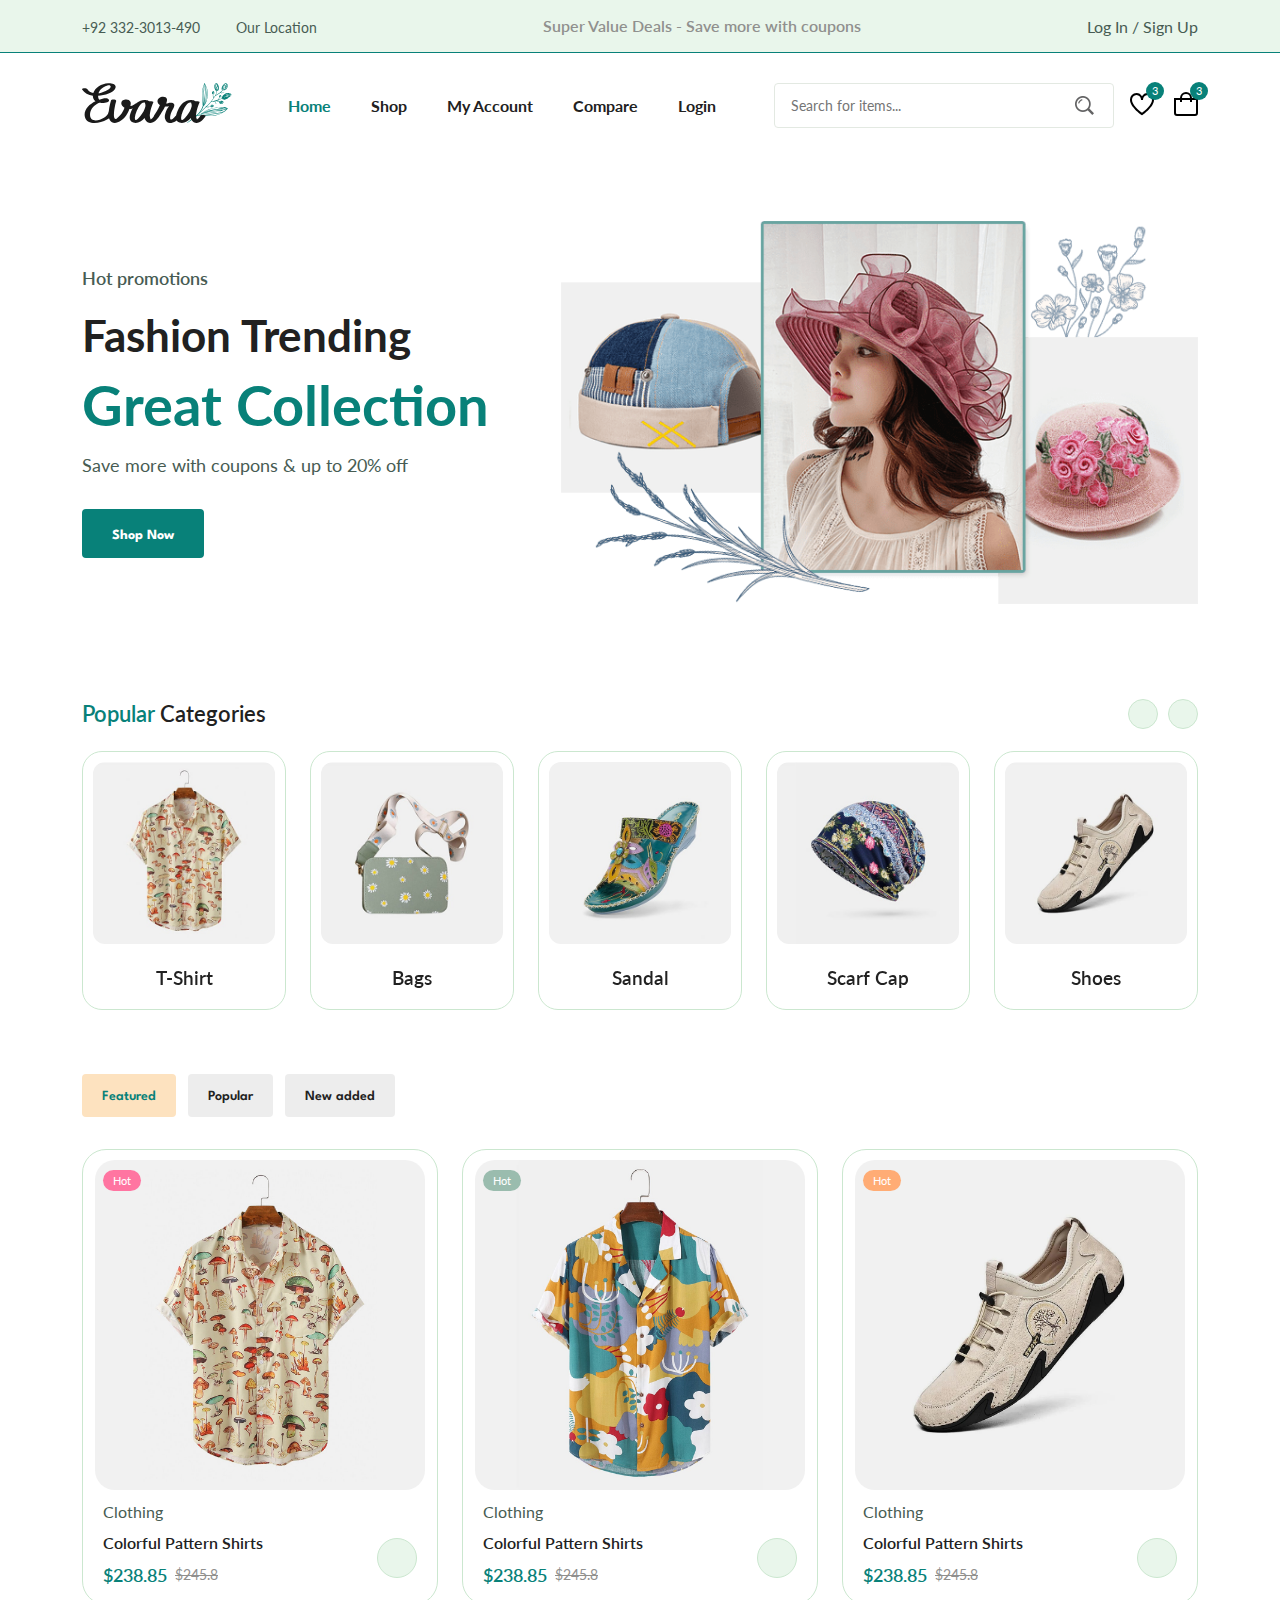
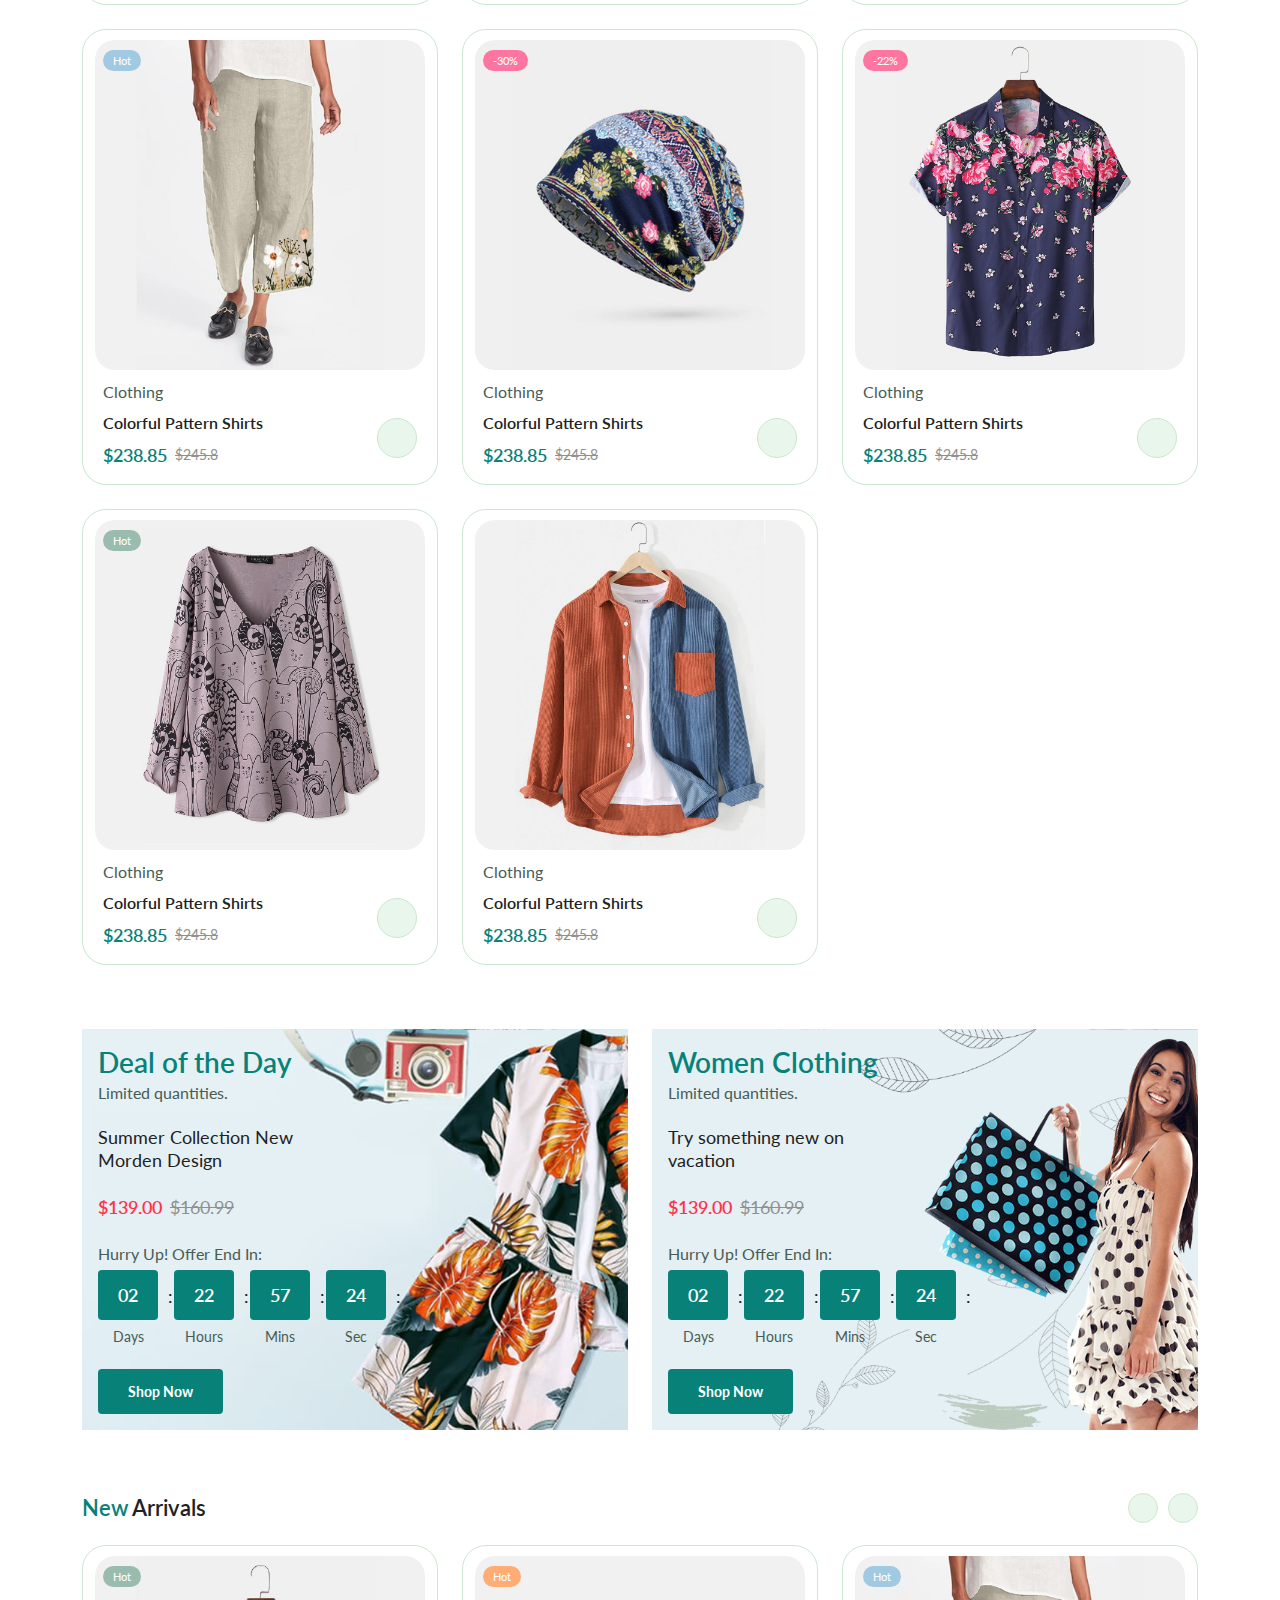
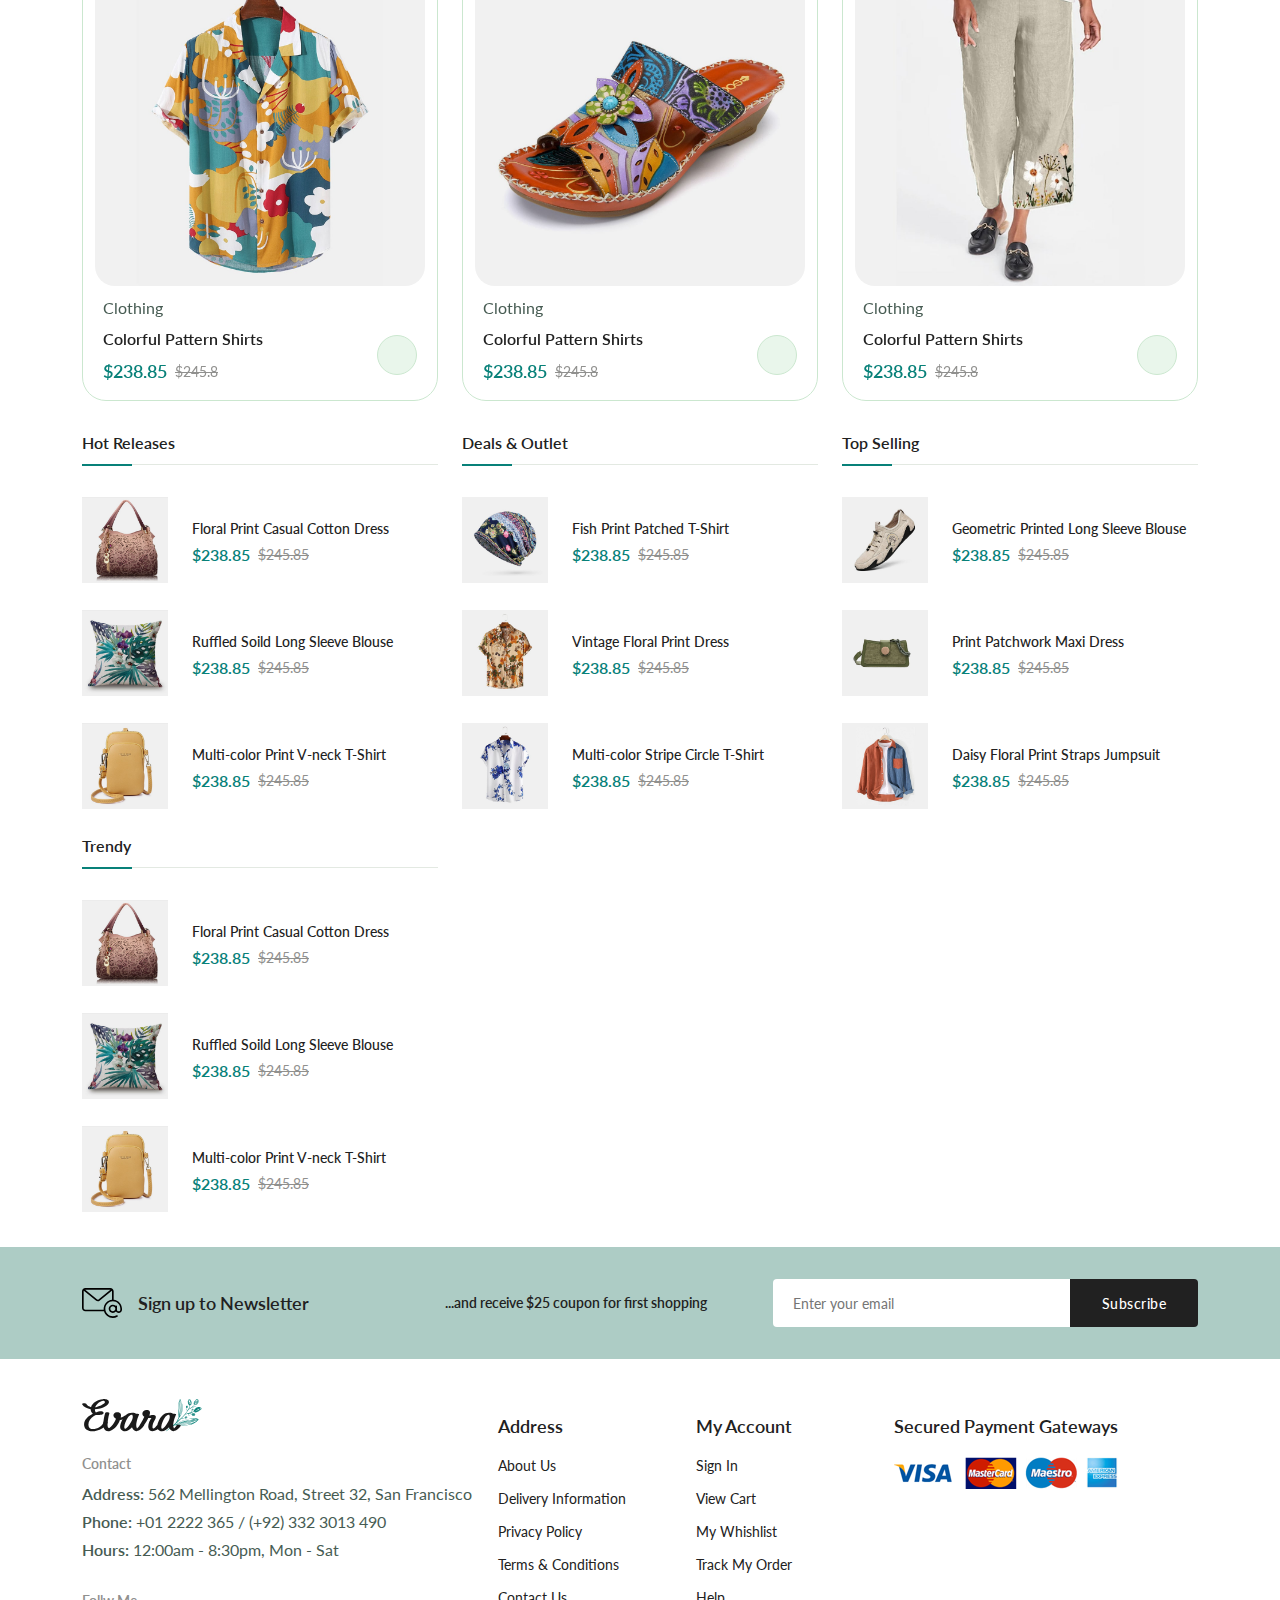
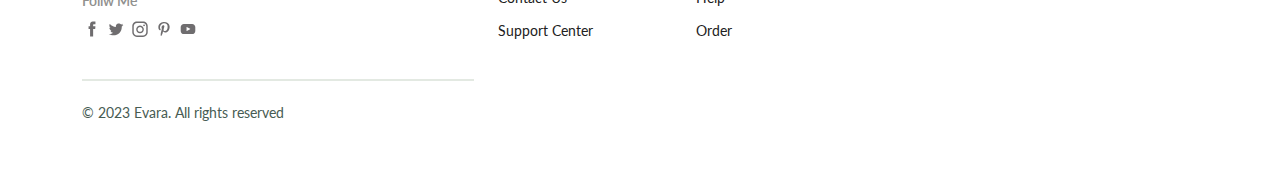
<file: index.html>
<!DOCTYPE html>
<html lang="en">
<head>
    <meta charset="UTF-8">
    <meta name="viewport" content="width=device-width, initial-scale=1.0" />

<!--=============== FLATICON ===============-->
<link 
rel='stylesheet' 
href='https://cdn-uicons.flaticon.com/uicons-regular-straight/css/uicons-regular-straight.css' 
/>

<!--=============== SWIPER CSS ===============-->
<link
  rel="stylesheet"
  href="https://cdn.jsdelivr.net/npm/swiper@10/swiper-bundle.min.css"
/>

<!--=============== CSS ===============-->
<link rel="stylesheet" href="assets/css/styles.css" />

    <title>E-commerce website</title>
</head>
<body>
    <!--=============== HEADER ===============-->
<header class="header">
    <div class="header__top">
        <div class="header__container container">
            <div class="header__contact">
                <span>+92 332-3013-490</span>

                <span>Our Location</span>

            </div>

            <p class="header__alert-news">
                Super Value Deals - Save more with coupons
            </p>

            <a href="login-register.html" class="header__top-action">
                Log In / Sign Up
            </a>
        </div>
    </div>

    <nav class="nav container">
        <a href="index.html" class="nav__logo">
            <img src="assets/img/logo.svg" alt="" class="nav__logo-img">
        </a>

        <div class="nav__menu" id="nav-menu">
            <div class="nav__menu-top">
                <a href="index.html" class="nav__menu-logo">
                    <img src="assets/img/logo.svg" alt="">
                </a>

                <div class="nav__close" id="nav-close">
                    <i class="fi fi-rs-cross-small"></i>
                </div>
            </div>

            <ul class="nav__list">
                <li class="nav__item">
                    <a href="index.html" class="nav__link active-link">Home</a>
                </li>

                <li class="nav__item">
                    <a href="shop.html" class="nav__link">Shop</a>
                </li>

                <li class="nav__item">
                    <a href="accounts.html" class="nav__link">My Account</a>
                </li>

                <li class="nav__item">
                    <a href="compare.html" class="nav__link">Compare</a>
                </li>

                <li class="nav__item">
                    <a href="login-register.html" class="nav__link">Login</a>
                </li>
            </ul>

            <div class="header__search">
                <input 
                type="text" 
                placeholder="Search for items..." 
                class="form__input"
                />

                <button class="search__btn">
                    <img src="assets/img/search.png" alt="" />
                </button>
            </div>
        </div>

        <div class="header__user-actions">
            <a href="wishlist.html" class="header__action-btn">
                <img src="assets/img/icon-heart.svg" alt="">
                <span class="count">3</span>
            </a>

            <a href="cart.html" class="header__action-btn">
                <img src="assets/img/icon-cart.svg" alt="">
                <span class="count">3</span>
            </a>

            <div class="header__action-btn nav__toggle" id="nav-toggle">
                <img src="assets/img/menu-burger.svg" alt="">
            </div>
        </div>
    </nav>
</header>

<!--=============== MAIN ===============-->
<main class="main">
 
 <!--=============== HOME ===============-->
<section class="home section--lg">
    <div class="home__container container grid">
        <div class="home__content">
            <span class="home__subtitle">Hot promotions</span>
            <h1 class="home__title">
                Fashion Trending <span>Great Collection</span>
            </h1>
            <p class="home__description">
                Save more with coupons & up to 20% off
            </p>
            <a href="shop.html" class="btn">Shop Now</a>
        </div>
        
        <img src="assets/img/home-img.png" alt="" class="home__img" />
    </div>
</section>

<!--=============== CATEGORIES ===============-->
<section class="categories container section">
    <h3 class="section__title"><span>Popular</span> Categories</h3>

    <div class="categories__container swiper">
        <div class="swiper-wrapper">
            <a href="shop.html" class="category__item swiper-slide">
                <img src="assets/img/category-1.jpg" alt="" class="category__img">

                <h3 class="categories__title">T-Shirt</h3>
            </a>

            <a href="shop.html" class="category__item swiper-slide">
                <img src="assets/img/category-2.jpg" alt="" class="category__img">

                <h3 class="categories__title">Bags</h3>
            </a>

            <a href="shop.html" class="category__item swiper-slide">
                <img src="assets/img/category-3.jpg" alt="" class="category__img">

                <h3 class="categories__title">Sandal</h3>
            </a>

            <a href="shop.html" class="category__item swiper-slide">
                <img src="assets/img/category-4.jpg" alt="" class="category__img">

                <h3 class="categories__title">Scarf Cap</h3>
            </a>

            <a href="shop.html" class="category__item swiper-slide">
                <img src="assets/img/category-5.jpg" alt="" class="category__img">

                <h3 class="categories__title">Shoes</h3>
            </a>

            <a href="shop.html" class="category__item swiper-slide">
                <img src="assets/img/category-6.jpg" alt="" class="category__img">

                <h3 class="categories__title">Pillowcase</h3>
            </a>

            <a href="shop.html" class="category__item swiper-slide">
                <img src="assets/img/category-7.jpg" alt="" class="category__img">

                <h3 class="categories__title">Jumpsuit</h3>
            </a>

            <a href="shop.html" class="category__item swiper-slide">
                <img src="assets/img/category-8.jpg" alt="" class="category__img">

                <h3 class="categories__title">Hats</h3>
            </a>
        </div>

         <div class="swiper-button-next">
            <i class="fi fi-rs-angle-right"></i>
         </div>
    <div class="swiper-button-prev">
        <i class="fi fi-rs-angle-left"></i>
    </div>
    </div>
</section> 

<!--=============== PRODUCTS ===============-->
<section class="products section container">
    <div class="tab__btns">
        <span class="tab__btn active-tab" data-target="#featured">Featured</span
        >
        <span class="tab__btn" data-target="#popular">Popular</span>
        <span class="tab__btn" data-target="#new-added">New added</span>
    </div>

    <div class="tab__items">
        <div class="tab__item active-tab" content id="featured">
            <div class="products__container grid">
                <div class="product__item">
                    <div class="product__banner">
                        <a href="details.html" class="product__images">
                            <img src="assets/img/product-1-1.jpg" 
                            alt="" 
                            class="product__img default"
                            />

                            <img src="assets/img/product-1-2.jpg" 
                            alt="" 
                            class="product__img hover"
                            />
                        </a>

                        <div class="product__actions">
                            <a href="#" class="action__btn" aria-label="Quick View">
                                <i class="fi fi-rs-eye"></i>
                            </a>

                            <a href="#" 
                            class="action__btn" 
                            aria-label="Add To Whishlist"
                            >
                                <i class="fi fi-rs-heart"></i>
                            </a>

                            <a href="#" class="action__btn" aria-label="Compare">
                                <i class="fi fi-rs-shuffle"></i>
                            </a>
                        </div>

                        <div class="product__badge light-pink">Hot</div>
                    </div>

                    <div class="product__content">
                        <span class="product__catgory">Clothing</span>
                        <a href="details.html">
                            <h3 class="product__title">Colorful Pattern Shirts</h3>
                        </a>
                        <div class="product__rating">
                            <i class="fi fi-rs-star"></i>
                            <i class="fi fi-rs-star"></i>
                            <i class="fi fi-rs-star"></i>
                            <i class="fi fi-rs-star"></i>
                            <i class="fi fi-rs-star"></i>
                        </div>
                        <div class="product__price flex">
                            <span class="new__price">$238.85</span>
                            <span class="old__price">$245.8</span>
                        </div>


                        <a href="#" 
                        class="action__btn cart__btn" 
                        aria-label="Add To Cart"
                        >
                            <i class="fi fi-rs-shopping-bag-add"></i>
                        </a>
                    </div>
                </div>

                <div class="product__item">
                    <div class="product__banner">
                        <a href="details.html" class="product__images">
                            <img src="assets/img/product-2-1.jpg" 
                            alt="" 
                            class="product__img default"
                            />

                            <img src="assets/img/product-2-2.jpg" 
                            alt="" 
                            class="product__img hover"
                            />
                        </a>

                        <div class="product__actions">
                            <a href="#" class="action__btn" aria-label="Quick View">
                                <i class="fi fi-rs-eye"></i>
                            </a>

                            <a href="#" 
                            class="action__btn" 
                            aria-label="Add To Whishlist"
                            >
                                <i class="fi fi-rs-heart"></i>
                            </a>

                            <a href="#" class="action__btn" aria-label="Compare">
                                <i class="fi fi-rs-shuffle"></i>
                            </a>
                        </div>

                        <div class="product__badge light-green">Hot</div>
                    </div>

                    <div class="product__content">
                        <span class="product__catgory">Clothing</span>
                        <a href="details.html">
                            <h3 class="product__title">Colorful Pattern Shirts</h3>
                        </a>
                        <div class="product__rating">
                            <i class="fi fi-rs-star"></i>
                            <i class="fi fi-rs-star"></i>
                            <i class="fi fi-rs-star"></i>
                            <i class="fi fi-rs-star"></i>
                            <i class="fi fi-rs-star"></i>
                        </div>
                        <div class="product__price flex">
                            <span class="new__price">$238.85</span>
                            <span class="old__price">$245.8</span>
                        </div>


                        <a href="#" 
                        class="action__btn cart__btn" 
                        aria-label="Add To Cart"
                        >
                            <i class="fi fi-rs-shopping-bag-add"></i>
                        </a>
                    </div>
                </div>

                <div class="product__item">
                    <div class="product__banner">
                        <a href="details.html" class="product__images">
                            <img src="assets/img/product-3-1.jpg" 
                            alt="" 
                            class="product__img default"
                            />

                            <img src="assets/img/product-3-2.jpg" 
                            alt="" 
                            class="product__img hover"
                            />
                        </a>

                        <div class="product__actions">
                            <a href="#" class="action__btn" aria-label="Quick View">
                                <i class="fi fi-rs-eye"></i>
                            </a>

                            <a href="#" 
                            class="action__btn" 
                            aria-label="Add To Whishlist"
                            >
                                <i class="fi fi-rs-heart"></i>
                            </a>

                            <a href="#" class="action__btn" aria-label="Compare">
                                <i class="fi fi-rs-shuffle"></i>
                            </a>
                        </div>

                        <div class="product__badge light-orange">Hot</div>
                    </div>

                    <div class="product__content">
                        <span class="product__catgory">Clothing</span>
                        <a href="details.html">
                            <h3 class="product__title">Colorful Pattern Shirts</h3>
                        </a>
                        <div class="product__rating">
                            <i class="fi fi-rs-star"></i>
                            <i class="fi fi-rs-star"></i>
                            <i class="fi fi-rs-star"></i>
                            <i class="fi fi-rs-star"></i>
                            <i class="fi fi-rs-star"></i>
                        </div>
                        <div class="product__price flex">
                            <span class="new__price">$238.85</span>
                            <span class="old__price">$245.8</span>
                        </div>


                        <a href="#" 
                        class="action__btn cart__btn" 
                        aria-label="Add To Cart"
                        >
                            <i class="fi fi-rs-shopping-bag-add"></i>
                        </a>
                    </div>
                </div>

                <div class="product__item">
                    <div class="product__banner">
                        <a href="details.html" class="product__images">
                            <img src="assets/img/product-4-1.jpg" 
                            alt="" 
                            class="product__img default">

                            <img src="assets/img/product-4-2.jpg" 
                            alt="" 
                            class="product__img hover">
                        </a>

                        <div class="product__actions">
                            <a href="#" class="action__btn" aria-label="Quick View">
                                <i class="fi fi-rs-eye"></i>
                            </a>

                            <a href="#" 
                            class="action__btn" 
                            aria-label="Add To Whishlist"
                            >
                                <i class="fi fi-rs-heart"></i>
                            </a>

                            <a href="#" class="action__btn" aria-label="Compare">
                                <i class="fi fi-rs-shuffle"></i>
                            </a>
                        </div>

                        <div class="product__badge light-blue">Hot</div>
                    </div>

                    <div class="product__content">
                        <span class="product__catgory">Clothing</span>
                        <a href="details.html">
                            <h3 class="product__title">Colorful Pattern Shirts</h3>
                        </a>
                        <div class="product__rating">
                            <i class="fi fi-rs-star"></i>
                            <i class="fi fi-rs-star"></i>
                            <i class="fi fi-rs-star"></i>
                            <i class="fi fi-rs-star"></i>
                            <i class="fi fi-rs-star"></i>
                        </div>
                        <div class="product__price flex">
                            <span class="new__price">$238.85</span>
                            <span class="old__price">$245.8</span>
                        </div>


                        <a href="#" 
                        class="action__btn cart__btn" 
                        aria-label="Add To Cart"
                        >
                            <i class="fi fi-rs-shopping-bag-add"></i>
                        </a>
                    </div>
                </div>

                <div class="product__item">
                    <div class="product__banner">
                        <a href="details.html" class="product__images">
                            <img src="assets/img/product-5-1.jpg" 
                            alt="" 
                            class="product__img default"
                            />

                            <img src="assets/img/product-5-2.jpg" 
                            alt="" 
                            class="product__img hover"
                            />
                        </a>

                        <div class="product__actions">
                            <a href="#" class="action__btn" aria-label="Quick View">
                                <i class="fi fi-rs-eye"></i>
                            </a>

                            <a href="#" 
                            class="action__btn" 
                            aria-label="Add To Whishlist"
                            >
                                <i class="fi fi-rs-heart"></i>
                            </a>

                            <a href="#" class="action__btn" aria-label="Compare">
                                <i class="fi fi-rs-shuffle"></i>
                            </a>
                        </div>

                        <div class="product__badge light-pink">-30%</div>
                    </div>

                    <div class="product__content">
                        <span class="product__catgory">Clothing</span>
                        <a href="details.html">
                            <h3 class="product__title">Colorful Pattern Shirts</h3>
                        </a>
                        <div class="product__rating">
                            <i class="fi fi-rs-star"></i>
                            <i class="fi fi-rs-star"></i>
                            <i class="fi fi-rs-star"></i>
                            <i class="fi fi-rs-star"></i>
                            <i class="fi fi-rs-star"></i>
                        </div>
                        <div class="product__price flex">
                            <span class="new__price">$238.85</span>
                            <span class="old__price">$245.8</span>
                        </div>


                        <a href="#" 
                        class="action__btn cart__btn" 
                        aria-label="Add To Cart"
                        >
                            <i class="fi fi-rs-shopping-bag-add"></i>
                        </a>
                    </div>
                </div>

                <div class="product__item">
                    <div class="product__banner">
                        <a href="details.html" class="product__images">
                            <img src="assets/img/product-6-1.jpg" 
                            alt="" 
                            class="product__img default"
                            />

                            <img src="assets/img/product-6-2.jpg" 
                            alt="" 
                            class="product__img hover"
                            />
                        </a>

                        <div class="product__actions">
                            <a href="#" class="action__btn" aria-label="Quick View">
                                <i class="fi fi-rs-eye"></i>
                            </a>

                            <a href="#" 
                            class="action__btn" 
                            aria-label="Add To Whishlist"
                            >
                                <i class="fi fi-rs-heart"></i>
                            </a>

                            <a href="#" class="action__btn" aria-label="Compare">
                                <i class="fi fi-rs-shuffle"></i>
                            </a>
                        </div>

                        <div class="product__badge light-pink">-22%</div>
                    </div>

                    <div class="product__content">
                        <span class="product__catgory">Clothing</span>
                        <a href="details.html">
                            <h3 class="product__title">Colorful Pattern Shirts</h3>
                        </a>
                        <div class="product__rating">
                            <i class="fi fi-rs-star"></i>
                            <i class="fi fi-rs-star"></i>
                            <i class="fi fi-rs-star"></i>
                            <i class="fi fi-rs-star"></i>
                            <i class="fi fi-rs-star"></i>
                        </div>
                        <div class="product__price flex">
                            <span class="new__price">$238.85</span>
                            <span class="old__price">$245.8</span>
                        </div>


                        <a href="#" 
                        class="action__btn cart__btn" 
                        aria-label="Add To Cart"
                        >
                            <i class="fi fi-rs-shopping-bag-add"></i>
                        </a>
                    </div>
                </div>

                <div class="product__item">
                    <div class="product__banner">
                        <a href="details.html" class="product__images">
                            <img src="assets/img/product-7-1.jpg" 
                            alt="" 
                            class="product__img default"
                            />

                            <img src="assets/img/product-7-2.jpg" 
                            alt="" 
                            class="product__img hover"
                            />
                        </a>

                        <div class="product__actions">
                            <a href="#" class="action__btn" aria-label="Quick View">
                                <i class="fi fi-rs-eye"></i>
                            </a>

                            <a href="#" 
                            class="action__btn" 
                            aria-label="Add To Whishlist"
                            >
                                <i class="fi fi-rs-heart"></i>
                            </a>

                            <a href="#" class="action__btn" aria-label="Compare">
                                <i class="fi fi-rs-shuffle"></i>
                            </a>
                        </div>

                        <div class="product__badge light-green">Hot</div>
                    </div>

                    <div class="product__content">
                        <span class="product__catgory">Clothing</span>
                        <a href="details.html">
                            <h3 class="product__title">Colorful Pattern Shirts</h3>
                        </a>
                        <div class="product__rating">
                            <i class="fi fi-rs-star"></i>
                            <i class="fi fi-rs-star"></i>
                            <i class="fi fi-rs-star"></i>
                            <i class="fi fi-rs-star"></i>
                            <i class="fi fi-rs-star"></i>
                        </div>
                        <div class="product__price flex">
                            <span class="new__price">$238.85</span>
                            <span class="old__price">$245.8</span>
                        </div>


                        <a href="#" 
                        class="action__btn cart__btn" 
                        aria-label="Add To Cart"
                        >
                            <i class="fi fi-rs-shopping-bag-add"></i>
                        </a>
                    </div>
                </div>

                <div class="product__item">
                    <div class="product__banner">
                        <a href="details.html" class="product__images">
                            <img src="assets/img/product-8-1.jpg" 
                            alt="" 
                            class="product__img default"
                            />

                            <img src="assets/img/product-8-2.jpg" 
                            alt="" 
                            class="product__img hover"
                            />
                        </a>

                        <div class="product__actions">
                            <a href="#" class="action__btn" aria-label="Quick View">
                                <i class="fi fi-rs-eye"></i>
                            </a>

                            <a href="#" 
                            class="action__btn" 
                            aria-label="Add To Whishlist"
                            >
                                <i class="fi fi-rs-heart"></i>
                            </a>

                            <a href="#" class="action__btn" aria-label="Compare">
                                <i class="fi fi-rs-shuffle"></i>
                            </a>
                        </div>

                    </div>

                    <div class="product__content">
                        <span class="product__catgory">Clothing</span>
                        <a href="details.html">
                            <h3 class="product__title">Colorful Pattern Shirts</h3>
                        </a>
                        <div class="product__rating">
                            <i class="fi fi-rs-star"></i>
                            <i class="fi fi-rs-star"></i>
                            <i class="fi fi-rs-star"></i>
                            <i class="fi fi-rs-star"></i>
                            <i class="fi fi-rs-star"></i>
                        </div>
                        <div class="product__price flex">
                            <span class="new__price">$238.85</span>
                            <span class="old__price">$245.8</span>
                        </div>


                        <a href="#" 
                        class="action__btn cart__btn" 
                        aria-label="Add To Cart"
                        >
                            <i class="fi fi-rs-shopping-bag-add"></i>
                        </a>
                    </div>
                </div>
            </div>
        </div>

        <div class="tab__item" content id="popular">
            <div class="products__container grid">
                <div class="product__item">
                    <div class="product__banner">
                        <a href="details.html" class="product__images">
                            <img src="assets/img/product-9-1.jpg" 
                            alt="" 
                            class="product__img default"
                            />

                            <img src="assets/img/product-9-2.jpg" 
                            alt="" 
                            class="product__img hover"
                            />
                        </a>

                        <div class="product__actions">
                            <a href="#" class="action__btn" aria-label="Quick View">
                                <i class="fi fi-rs-eye"></i>
                            </a>

                            <a href="#" 
                            class="action__btn" 
                            aria-label="Add To Whishlist"
                            >
                                <i class="fi fi-rs-heart"></i>
                            </a>

                            <a href="#" class="action__btn" aria-label="Compare">
                                <i class="fi fi-rs-shuffle"></i>
                            </a>
                        </div>

                        <div class="product__badge light-pink">Hot</div>
                    </div>

                    <div class="product__content">
                        <span class="product__catgory">Clothing</span>
                        <a href="details.html">
                            <h3 class="product__title">Colorful Pattern Shirts</h3>
                        </a>
                        <div class="product__rating">
                            <i class="fi fi-rs-star"></i>
                            <i class="fi fi-rs-star"></i>
                            <i class="fi fi-rs-star"></i>
                            <i class="fi fi-rs-star"></i>
                            <i class="fi fi-rs-star"></i>
                        </div>
                        <div class="product__price flex">
                            <span class="new__price">$238.85</span>
                            <span class="old__price">$245.8</span>
                        </div>


                        <a href="#" 
                        class="action__btn cart__btn" 
                        aria-label="Add To Cart"
                        >
                            <i class="fi fi-rs-shopping-bag-add"></i>
                        </a>
                    </div>
                </div>

                <div class="product__item">
                    <div class="product__banner">
                        <a href="details.html" class="product__images">
                            <img src="assets/img/product-2-1.jpg" 
                            alt="" 
                            class="product__img default"
                            />

                            <img src="assets/img/product-2-2.jpg" 
                            alt="" 
                            class="product__img hover"
                            />
                        </a>

                        <div class="product__actions">
                            <a href="#" class="action__btn" aria-label="Quick View">
                                <i class="fi fi-rs-eye"></i>
                            </a>

                            <a href="#" 
                            class="action__btn" 
                            aria-label="Add To Whishlist"
                            >
                                <i class="fi fi-rs-heart"></i>
                            </a>

                            <a href="#" class="action__btn" aria-label="Compare">
                                <i class="fi fi-rs-shuffle"></i>
                            </a>
                        </div>

                        <div class="product__badge light-green">Hot</div>
                    </div>

                    <div class="product__content">
                        <span class="product__catgory">Clothing</span>
                        <a href="details.html">
                            <h3 class="product__title">Colorful Pattern Shirts</h3>
                        </a>
                        <div class="product__rating">
                            <i class="fi fi-rs-star"></i>
                            <i class="fi fi-rs-star"></i>
                            <i class="fi fi-rs-star"></i>
                            <i class="fi fi-rs-star"></i>
                            <i class="fi fi-rs-star"></i>
                        </div>
                        <div class="product__price flex">
                            <span class="new__price">$238.85</span>
                            <span class="old__price">$245.8</span>
                        </div>


                        <a href="#" 
                        class="action__btn cart__btn" 
                        aria-label="Add To Cart"
                        >
                            <i class="fi fi-rs-shopping-bag-add"></i>
                        </a>
                    </div>
                </div>

                <div class="product__item">
                    <div class="product__banner">
                        <a href="details.html" class="product__images">
                            <img src="assets/img/product-10-1.jpg" 
                            alt="" 
                            class="product__img default"
                            />

                            <img src="assets/img/product-10-2.jpg" 
                            alt="" 
                            class="product__img hover"
                            />
                        </a>

                        <div class="product__actions">
                            <a href="#" class="action__btn" aria-label="Quick View">
                                <i class="fi fi-rs-eye"></i>
                            </a>

                            <a href="#" 
                            class="action__btn" 
                            aria-label="Add To Whishlist"
                            >
                                <i class="fi fi-rs-heart"></i>
                            </a>

                            <a href="#" class="action__btn" aria-label="Compare">
                                <i class="fi fi-rs-shuffle"></i>
                            </a>
                        </div>

                        <div class="product__badge light-orange">Hot</div>
                    </div>

                    <div class="product__content">
                        <span class="product__catgory">Clothing</span>
                        <a href="details.html">
                            <h3 class="product__title">Colorful Pattern Shirts</h3>
                        </a>
                        <div class="product__rating">
                            <i class="fi fi-rs-star"></i>
                            <i class="fi fi-rs-star"></i>
                            <i class="fi fi-rs-star"></i>
                            <i class="fi fi-rs-star"></i>
                            <i class="fi fi-rs-star"></i>
                        </div>
                        <div class="product__price flex">
                            <span class="new__price">$238.85</span>
                            <span class="old__price">$245.8</span>
                        </div>


                        <a href="#" 
                        class="action__btn cart__btn" 
                        aria-label="Add To Cart"
                        >
                            <i class="fi fi-rs-shopping-bag-add"></i>
                        </a>
                    </div>
                </div>

                <div class="product__item">
                    <div class="product__banner">
                        <a href="details.html" class="product__images">
                            <img src="assets/img/product-4-1.jpg" 
                            alt="" 
                            class="product__img default">

                            <img src="assets/img/product-4-2.jpg" 
                            alt="" 
                            class="product__img hover">
                        </a>

                        <div class="product__actions">
                            <a href="#" class="action__btn" aria-label="Quick View">
                                <i class="fi fi-rs-eye"></i>
                            </a>

                            <a href="#" 
                            class="action__btn" 
                            aria-label="Add To Whishlist"
                            >
                                <i class="fi fi-rs-heart"></i>
                            </a>

                            <a href="#" class="action__btn" aria-label="Compare">
                                <i class="fi fi-rs-shuffle"></i>
                            </a>
                        </div>

                        <div class="product__badge light-blue">Hot</div>
                    </div>

                    <div class="product__content">
                        <span class="product__catgory">Clothing</span>
                        <a href="details.html">
                            <h3 class="product__title">Colorful Pattern Shirts</h3>
                        </a>
                        <div class="product__rating">
                            <i class="fi fi-rs-star"></i>
                            <i class="fi fi-rs-star"></i>
                            <i class="fi fi-rs-star"></i>
                            <i class="fi fi-rs-star"></i>
                            <i class="fi fi-rs-star"></i>
                        </div>
                        <div class="product__price flex">
                            <span class="new__price">$238.85</span>
                            <span class="old__price">$245.8</span>
                        </div>


                        <a href="#" 
                        class="action__btn cart__btn" 
                        aria-label="Add To Cart"
                        >
                            <i class="fi fi-rs-shopping-bag-add"></i>
                        </a>
                    </div>
                </div>

                <div class="product__item">
                    <div class="product__banner">
                        <a href="details.html" class="product__images">
                            <img src="assets/img/product-5-1.jpg" 
                            alt="" 
                            class="product__img default"
                            />

                            <img src="assets/img/product-5-2.jpg" 
                            alt="" 
                            class="product__img hover"
                            />
                        </a>

                        <div class="product__actions">
                            <a href="#" class="action__btn" aria-label="Quick View">
                                <i class="fi fi-rs-eye"></i>
                            </a>

                            <a href="#" 
                            class="action__btn" 
                            aria-label="Add To Whishlist"
                            >
                                <i class="fi fi-rs-heart"></i>
                            </a>

                            <a href="#" class="action__btn" aria-label="Compare">
                                <i class="fi fi-rs-shuffle"></i>
                            </a>
                        </div>

                        <div class="product__badge light-pink">-30%</div>
                    </div>

                    <div class="product__content">
                        <span class="product__catgory">Clothing</span>
                        <a href="details.html">
                            <h3 class="product__title">Colorful Pattern Shirts</h3>
                        </a>
                        <div class="product__rating">
                            <i class="fi fi-rs-star"></i>
                            <i class="fi fi-rs-star"></i>
                            <i class="fi fi-rs-star"></i>
                            <i class="fi fi-rs-star"></i>
                            <i class="fi fi-rs-star"></i>
                        </div>
                        <div class="product__price flex">
                            <span class="new__price">$238.85</span>
                            <span class="old__price">$245.8</span>
                        </div>


                        <a href="#" 
                        class="action__btn cart__btn" 
                        aria-label="Add To Cart"
                        >
                            <i class="fi fi-rs-shopping-bag-add"></i>
                        </a>
                    </div>
                </div>

                <div class="product__item">
                    <div class="product__banner">
                        <a href="details.html" class="product__images">
                            <img src="assets/img/product-11-1.jpg" 
                            alt="" 
                            class="product__img default"
                            />

                            <img src="assets/img/product-11-2.jpg" 
                            alt="" 
                            class="product__img hover"
                            />
                        </a>

                        <div class="product__actions">
                            <a href="#" class="action__btn" aria-label="Quick View">
                                <i class="fi fi-rs-eye"></i>
                            </a>

                            <a href="#" 
                            class="action__btn" 
                            aria-label="Add To Whishlist"
                            >
                                <i class="fi fi-rs-heart"></i>
                            </a>

                            <a href="#" class="action__btn" aria-label="Compare">
                                <i class="fi fi-rs-shuffle"></i>
                            </a>
                        </div>

                        <div class="product__badge light-pink">-22%</div>
                    </div>

                    <div class="product__content">
                        <span class="product__catgory">Clothing</span>
                        <a href="details.html">
                            <h3 class="product__title">Colorful Pattern Shirts</h3>
                        </a>
                        <div class="product__rating">
                            <i class="fi fi-rs-star"></i>
                            <i class="fi fi-rs-star"></i>
                            <i class="fi fi-rs-star"></i>
                            <i class="fi fi-rs-star"></i>
                            <i class="fi fi-rs-star"></i>
                        </div>
                        <div class="product__price flex">
                            <span class="new__price">$238.85</span>
                            <span class="old__price">$245.8</span>
                        </div>


                        <a href="#" 
                        class="action__btn cart__btn" 
                        aria-label="Add To Cart"
                        >
                            <i class="fi fi-rs-shopping-bag-add"></i>
                        </a>
                    </div>
                </div>

                <div class="product__item">
                    <div class="product__banner">
                        <a href="details.html" class="product__images">
                            <img src="assets/img/product-7-1.jpg" 
                            alt="" 
                            class="product__img default"
                            />

                            <img src="assets/img/product-7-2.jpg" 
                            alt="" 
                            class="product__img hover"
                            />
                        </a>

                        <div class="product__actions">
                            <a href="#" class="action__btn" aria-label="Quick View">
                                <i class="fi fi-rs-eye"></i>
                            </a>

                            <a href="#" 
                            class="action__btn" 
                            aria-label="Add To Whishlist"
                            >
                                <i class="fi fi-rs-heart"></i>
                            </a>

                            <a href="#" class="action__btn" aria-label="Compare">
                                <i class="fi fi-rs-shuffle"></i>
                            </a>
                        </div>

                        <div class="product__badge light-green">Hot</div>
                    </div>

                    <div class="product__content">
                        <span class="product__catgory">Clothing</span>
                        <a href="details.html">
                            <h3 class="product__title">Colorful Pattern Shirts</h3>
                        </a>
                        <div class="product__rating">
                            <i class="fi fi-rs-star"></i>
                            <i class="fi fi-rs-star"></i>
                            <i class="fi fi-rs-star"></i>
                            <i class="fi fi-rs-star"></i>
                            <i class="fi fi-rs-star"></i>
                        </div>
                        <div class="product__price flex">
                            <span class="new__price">$238.85</span>
                            <span class="old__price">$245.8</span>
                        </div>


                        <a href="#" 
                        class="action__btn cart__btn" 
                        aria-label="Add To Cart"
                        >
                            <i class="fi fi-rs-shopping-bag-add"></i>
                        </a>
                    </div>
                </div>

                <div class="product__item">
                    <div class="product__banner">
                        <a href="details.html" class="product__images">
                            <img src="assets/img/product-8-1.jpg" 
                            alt="" 
                            class="product__img default"
                            />

                            <img src="assets/img/product-8-2.jpg" 
                            alt="" 
                            class="product__img hover"
                            />
                        </a>

                        <div class="product__actions">
                            <a href="#" class="action__btn" aria-label="Quick View">
                                <i class="fi fi-rs-eye"></i>
                            </a>

                            <a href="#" 
                            class="action__btn" 
                            aria-label="Add To Whishlist"
                            >
                                <i class="fi fi-rs-heart"></i>
                            </a>

                            <a href="#" class="action__btn" aria-label="Compare">
                                <i class="fi fi-rs-shuffle"></i>
                            </a>
                        </div>

                    </div>

                    <div class="product__content">
                        <span class="product__catgory">Clothing</span>
                        <a href="details.html">
                            <h3 class="product__title">Colorful Pattern Shirts</h3>
                        </a>
                        <div class="product__rating">
                            <i class="fi fi-rs-star"></i>
                            <i class="fi fi-rs-star"></i>
                            <i class="fi fi-rs-star"></i>
                            <i class="fi fi-rs-star"></i>
                            <i class="fi fi-rs-star"></i>
                        </div>
                        <div class="product__price flex">
                            <span class="new__price">$238.85</span>
                            <span class="old__price">$245.8</span>
                        </div>


                        <a href="#" 
                        class="action__btn cart__btn" 
                        aria-label="Add To Cart"
                        >
                            <i class="fi fi-rs-shopping-bag-add"></i>
                        </a>
                    </div>
                </div>
            </div>
        </div>

        <div class="tab__item" content id="new-added">
            <div class="products__container grid">
                <div class="product__item">
                    <div class="product__banner">
                        <a href="details.html" class="product__images">
                            <img src="assets/img/product-1-1.jpg" 
                            alt="" 
                            class="product__img default"
                            />

                            <img src="assets/img/product-1-2.jpg" 
                            alt="" 
                            class="product__img hover"
                            />
                        </a>

                        <div class="product__actions">
                            <a href="#" class="action__btn" aria-label="Quick View">
                                <i class="fi fi-rs-eye"></i>
                            </a>

                            <a href="#" 
                            class="action__btn" 
                            aria-label="Add To Whishlist"
                            >
                                <i class="fi fi-rs-heart"></i>
                            </a>

                            <a href="#" class="action__btn" aria-label="Compare">
                                <i class="fi fi-rs-shuffle"></i>
                            </a>
                        </div>

                        <div class="product__badge light-pink">Hot</div>
                    </div>

                    <div class="product__content">
                        <span class="product__catgory">Clothing</span>
                        <a href="details.html">
                            <h3 class="product__title">Colorful Pattern Shirts</h3>
                        </a>
                        <div class="product__rating">
                            <i class="fi fi-rs-star"></i>
                            <i class="fi fi-rs-star"></i>
                            <i class="fi fi-rs-star"></i>
                            <i class="fi fi-rs-star"></i>
                            <i class="fi fi-rs-star"></i>
                        </div>
                        <div class="product__price flex">
                            <span class="new__price">$238.85</span>
                            <span class="old__price">$245.8</span>
                        </div>


                        <a href="#" 
                        class="action__btn cart__btn" 
                        aria-label="Add To Cart"
                        >
                            <i class="fi fi-rs-shopping-bag-add"></i>
                        </a>
                    </div>
                </div>

                <div class="product__item">
                    <div class="product__banner">
                        <a href="details.html" class="product__images">
                            <img src="assets/img/product-12-1.jpg" 
                            alt="" 
                            class="product__img default"
                            />

                            <img src="assets/img/product-12-2.jpg" 
                            alt="" 
                            class="product__img hover"
                            />
                        </a>

                        <div class="product__actions">
                            <a href="#" class="action__btn" aria-label="Quick View">
                                <i class="fi fi-rs-eye"></i>
                            </a>

                            <a href="#" 
                            class="action__btn" 
                            aria-label="Add To Whishlist"
                            >
                                <i class="fi fi-rs-heart"></i>
                            </a>

                            <a href="#" class="action__btn" aria-label="Compare">
                                <i class="fi fi-rs-shuffle"></i>
                            </a>
                        </div>

                        <div class="product__badge light-green">Hot</div>
                    </div>

                    <div class="product__content">
                        <span class="product__catgory">Clothing</span>
                        <a href="details.html">
                            <h3 class="product__title">Colorful Pattern Shirts</h3>
                        </a>
                        <div class="product__rating">
                            <i class="fi fi-rs-star"></i>
                            <i class="fi fi-rs-star"></i>
                            <i class="fi fi-rs-star"></i>
                            <i class="fi fi-rs-star"></i>
                            <i class="fi fi-rs-star"></i>
                        </div>
                        <div class="product__price flex">
                            <span class="new__price">$238.85</span>
                            <span class="old__price">$245.8</span>
                        </div>


                        <a href="#" 
                        class="action__btn cart__btn" 
                        aria-label="Add To Cart"
                        >
                            <i class="fi fi-rs-shopping-bag-add"></i>
                        </a>
                    </div>
                </div>

                <div class="product__item">
                    <div class="product__banner">
                        <a href="details.html" class="product__images">
                            <img src="assets/img/product-3-1.jpg" 
                            alt="" 
                            class="product__img default"
                            />

                            <img src="assets/img/product-3-2.jpg" 
                            alt="" 
                            class="product__img hover"
                            />
                        </a>

                        <div class="product__actions">
                            <a href="#" class="action__btn" aria-label="Quick View">
                                <i class="fi fi-rs-eye"></i>
                            </a>

                            <a href="#" 
                            class="action__btn" 
                            aria-label="Add To Whishlist"
                            >
                                <i class="fi fi-rs-heart"></i>
                            </a>

                            <a href="#" class="action__btn" aria-label="Compare">
                                <i class="fi fi-rs-shuffle"></i>
                            </a>
                        </div>

                        <div class="product__badge light-orange">Hot</div>
                    </div>

                    <div class="product__content">
                        <span class="product__catgory">Clothing</span>
                        <a href="details.html">
                            <h3 class="product__title">Colorful Pattern Shirts</h3>
                        </a>
                        <div class="product__rating">
                            <i class="fi fi-rs-star"></i>
                            <i class="fi fi-rs-star"></i>
                            <i class="fi fi-rs-star"></i>
                            <i class="fi fi-rs-star"></i>
                            <i class="fi fi-rs-star"></i>
                        </div>
                        <div class="product__price flex">
                            <span class="new__price">$238.85</span>
                            <span class="old__price">$245.8</span>
                        </div>


                        <a href="#" 
                        class="action__btn cart__btn" 
                        aria-label="Add To Cart"
                        >
                            <i class="fi fi-rs-shopping-bag-add"></i>
                        </a>
                    </div>
                </div>

                <div class="product__item">
                    <div class="product__banner">
                        <a href="details.html" class="product__images">
                            <img src="assets/img/product-13-1.jpg" 
                            alt="" 
                            class="product__img default">

                            <img src="assets/img/product-13-2.jpg" 
                            alt="" 
                            class="product__img hover">
                        </a>

                        <div class="product__actions">
                            <a href="#" class="action__btn" aria-label="Quick View">
                                <i class="fi fi-rs-eye"></i>
                            </a>

                            <a href="#" 
                            class="action__btn" 
                            aria-label="Add To Whishlist"
                            >
                                <i class="fi fi-rs-heart"></i>
                            </a>

                            <a href="#" class="action__btn" aria-label="Compare">
                                <i class="fi fi-rs-shuffle"></i>
                            </a>
                        </div>

                        <div class="product__badge light-blue">Hot</div>
                    </div>

                    <div class="product__content">
                        <span class="product__catgory">Clothing</span>
                        <a href="details.html">
                            <h3 class="product__title">Colorful Pattern Shirts</h3>
                        </a>
                        <div class="product__rating">
                            <i class="fi fi-rs-star"></i>
                            <i class="fi fi-rs-star"></i>
                            <i class="fi fi-rs-star"></i>
                            <i class="fi fi-rs-star"></i>
                            <i class="fi fi-rs-star"></i>
                        </div>
                        <div class="product__price flex">
                            <span class="new__price">$238.85</span>
                            <span class="old__price">$245.8</span>
                        </div>


                        <a href="#" 
                        class="action__btn cart__btn" 
                        aria-label="Add To Cart"
                        >
                            <i class="fi fi-rs-shopping-bag-add"></i>
                        </a>
                    </div>
                </div>

                <div class="product__item">
                    <div class="product__banner">
                        <a href="details.html" class="product__images">
                            <img src="assets/img/product-10-1.jpg" 
                            alt="" 
                            class="product__img default"
                            />

                            <img src="assets/img/product-10-2.jpg" 
                            alt="" 
                            class="product__img hover"
                            />
                        </a>

                        <div class="product__actions">
                            <a href="#" class="action__btn" aria-label="Quick View">
                                <i class="fi fi-rs-eye"></i>
                            </a>

                            <a href="#" 
                            class="action__btn" 
                            aria-label="Add To Whishlist"
                            >
                                <i class="fi fi-rs-heart"></i>
                            </a>

                            <a href="#" class="action__btn" aria-label="Compare">
                                <i class="fi fi-rs-shuffle"></i>
                            </a>
                        </div>

                        <div class="product__badge light-pink">-30%</div>
                    </div>

                    <div class="product__content">
                        <span class="product__catgory">Clothing</span>
                        <a href="details.html">
                            <h3 class="product__title">Colorful Pattern Shirts</h3>
                        </a>
                        <div class="product__rating">
                            <i class="fi fi-rs-star"></i>
                            <i class="fi fi-rs-star"></i>
                            <i class="fi fi-rs-star"></i>
                            <i class="fi fi-rs-star"></i>
                            <i class="fi fi-rs-star"></i>
                        </div>
                        <div class="product__price flex">
                            <span class="new__price">$238.85</span>
                            <span class="old__price">$245.8</span>
                        </div>


                        <a href="#" 
                        class="action__btn cart__btn" 
                        aria-label="Add To Cart"
                        >
                            <i class="fi fi-rs-shopping-bag-add"></i>
                        </a>
                    </div>
                </div>

                <div class="product__item">
                    <div class="product__banner">
                        <a href="details.html" class="product__images">
                            <img src="assets/img/product-6-1.jpg" 
                            alt="" 
                            class="product__img default"
                            />

                            <img src="assets/img/product-6-2.jpg" 
                            alt="" 
                            class="product__img hover"
                            />
                        </a>

                        <div class="product__actions">
                            <a href="#" class="action__btn" aria-label="Quick View">
                                <i class="fi fi-rs-eye"></i>
                            </a>

                            <a href="#" 
                            class="action__btn" 
                            aria-label="Add To Whishlist"
                            >
                                <i class="fi fi-rs-heart"></i>
                            </a>

                            <a href="#" class="action__btn" aria-label="Compare">
                                <i class="fi fi-rs-shuffle"></i>
                            </a>
                        </div>

                        <div class="product__badge light-pink">-22%</div>
                    </div>

                    <div class="product__content">
                        <span class="product__catgory">Clothing</span>
                        <a href="details.html">
                            <h3 class="product__title">Colorful Pattern Shirts</h3>
                        </a>
                        <div class="product__rating">
                            <i class="fi fi-rs-star"></i>
                            <i class="fi fi-rs-star"></i>
                            <i class="fi fi-rs-star"></i>
                            <i class="fi fi-rs-star"></i>
                            <i class="fi fi-rs-star"></i>
                        </div>
                        <div class="product__price flex">
                            <span class="new__price">$238.85</span>
                            <span class="old__price">$245.8</span>
                        </div>


                        <a href="#" 
                        class="action__btn cart__btn" 
                        aria-label="Add To Cart"
                        >
                            <i class="fi fi-rs-shopping-bag-add"></i>
                        </a>
                    </div>
                </div>

                <div class="product__item">
                    <div class="product__banner">
                        <a href="details.html" class="product__images">
                            <img src="assets/img/product-9-1.jpg" 
                            alt="" 
                            class="product__img default"
                            />

                            <img src="assets/img/product-9-2.jpg" 
                            alt="" 
                            class="product__img hover"
                            />
                        </a>

                        <div class="product__actions">
                            <a href="#" class="action__btn" aria-label="Quick View">
                                <i class="fi fi-rs-eye"></i>
                            </a>

                            <a href="#" 
                            class="action__btn" 
                            aria-label="Add To Whishlist"
                            >
                                <i class="fi fi-rs-heart"></i>
                            </a>

                            <a href="#" class="action__btn" aria-label="Compare">
                                <i class="fi fi-rs-shuffle"></i>
                            </a>
                        </div>

                        <div class="product__badge light-green">Hot</div>
                    </div>

                    <div class="product__content">
                        <span class="product__catgory">Clothing</span>
                        <a href="details.html">
                            <h3 class="product__title">Colorful Pattern Shirts</h3>
                        </a>
                        <div class="product__rating">
                            <i class="fi fi-rs-star"></i>
                            <i class="fi fi-rs-star"></i>
                            <i class="fi fi-rs-star"></i>
                            <i class="fi fi-rs-star"></i>
                            <i class="fi fi-rs-star"></i>
                        </div>
                        <div class="product__price flex">
                            <span class="new__price">$238.85</span>
                            <span class="old__price">$245.8</span>
                        </div>


                        <a href="#" 
                        class="action__btn cart__btn" 
                        aria-label="Add To Cart"
                        >
                            <i class="fi fi-rs-shopping-bag-add"></i>
                        </a>
                    </div>
                </div>

                <div class="product__item">
                    <div class="product__banner">
                        <a href="details.html" class="product__images">
                            <img src="assets/img/product-8-1.jpg" 
                            alt="" 
                            class="product__img default"
                            />

                            <img src="assets/img/product-8-2.jpg" 
                            alt="" 
                            class="product__img hover"
                            />
                        </a>

                        <div class="product__actions">
                            <a href="#" class="action__btn" aria-label="Quick View">
                                <i class="fi fi-rs-eye"></i>
                            </a>

                            <a href="#" 
                            class="action__btn" 
                            aria-label="Add To Whishlist"
                            >
                                <i class="fi fi-rs-heart"></i>
                            </a>

                            <a href="#" class="action__btn" aria-label="Compare">
                                <i class="fi fi-rs-shuffle"></i>
                            </a>
                        </div>

                    </div>

                    <div class="product__content">
                        <span class="product__catgory">Clothing</span>
                        <a href="details.html">
                            <h3 class="product__title">Colorful Pattern Shirts</h3>
                        </a>
                        <div class="product__rating">
                            <i class="fi fi-rs-star"></i>
                            <i class="fi fi-rs-star"></i>
                            <i class="fi fi-rs-star"></i>
                            <i class="fi fi-rs-star"></i>
                            <i class="fi fi-rs-star"></i>
                        </div>
                        <div class="product__price flex">
                            <span class="new__price">$238.85</span>
                            <span class="old__price">$245.8</span>
                        </div>


                        <a href="#" 
                        class="action__btn cart__btn" 
                        aria-label="Add To Cart"
                        >
                            <i class="fi fi-rs-shopping-bag-add"></i>
                        </a>
                    </div>
                </div>
            </div>
        </div>
    </div>
</section> 

<!--=============== DEALS ===============-->
<section class="deals section">
    <div class="deals__container container grid">
        <div class="deals__item">
            <div class="deals__group">
                <h3 class="deals__brand">Deal of the Day</h3>
                <span class="deals__category">Limited quantities.</span>
            </div>

            <h4 class="deals__title">Summer Collection New Morden Design</h4>

            <div class="deals__price flex">
                <span class="new__price">$139.00</span>
                <span class="old__price">$160.99</span>
            </div>

            <div class="deals__group">
                <p class="deals__countdown-text">Hurry Up! Offer End In:</p>

                <div class="countdown">
                    <div class="countdown__amount">
                        <p class="countdown__period">02</p>
                        <span class="unit">Days</span>
                    </div>
                    <div class="countdown__amount">
                        <p class="countdown__period">22</p>
                        <span class="unit">Hours</span>
                    </div>
                    <div class="countdown__amount">
                        <p class="countdown__period">57</p>
                        <span class="unit">Mins</span>
                    </div>
                    <div class="countdown__amount">
                        <p class="countdown__period">24</p>
                        <span class="unit">Sec</span>
                    </div>
                </div>
            </div>

            <div class="deals__btn">
                <a href="details.html" class="btn btn--md">Shop Now</a>
            </div>
        </div>

        <div class="deals__item">
            <div class="deals__group">
                <h3 class="deals__brand">Women Clothing</h3>
                <span class="deals__category">Limited quantities.</span>
            </div>

            <h4 class="deals__title">Try something new on vacation</h4>

            <div class="deals__price flex">
                <span class="new__price">$139.00</span>
                <span class="old__price">$160.99</span>
            </div>

            <div class="deals__group">
                <p class="deals__countdown-text">Hurry Up! Offer End In:</p>

                <div class="countdown">
                    <div class="countdown__amount">
                        <p class="countdown__period">02</p>
                        <span class="unit">Days</span>
                    </div>
                    <div class="countdown__amount">
                        <p class="countdown__period">22</p>
                        <span class="unit">Hours</span>
                    </div>
                    <div class="countdown__amount">
                        <p class="countdown__period">57</p>
                        <span class="unit">Mins</span>
                    </div>
                    <div class="countdown__amount">
                        <p class="countdown__period">24</p>
                        <span class="unit">Sec</span>
                    </div>
                </div>
            </div>

            <div class="deals__btn">
                <a href="details.html" class="btn btn--md">Shop Now</a>
            </div>
        </div>
    </div>
</section> 

<!--=============== NEW ARRIVALS ===============-->
<section class="new__arrivals container section">
    <h3 class="section__title"><span>New</span> Arrivals</h3>

    <div class="new__container swiper">
        <div class="swiper-wrapper">
            <div class="product__item swiper-slide">
                <div class="product__banner">
                    <a href="details.html" class="product__images">
                        <img src="assets/img/product-2-1.jpg" 
                        alt="" 
                        class="product__img default"
                        />

                        <img src="assets/img/product-2-2.jpg" 
                        alt="" 
                        class="product__img hover"
                        />
                    </a>

                    <div class="product__actions">
                        <a href="#" class="action__btn" aria-label="Quick View">
                            <i class="fi fi-rs-eye"></i>
                        </a>

                        <a href="#" 
                        class="action__btn" 
                        aria-label="Add To Whishlist"
                        >
                            <i class="fi fi-rs-heart"></i>
                        </a>

                        <a href="#" class="action__btn" aria-label="Compare">
                            <i class="fi fi-rs-shuffle"></i>
                        </a>
                    </div>

                    <div class="product__badge light-green">Hot</div>
                </div>

                <div class="product__content">
                    <span class="product__catgory">Clothing</span>
                    <a href="details.html">
                        <h3 class="product__title">Colorful Pattern Shirts</h3>
                    </a>
                    <div class="product__rating">
                        <i class="fi fi-rs-star"></i>
                        <i class="fi fi-rs-star"></i>
                        <i class="fi fi-rs-star"></i>
                        <i class="fi fi-rs-star"></i>
                        <i class="fi fi-rs-star"></i>
                    </div>
                    <div class="product__price flex">
                        <span class="new__price">$238.85</span>
                        <span class="old__price">$245.8</span>
                    </div>


                    <a href="#" 
                    class="action__btn cart__btn" 
                    aria-label="Add To Cart"
                    >
                        <i class="fi fi-rs-shopping-bag-add"></i>
                    </a>
                </div>
            </div>

            <div class="product__item swiper-slide">
                <div class="product__banner">
                    <a href="details.html" class="product__images">
                        <img src="assets/img/product-10-1.jpg" 
                        alt="" 
                        class="product__img default"
                        />

                        <img src="assets/img/product-10-2.jpg" 
                        alt="" 
                        class="product__img hover"
                        />
                    </a>

                    <div class="product__actions">
                        <a href="#" class="action__btn" aria-label="Quick View">
                            <i class="fi fi-rs-eye"></i>
                        </a>

                        <a href="#" 
                        class="action__btn" 
                        aria-label="Add To Whishlist"
                        >
                            <i class="fi fi-rs-heart"></i>
                        </a>

                        <a href="#" class="action__btn" aria-label="Compare">
                            <i class="fi fi-rs-shuffle"></i>
                        </a>
                    </div>

                    <div class="product__badge light-orange">Hot</div>
                </div>

                <div class="product__content">
                    <span class="product__catgory">Clothing</span>
                    <a href="details.html">
                        <h3 class="product__title">Colorful Pattern Shirts</h3>
                    </a>
                    <div class="product__rating">
                        <i class="fi fi-rs-star"></i>
                        <i class="fi fi-rs-star"></i>
                        <i class="fi fi-rs-star"></i>
                        <i class="fi fi-rs-star"></i>
                        <i class="fi fi-rs-star"></i>
                    </div>
                    <div class="product__price flex">
                        <span class="new__price">$238.85</span>
                        <span class="old__price">$245.8</span>
                    </div>


                    <a href="#" 
                    class="action__btn cart__btn" 
                    aria-label="Add To Cart"
                    >
                        <i class="fi fi-rs-shopping-bag-add"></i>
                    </a>
                </div>
            </div>

            <div class="product__item swiper-slide">
                <div class="product__banner">
                    <a href="details.html" class="product__images">
                        <img src="assets/img/product-4-1.jpg" 
                        alt="" 
                        class="product__img default">

                        <img src="assets/img/product-4-2.jpg" 
                        alt="" 
                        class="product__img hover">
                    </a>

                    <div class="product__actions">
                        <a href="#" class="action__btn" aria-label="Quick View">
                            <i class="fi fi-rs-eye"></i>
                        </a>

                        <a href="#" 
                        class="action__btn" 
                        aria-label="Add To Whishlist"
                        >
                            <i class="fi fi-rs-heart"></i>
                        </a>

                        <a href="#" class="action__btn" aria-label="Compare">
                            <i class="fi fi-rs-shuffle"></i>
                        </a>
                    </div>

                    <div class="product__badge light-blue">Hot</div>
                </div>

                <div class="product__content">
                    <span class="product__catgory">Clothing</span>
                    <a href="details.html">
                        <h3 class="product__title">Colorful Pattern Shirts</h3>
                    </a>
                    <div class="product__rating">
                        <i class="fi fi-rs-star"></i>
                        <i class="fi fi-rs-star"></i>
                        <i class="fi fi-rs-star"></i>
                        <i class="fi fi-rs-star"></i>
                        <i class="fi fi-rs-star"></i>
                    </div>
                    <div class="product__price flex">
                        <span class="new__price">$238.85</span>
                        <span class="old__price">$245.8</span>
                    </div>


                    <a href="#" 
                    class="action__btn cart__btn" 
                    aria-label="Add To Cart"
                    >
                        <i class="fi fi-rs-shopping-bag-add"></i>
                    </a>
                </div>
            </div>

            <div class="product__item swiper-slide">
                <div class="product__banner">
                    <a href="details.html" class="product__images">
                        <img src="assets/img/product-5-1.jpg" 
                        alt="" 
                        class="product__img default"
                        />

                        <img src="assets/img/product-5-2.jpg" 
                        alt="" 
                        class="product__img hover"
                        />
                    </a>

                    <div class="product__actions">
                        <a href="#" class="action__btn" aria-label="Quick View">
                            <i class="fi fi-rs-eye"></i>
                        </a>

                        <a href="#" 
                        class="action__btn" 
                        aria-label="Add To Whishlist"
                        >
                            <i class="fi fi-rs-heart"></i>
                        </a>

                        <a href="#" class="action__btn" aria-label="Compare">
                            <i class="fi fi-rs-shuffle"></i>
                        </a>
                    </div>

                    <div class="product__badge light-pink">-30%</div>
                </div>

                <div class="product__content">
                    <span class="product__catgory">Clothing</span>
                    <a href="details.html">
                        <h3 class="product__title">Colorful Pattern Shirts</h3>
                    </a>
                    <div class="product__rating">
                        <i class="fi fi-rs-star"></i>
                        <i class="fi fi-rs-star"></i>
                        <i class="fi fi-rs-star"></i>
                        <i class="fi fi-rs-star"></i>
                        <i class="fi fi-rs-star"></i>
                    </div>
                    <div class="product__price flex">
                        <span class="new__price">$238.85</span>
                        <span class="old__price">$245.8</span>
                    </div>


                    <a href="#" 
                    class="action__btn cart__btn" 
                    aria-label="Add To Cart"
                    >
                        <i class="fi fi-rs-shopping-bag-add"></i>
                    </a>
                </div>
            </div>

            <div class="product__item swiper-slide">
                <div class="product__banner">
                    <a href="details.html" class="product__images">
                        <img src="assets/img/product-11-1.jpg" 
                        alt="" 
                        class="product__img default"
                        />

                        <img src="assets/img/product-11-2.jpg" 
                        alt="" 
                        class="product__img hover"
                        />
                    </a>

                    <div class="product__actions">
                        <a href="#" class="action__btn" aria-label="Quick View">
                            <i class="fi fi-rs-eye"></i>
                        </a>

                        <a href="#" 
                        class="action__btn" 
                        aria-label="Add To Whishlist"
                        >
                            <i class="fi fi-rs-heart"></i>
                        </a>

                        <a href="#" class="action__btn" aria-label="Compare">
                            <i class="fi fi-rs-shuffle"></i>
                        </a>
                    </div>

                    <div class="product__badge light-pink">-22%</div>
                </div>

                <div class="product__content">
                    <span class="product__catgory">Clothing</span>
                    <a href="details.html">
                        <h3 class="product__title">Colorful Pattern Shirts</h3>
                    </a>
                    <div class="product__rating">
                        <i class="fi fi-rs-star"></i>
                        <i class="fi fi-rs-star"></i>
                        <i class="fi fi-rs-star"></i>
                        <i class="fi fi-rs-star"></i>
                        <i class="fi fi-rs-star"></i>
                    </div>
                    <div class="product__price flex">
                        <span class="new__price">$238.85</span>
                        <span class="old__price">$245.8</span>
                    </div>


                    <a href="#" 
                    class="action__btn cart__btn" 
                    aria-label="Add To Cart"
                    >
                        <i class="fi fi-rs-shopping-bag-add"></i>
                    </a>
                </div>
            </div>

            <div class="product__item swiper-slide">
                <div class="product__banner">
                    <a href="details.html" class="product__images">
                        <img src="assets/img/product-7-1.jpg" 
                        alt="" 
                        class="product__img default"
                        />

                        <img src="assets/img/product-7-2.jpg" 
                        alt="" 
                        class="product__img hover"
                        />
                    </a>

                    <div class="product__actions">
                        <a href="#" class="action__btn" aria-label="Quick View">
                            <i class="fi fi-rs-eye"></i>
                        </a>

                        <a href="#" 
                        class="action__btn" 
                        aria-label="Add To Whishlist"
                        >
                            <i class="fi fi-rs-heart"></i>
                        </a>

                        <a href="#" class="action__btn" aria-label="Compare">
                            <i class="fi fi-rs-shuffle"></i>
                        </a>
                    </div>

                    <div class="product__badge light-green">Hot</div>
                </div>

                <div class="product__content">
                    <span class="product__catgory">Clothing</span>
                    <a href="details.html">
                        <h3 class="product__title">Colorful Pattern Shirts</h3>
                    </a>
                    <div class="product__rating">
                        <i class="fi fi-rs-star"></i>
                        <i class="fi fi-rs-star"></i>
                        <i class="fi fi-rs-star"></i>
                        <i class="fi fi-rs-star"></i>
                        <i class="fi fi-rs-star"></i>
                    </div>
                    <div class="product__price flex">
                        <span class="new__price">$238.85</span>
                        <span class="old__price">$245.8</span>
                    </div>


                    <a href="#" 
                    class="action__btn cart__btn" 
                    aria-label="Add To Cart"
                    >
                        <i class="fi fi-rs-shopping-bag-add"></i>
                    </a>
                </div>
            </div>

            <div class="product__item swiper-slide">
                <div class="product__banner">
                    <a href="details.html" class="product__images">
                        <img src="assets/img/product-8-1.jpg" 
                        alt="" 
                        class="product__img default"
                        />

                        <img src="assets/img/product-8-2.jpg" 
                        alt="" 
                        class="product__img hover"
                        />
                    </a>

                    <div class="product__actions">
                        <a href="#" class="action__btn" aria-label="Quick View">
                            <i class="fi fi-rs-eye"></i>
                        </a>

                        <a href="#" 
                        class="action__btn" 
                        aria-label="Add To Whishlist"
                        >
                            <i class="fi fi-rs-heart"></i>
                        </a>

                        <a href="#" class="action__btn" aria-label="Compare">
                            <i class="fi fi-rs-shuffle"></i>
                        </a>
                    </div>

                </div>

                <div class="product__content">
                    <span class="product__catgory">Clothing</span>
                    <a href="details.html">
                        <h3 class="product__title">Colorful Pattern Shirts</h3>
                    </a>
                    <div class="product__rating">
                        <i class="fi fi-rs-star"></i>
                        <i class="fi fi-rs-star"></i>
                        <i class="fi fi-rs-star"></i>
                        <i class="fi fi-rs-star"></i>
                        <i class="fi fi-rs-star"></i>
                    </div>
                    <div class="product__price flex">
                        <span class="new__price">$238.85</span>
                        <span class="old__price">$245.8</span>
                    </div>


                    <a href="#" 
                    class="action__btn cart__btn" 
                    aria-label="Add To Cart"
                    >
                        <i class="fi fi-rs-shopping-bag-add"></i>
                    </a>
                </div>
            </div>
        </div>
           
           <div class="swiper-button-next">
            <i class="fi fi-rs-angle-right"></i>
         </div>
    <div class="swiper-button-prev">
        <i class="fi fi-rs-angle-left"></i>
    </div>
    </div>
</section> 

<!--=============== SHOWCASE ===============-->
<section class="showcase sectiom">
    <div class="showcase__container container grid">
        <div class="showcase__wrapper">
            <h3 class="section__title">Hot Releases</h3>

            <div class="showcase__item">
                <a href="details.html" class="showcase__img-box">
                    <img src="assets/img/showcase-img-1.jpg" 
                    alt="" 
                    class="showcase__img">
                </a>

                <div class="showcase__content">
                    <a href="details.html">
                        <h4 class="showcase__title">
                            Floral Print Casual Cotton Dress
                        </h4>
                    </a>

                    <div class="showcase__price flex">
                        <span class="new__price">$238.85</span>
                        <span class="old__price">$245.85</span>
                    </div>
                </div>
            </div>

            <div class="showcase__item">
                <a href="details.html" class="showcase__img-box">
                    <img src="assets/img/showcase-img-2.jpg" 
                    alt="" 
                    class="showcase__img">
                </a>

                <div class="showcase__content">
                    <a href="details.html">
                        <h4 class="showcase__title">
                            Ruffled Soild Long Sleeve Blouse
                        </h4>
                    </a>

                    <div class="showcase__price flex">
                        <span class="new__price">$238.85</span>
                        <span class="old__price">$245.85</span>
                    </div>
                </div>
            </div>

            <div class="showcase__item">
                <a href="details.html" class="showcase__img-box">
                    <img src="assets/img/showcase-img-3.jpg" 
                    alt="" 
                    class="showcase__img">
                </a>

                <div class="showcase__content">
                    <a href="details.html">
                        <h4 class="showcase__title">
                            Multi-color Print V-neck T-Shirt
                        </h4>
                    </a>

                    <div class="showcase__price flex">
                        <span class="new__price">$238.85</span>
                        <span class="old__price">$245.85</span>
                    </div>
                </div>
            </div>
        </div>

        <div class="showcase__wrapper">
            <h3 class="section__title">Deals & Outlet</h3>

            <div class="showcase__item">
                <a href="details.html" class="showcase__img-box">
                    <img src="assets/img/showcase-img-4.jpg" 
                    alt="" 
                    class="showcase__img">
                </a>

                <div class="showcase__content">
                    <a href="details.html">
                        <h4 class="showcase__title">
                            Fish Print Patched T-Shirt
                        </h4>
                    </a>

                    <div class="showcase__price flex">
                        <span class="new__price">$238.85</span>
                        <span class="old__price">$245.85</span>
                    </div>
                </div>
            </div>

            <div class="showcase__item">
                <a href="details.html" class="showcase__img-box">
                    <img src="assets/img/showcase-img-5.jpg" 
                    alt="" 
                    class="showcase__img">
                </a>

                <div class="showcase__content">
                    <a href="details.html">
                        <h4 class="showcase__title">
                            Vintage Floral Print Dress
                        </h4>
                    </a>

                    <div class="showcase__price flex">
                        <span class="new__price">$238.85</span>
                        <span class="old__price">$245.85</span>
                    </div>
                </div>
            </div>

            <div class="showcase__item">
                <a href="details.html" class="showcase__img-box">
                    <img src="assets/img/showcase-img-6.jpg" 
                    alt="" 
                    class="showcase__img">
                </a>

                <div class="showcase__content">
                    <a href="details.html">
                        <h4 class="showcase__title">
                            Multi-color Stripe Circle T-Shirt
                        </h4>
                    </a>

                    <div class="showcase__price flex">
                        <span class="new__price">$238.85</span>
                        <span class="old__price">$245.85</span>
                    </div>
                </div>
            </div>
        </div>

        <div class="showcase__wrapper">
            <h3 class="section__title">Top Selling</h3>

            <div class="showcase__item">
                <a href="details.html" class="showcase__img-box">
                    <img src="assets/img/showcase-img-7.jpg" 
                    alt="" 
                    class="showcase__img">
                </a>

                <div class="showcase__content">
                    <a href="details.html">
                        <h4 class="showcase__title">
                            Geometric Printed Long Sleeve Blouse
                        </h4>
                    </a>

                    <div class="showcase__price flex">
                        <span class="new__price">$238.85</span>
                        <span class="old__price">$245.85</span>
                    </div>
                </div>
            </div>

            <div class="showcase__item">
                <a href="details.html" class="showcase__img-box">
                    <img src="assets/img/showcase-img-8.jpg" 
                    alt="" 
                    class="showcase__img">
                </a>

                <div class="showcase__content">
                    <a href="details.html">
                        <h4 class="showcase__title">
                            Print Patchwork Maxi Dress
                        </h4>
                    </a>

                    <div class="showcase__price flex">
                        <span class="new__price">$238.85</span>
                        <span class="old__price">$245.85</span>
                    </div>
                </div>
            </div>

            <div class="showcase__item">
                <a href="details.html" class="showcase__img-box">
                    <img src="assets/img/showcase-img-9.jpg" 
                    alt="" 
                    class="showcase__img">
                </a>

                <div class="showcase__content">
                    <a href="details.html">
                        <h4 class="showcase__title">
                            Daisy Floral Print Straps Jumpsuit
                        </h4>
                    </a>

                    <div class="showcase__price flex">
                        <span class="new__price">$238.85</span>
                        <span class="old__price">$245.85</span>
                    </div>
                </div>
            </div>
        </div>

        <div class="showcase__wrapper">
            <h3 class="section__title">Trendy</h3>

            <div class="showcase__item">
                <a href="details.html" class="showcase__img-box">
                    <img src="assets/img/showcase-img-1.jpg" 
                    alt="" 
                    class="showcase__img">
                </a>

                <div class="showcase__content">
                    <a href="details.html">
                        <h4 class="showcase__title">
                            Floral Print Casual Cotton Dress
                        </h4>
                    </a>

                    <div class="showcase__price flex">
                        <span class="new__price">$238.85</span>
                        <span class="old__price">$245.85</span>
                    </div>
                </div>
            </div>

            <div class="showcase__item">
                <a href="details.html" class="showcase__img-box">
                    <img src="assets/img/showcase-img-2.jpg" 
                    alt="" 
                    class="showcase__img">
                </a>

                <div class="showcase__content">
                    <a href="details.html">
                        <h4 class="showcase__title">
                            Ruffled Soild Long Sleeve Blouse
                        </h4>
                    </a>

                    <div class="showcase__price flex">
                        <span class="new__price">$238.85</span>
                        <span class="old__price">$245.85</span>
                    </div>
                </div>
            </div>

            <div class="showcase__item">
                <a href="details.html" class="showcase__img-box">
                    <img src="assets/img/showcase-img-3.jpg" 
                    alt="" 
                    class="showcase__img">
                </a>

                <div class="showcase__content">
                    <a href="details.html">
                        <h4 class="showcase__title">
                            Multi-color Print V-neck T-Shirt
                        </h4>
                    </a>

                    <div class="showcase__price flex">
                        <span class="new__price">$238.85</span>
                        <span class="old__price">$245.85</span>
                    </div>
                </div>
            </div>
        </div>
    </div>
</section> 

<!--=============== NEWSLETTER ===============-->
<section class="newsletter section home__newsletter">
    <div class="newsletter__container container grid">
        <h3 class="newsletter__title flex">
            <img src="assets/img/icon-email.svg" 
            alt="" 
            class="newsletter__icon"
            />
            Sign up to Newsletter
        </h3>

        <p class="newsletter__description">
            ...and receive $25 coupon for first shopping
        </p>

        <form action="" class="newsletter__form">
            <input type="text" placeholder="Enter your email" 
            class="newsletter__input"
            />
            <button type="submit" class="newsletter__btn">Subscribe</button>
        </form>
    </div>
</section> 
</main>

<!--=============== FOOTER ===============-->
<footer class="footer container">
    <div class="footer__container grid">
        <div class="footer__content">
            <a href="index.html" class="footer__logo">
                <img src="assets/img/logo.svg" alt="" class="footer__logo-img">
            </a>

            <h4 class="footer__subtitle">Contact</h4>

            <p class="footer__description">
               <span>Address:</span> 562 Mellington Road, Street 32, San Francisco
            </p>
            
            <p class="footer__description">
                <span>Phone:</span> +01 2222 365 / (+92) 332 3013 490
             </p>

             <p class="footer__description">
                <span>Hours:</span> 12:00am - 8:30pm, Mon - Sat 
             </p>

             <div class="footer__social">
                <h4 class="footer__subtitle">Follw Me</h4>

                <div class="footer__social-links flex">
                    <a href="">
                        <img src="assets/img/icon-facebook.svg" 
                        alt="" 
                        class="footer__social-icon"
                        />
                    </a>

                    <a href="">
                        <img src="assets/img/icon-twitter.svg" 
                        alt="" 
                        class="footer__social-icon"
                        />
                    </a>

                    <a href="">
                        <img src="assets/img/icon-instagram.svg" 
                        alt="" 
                        class="footer__social-icon"
                        />
                    </a>

                    <a href="">
                        <img src="assets/img/icon-pinterest.svg" 
                        alt="" 
                        class="footer__social-icon"
                        />
                    </a>

                    <a href="">
                        <img src="assets/img/icon-youtube.svg" 
                        alt="" 
                        class="footer__social-icon"
                        />
                    </a>
                </div>
             </div>
        </div>

        <div class="footer__content">
            <h3 class="footer__title">Address</h3>

            <ul class="footer__links">
                <li><a href="" class="footer__link">About Us</a></li>
                <li><a href="" class="footer__link">Delivery Information</a></li>
                <li><a href="" class="footer__link">Privacy Policy</a></li>
                <li><a href="" class="footer__link">Terms & Conditions</a></li>
                <li><a href="" class="footer__link">Contact Us</a></li>
                <li><a href="" class="footer__link">Support Center</a></li>
            </ul>
        </div>

        <div class="footer__content">
            <h3 class="footer__title">My Account</h3>

            <ul class="footer__links">
                <li><a href="" class="footer__link">Sign In</a></li>
                <li><a href="" class="footer__link">View Cart</a></li>
                <li><a href="" class="footer__link">My Whishlist</a></li>
                <li><a href="" class="footer__link">Track My Order</a></li>
                <li><a href="" class="footer__link">Help</a></li>
                <li><a href="" class="footer__link">Order</a></li>
            </ul>
        </div>

        <div class="footer__content">
            <h3 class="footer__title">Secured Payment Gateways</h3>

            <img src="assets/img/payment-method.png" 
            alt="" 
            class="payment__img"
            />
    </div>
    
    <div class="footer__bottom">
        <p class="copyright">&copy; 2023 Evara. All rights reserved</p>
    </div>
</footer>

<!--=============== SWIPER JS ===============-->
<script src="https://cdn.jsdelivr.net/npm/swiper@10/swiper-bundle.min.js"></script>

<!--=============== MAIN JS ===============-->
<script src="assets/js/main.js"></script> 

</body>
</html>
</file>
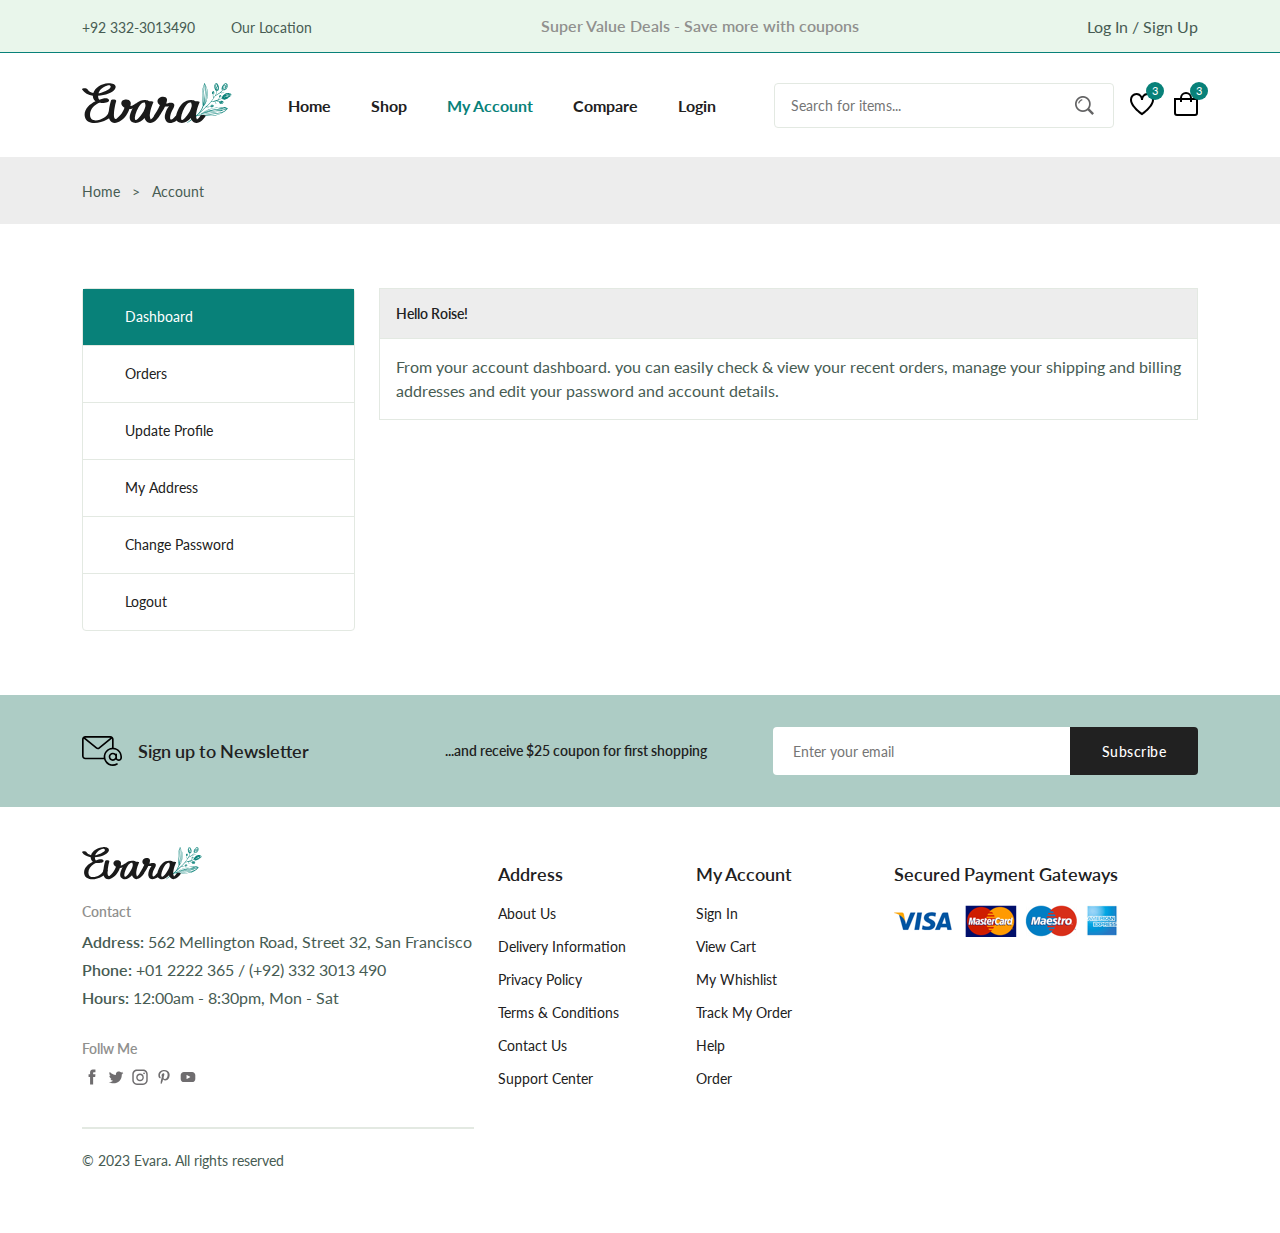
<file: accounts.html>
<!DOCTYPE html>
<html lang="en">
<head>
    <meta charset="UTF-8">
    <meta name="viewport" content="width=device-width, initial-scale=1.0" />

<!--=============== FLATICON ===============-->
<link 
rel='stylesheet' 
href='https://cdn-uicons.flaticon.com/uicons-regular-straight/css/uicons-regular-straight.css' 
/>

<!--=============== SWIPER CSS ===============-->
<link
  rel="stylesheet"
  href="https://cdn.jsdelivr.net/npm/swiper@10/swiper-bundle.min.css"
/>

<!--=============== CSS ===============-->
<link rel="stylesheet" href="assets/css/styles.css" />

    <title>E-commerce website</title>
</head>
<body>
    <!--=============== HEADER ===============-->
    <header class="header">
        <div class="header__top">
            <div class="header__container container">
                <div class="header__contact">
                    <span>+92 332-3013490</span>
    
                    <span>Our Location</span>
    
                </div>
    
                <p class="header__alert-news">
                    Super Value Deals - Save more with coupons
                </p>
    
                <a href="login-register.html" class="header__top-action">
                    Log In / Sign Up
                </a>
            </div>
        </div>
    
        <nav class="nav container">
            <a href="index.html" class="nav__logo">
                <img src="assets/img/logo.svg" alt="" class="nav__logo-img">
            </a>
    
            <div class="nav__menu" id="nav-menu">
                <ul class="nav__list">
                    <li class="nav__item">
                        <a href="index.html" class="nav__link">Home</a>
                    </li>
    
                    <li class="nav__item">
                        <a href="shop.html" class="nav__link">Shop</a>
                    </li>
    
                    <li class="nav__item">
                        <a href="accounts.html" class="nav__link active-link">My Account</a>
                    </li>
    
                    <li class="nav__item">
                        <a href="compare.html" class="nav__link">Compare</a>
                    </li>
    
                    <li class="nav__item">
                        <a href="login-register.html" class="nav__link">Login</a>
                    </li>
                </ul>
    
                <div class="header__search">
                    <input 
                    type="text" 
                    placeholder="Search for items..." 
                    class="form__input"
                    />
    
                    <button class="search__btn">
                        <img src="assets/img/search.png" alt="" />
                    </button>
                </div>
            </div>
    
            <div class="header__user-actions">
                <a href="wishlist.html" class="header__action-btn">
                    <img src="assets/img/icon-heart.svg" alt="">
                    <span class="count">3</span>
                </a>
    
                <a href="cart.html" class="header__action-btn">
                    <img src="assets/img/icon-cart.svg" alt="">
                    <span class="count">3</span>
                </a>
            </div>
        </nav>
    </header>

    <!--=============== MAIN ===============-->
    <main class="main">

    <!--=============== BREADCRUMB ===============-->
    <section class="breadcrumb">
        <ul class="breadcrumb__list flex container">
            <li><a href="index.html" class="breadcrumb__link">Home</a></li>
            <li><span class="breadcrumb__link">></span></li>
            <li><span class="breadcrumb__link">Account</span></li>
        </ul>
    </section>

    <!--=============== ACCOUNTS ===============-->
    <section class="accounts section--lg">
        <div class="accounts__container container grid">
            <div class="account__tabs">
                <p class="account__tab active-tab" data-target="#dashboard">
                    <i class="fi fi-rs-settings-sliders"></i> Dashboard
                </p>

                <p class="account__tab" data-target="#orders">
                    <i class="fi fi-rs-shopping-bag"></i> Orders
                </p>

                <p class="account__tab" data-target="#update-profile">
                    <i class="fi fi-rs-user"></i> Update Profile
                </p>

                <p class="account__tab" data-target="#address">
                    <i class="fi fi-rs-marker"></i> My Address
                </p>

                <p class="account__tab" data-target="#change-password">
                    <i class="fi fi-rs-user"></i> Change Password
                </p>

                <p class="account__tab">
                    <i class="fi fi-rs-exit"></i> Logout
                </p>
            </div>

            <div class="tabs__content">
                <div class="tab__content active-tab" content id="dashboard">
                    <h3 class="tab__header">Hello Roise!</h3>

                    <div class="tab__body">
                        <p class="tab__description">
                            From your account dashboard. you can easily check & view your recent orders, 
                            manage your shipping and billing addresses and edit your password and account 
                            details.
                        </p>
                    </div>
                </div>

                <div class="tab__content" content id="orders">
                    <h3 class="tab__header">Your Orders</h3>

                    <div class="tab__body">
                        <table class="placed__order-table">
                            <tr>
                                <th>Orders</th>
                                <th>Date</th>
                                <th>Status</th>
                                <th>Total</th>
                                <th>Actions</th>
                            </tr>

                            <tr>
                                <td>#1357</td>
                                <td>March 25, 2020</td>
                                <td>Processing</td>
                                <td>$125.00</td>
                                <td><a href="#" class="view__order">View</a></td>
                            </tr>

                            <tr>
                                <td>#2468</td>
                                <td>June 29, 2020</td>
                                <td>Completed</td>
                                <td>$364.00</td>
                                <td><a href="#" class="view__order">View</a></td>
                            </tr>

                            <tr>
                                <td>#2366</td>
                                <td>August 02, 2020</td>
                                <td>Completed</td>
                                <td>$280.00</td>
                                <td><a href="#" class="view__order">View</a></td>
                            </tr>
                        </table>
                    </div>
                </div>

                <div class="tab__content" content id="update-profile">
                    <h3 class="tab__header">Update Profile</h3>

                    <div class="tab__body">
                        <form action="" class="form grid">
                            <input type="text" placeholder="Username" 
                            class="form__input"
                            />

                            <div class="form__btn">
                                <button class="btn btn--md">Save</button>
                            </div>
                        </form>
                    </div>
                </div>

                <div class="tab__content" content id="address">
                    <h3 class="tab__header">Shipping Address</h3>

                    <div class="tab__body">
                        <address class="address">
                            3522 Interstate <br /> 
                            75 Business Spur, <br /> 
                            Sault Ste. <br />
                            Marie, MI 49783
                        </address>
                        <p class="city">New York</p>
                        <a href="" class="edit">Edit</a>
                    </div>
                </div>

                <div class="tab__content" content id="change-password">
                    <h3 class="tab__header">Change Password</h3>

                    <div class="tab__body">
                        <form action="" class="form grid">
                            <input type="password" 
                            placeholder="Current Password" 
                            class="form__input"
                            />

                            <input type="password" 
                            placeholder="New Password" 
                            class="form__input"
                            />

                            <input type="password" 
                            placeholder="Confirm Password" 
                            class="form__input"
                            />

                            <div class="form__btn">
                                <button class="btn btn--md">Save</button>
                            </div>
                        </form>
                    </div>
                </div>
            </div>
        </div>
    </section>

     <!--=============== NEWLETTER ===============-->
     <section class="newsletter section">
        <div class="newsletter__container container grid">
            <h3 class="newsletter__title flex">
                <img src="assets/img/icon-email.svg" 
                alt="" 
                class="newsletter__icon"
                />
                Sign up to Newsletter
            </h3>
    
            <p class="newsletter__description">
                ...and receive $25 coupon for first shopping
            </p>
    
            <form action="" class="newsletter__form">
                <input type="text" placeholder="Enter your email" 
                class="newsletter__input"
                />
                <button type="submit" class="newsletter__btn">Subscribe</button>
            </form>
        </div>
    </section> 
    </main>

     <!--=============== FOOTER ===============-->
     <footer class="footer container">
        <div class="footer__container grid">
            <div class="footer__content">
                <a href="index.html" class="footer__logo">
                    <img src="assets/img/logo.svg" alt="" class="footer__logo-img">
                </a>
    
                <h4 class="footer__subtitle">Contact</h4>
    
                <p class="footer__description">
                   <span>Address:</span> 562 Mellington Road, Street 32, San Francisco
                </p>
                
                <p class="footer__description">
                    <span>Phone:</span> +01 2222 365 / (+92) 332 3013 490
                 </p>
    
                 <p class="footer__description">
                    <span>Hours:</span> 12:00am - 8:30pm, Mon - Sat 
                 </p>
    
                 <div class="footer__social">
                    <h4 class="footer__subtitle">Follw Me</h4>
    
                    <div class="footer__social-links flex">
                        <a href="">
                            <img src="assets/img/icon-facebook.svg" 
                            alt="" 
                            class="footer__social-icon"
                            />
                        </a>
    
                        <a href="">
                            <img src="assets/img/icon-twitter.svg" 
                            alt="" 
                            class="footer__social-icon"
                            />
                        </a>
    
                        <a href="">
                            <img src="assets/img/icon-instagram.svg" 
                            alt="" 
                            class="footer__social-icon"
                            />
                        </a>
    
                        <a href="">
                            <img src="assets/img/icon-pinterest.svg" 
                            alt="" 
                            class="footer__social-icon"
                            />
                        </a>
    
                        <a href="">
                            <img src="assets/img/icon-youtube.svg" 
                            alt="" 
                            class="footer__social-icon"
                            />
                        </a>
                    </div>
                 </div>
            </div>
    
            <div class="footer__content">
                <h3 class="footer__title">Address</h3>
    
                <ul class="footer__links">
                    <li><a href="" class="footer__link">About Us</a></li>
                    <li><a href="" class="footer__link">Delivery Information</a></li>
                    <li><a href="" class="footer__link">Privacy Policy</a></li>
                    <li><a href="" class="footer__link">Terms & Conditions</a></li>
                    <li><a href="" class="footer__link">Contact Us</a></li>
                    <li><a href="" class="footer__link">Support Center</a></li>
                </ul>
            </div>
    
            <div class="footer__content">
                <h3 class="footer__title">My Account</h3>
    
                <ul class="footer__links">
                    <li><a href="" class="footer__link">Sign In</a></li>
                    <li><a href="" class="footer__link">View Cart</a></li>
                    <li><a href="" class="footer__link">My Whishlist</a></li>
                    <li><a href="" class="footer__link">Track My Order</a></li>
                    <li><a href="" class="footer__link">Help</a></li>
                    <li><a href="" class="footer__link">Order</a></li>
                </ul>
            </div>
    
            <div class="footer__content">
                <h3 class="footer__title">Secured Payment Gateways</h3>
    
                <img src="assets/img/payment-method.png" 
                alt="" 
                class="payment__img"
                />
        </div>
        
        <div class="footer__bottom">
            <p class="copyright">&copy; 2023 Evara. All rights reserved</p>
        </div>
    </footer>

    <!--=============== SWIPER JS ===============-->
<script src="https://cdn.jsdelivr.net/npm/swiper@10/swiper-bundle.min.js"></script>

<!--=============== MAIN JS ===============-->
<script src="assets/js/main.js"></script> 

</body>
</html>
</file>
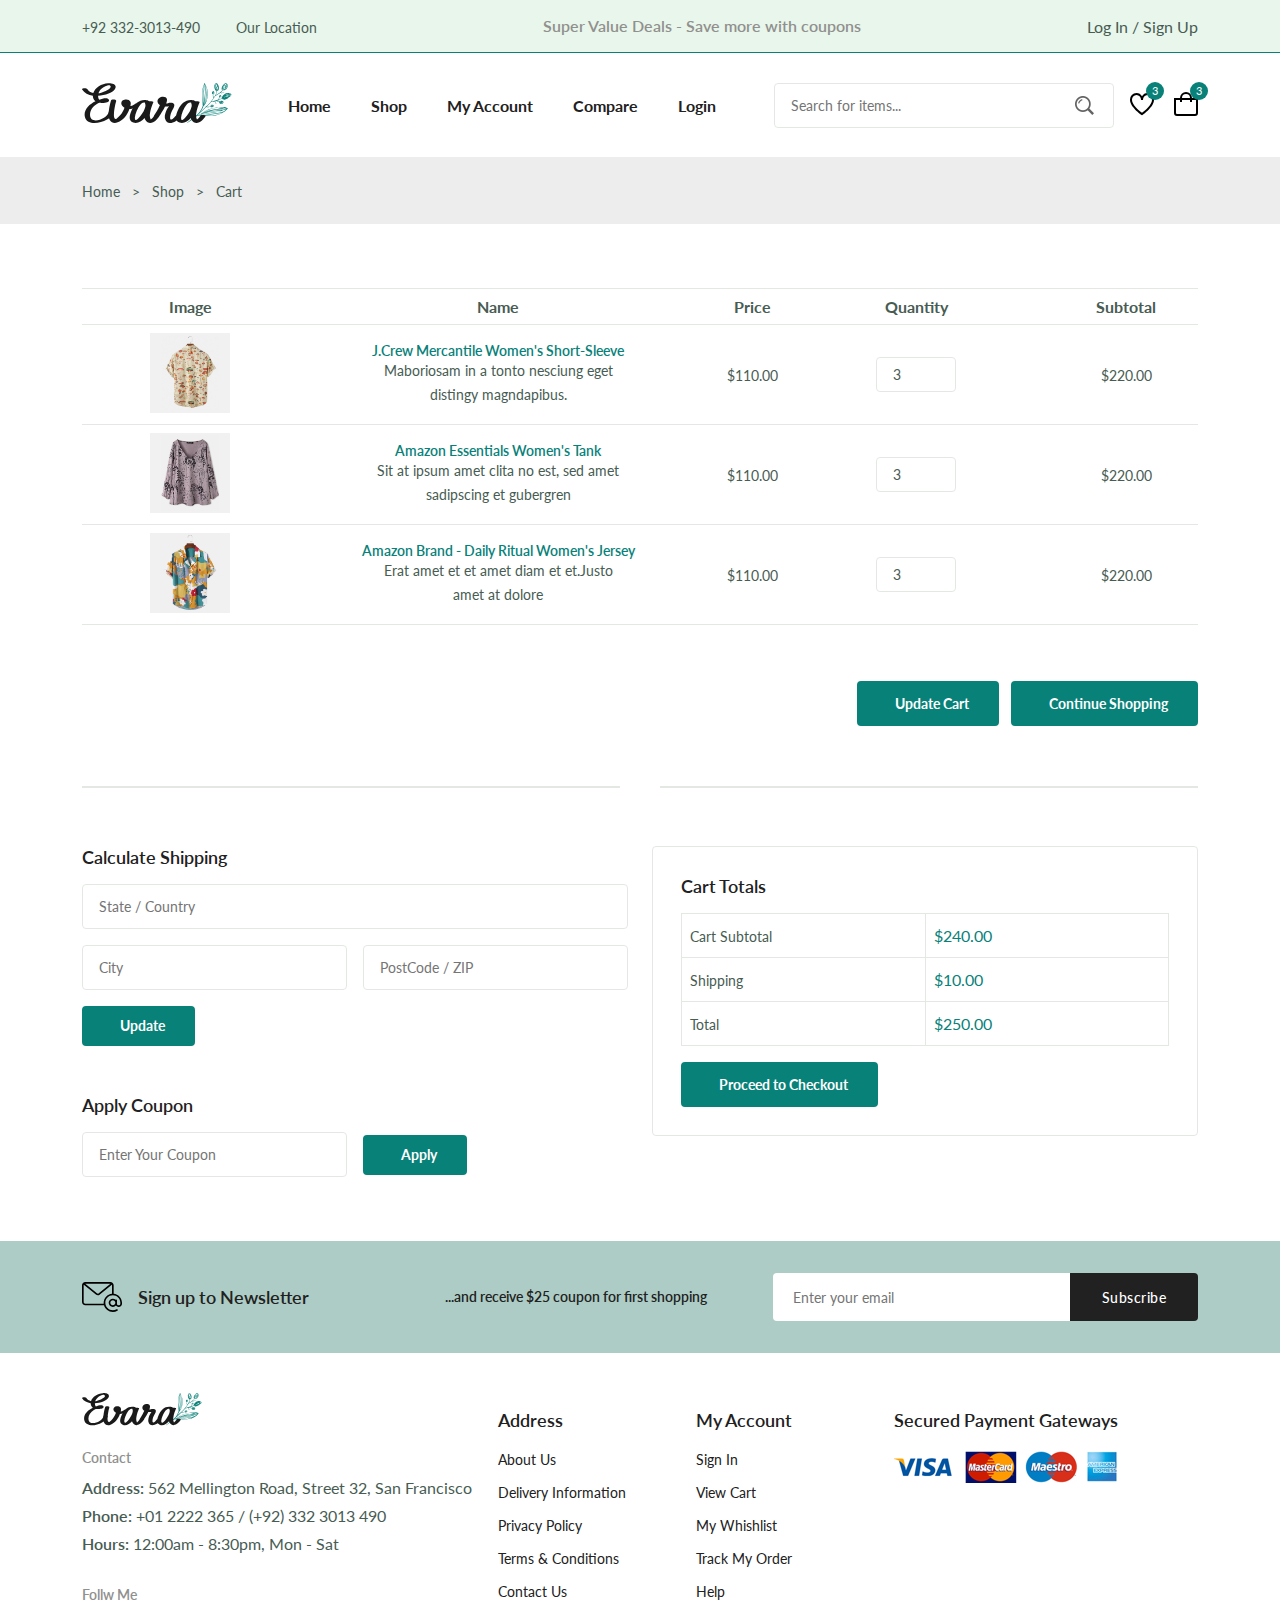
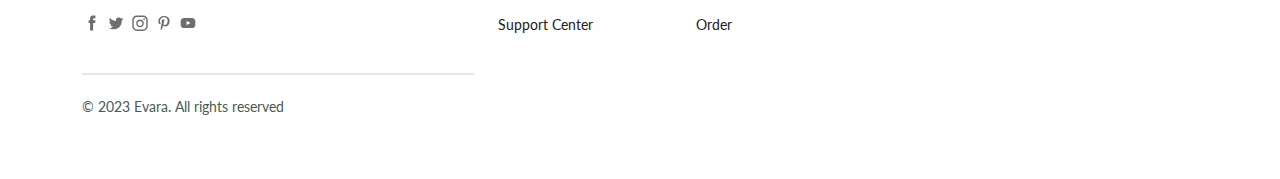
<file: cart.html>
<!DOCTYPE html>
<html lang="en">
<head>
    <meta charset="UTF-8">
    <meta name="viewport" content="width=device-width, initial-scale=1.0" />

<!--=============== FLATICON ===============-->
<link 
rel='stylesheet' 
href='https://cdn-uicons.flaticon.com/uicons-regular-straight/css/uicons-regular-straight.css' 
/>

<!--=============== SWIPER CSS ===============-->
<link
  rel="stylesheet"
  href="https://cdn.jsdelivr.net/npm/swiper@10/swiper-bundle.min.css"
/>

<!--=============== CSS ===============-->
<link rel="stylesheet" href="assets/css/styles.css" />

    <title>E-commerce website</title>
</head>
<body>
    <!--=============== HEADER ===============-->
    <header class="header">
        <div class="header__top">
            <div class="header__container container">
                <div class="header__contact">
                    <span>+92 332-3013-490</span>
    
                    <span>Our Location</span>
    
                </div>
    
                <p class="header__alert-news">
                    Super Value Deals - Save more with coupons
                </p>
    
                <a href="login-register.html" class="header__top-action">
                    Log In / Sign Up
                </a>
            </div>
        </div>
    
        <nav class="nav container">
            <a href="index.html" class="nav__logo">
                <img src="assets/img/logo.svg" alt="" class="nav__logo-img">
            </a>
    
            <div class="nav__menu" id="nav-menu">
                <ul class="nav__list">
                    <li class="nav__item">
                        <a href="index.html" class="nav__link">Home</a>
                    </li>
    
                    <li class="nav__item">
                        <a href="shop.html" class="nav__link">Shop</a>
                    </li>
    
                    <li class="nav__item">
                        <a href="accounts.html" class="nav__link">My Account</a>
                    </li>
    
                    <li class="nav__item">
                        <a href="compare.html" class="nav__link">Compare</a>
                    </li>
    
                    <li class="nav__item">
                        <a href="login-register.html" class="nav__link">Login</a>
                    </li>
                </ul>
    
                <div class="header__search">
                    <input 
                    type="text" 
                    placeholder="Search for items..." 
                    class="form__input"
                    />
    
                    <button class="search__btn">
                        <img src="assets/img/search.png" alt="" />
                    </button>
                </div>
            </div>
    
            <div class="header__user-actions">
                <a href="wishlist.html" class="header__action-btn">
                    <img src="assets/img/icon-heart.svg" alt="">
                    <span class="count">3</span>
                </a>
    
                <a href="cart.html" class="header__action-btn">
                    <img src="assets/img/icon-cart.svg" alt="">
                    <span class="count">3</span>
                </a>
            </div>
        </nav>
    </header>

    <!--=============== MAIN ===============-->
    <main class="main">

    <!--=============== BREADCRUMB ===============-->
    <section class="breadcrumb">
        <ul class="breadcrumb__list flex container">
            <li><a href="index.html" class="breadcrumb__link">Home</a></li>
            <li><span class="breadcrumb__link">></span></li>
            <li><span class="breadcrumb__link">Shop</span></li>
            <li><span class="breadcrumb__link">></span></li>
            <li><span class="breadcrumb__link">Cart</span></li>
        </ul>
    </section>
    
    <!--=============== CART ===============-->
    <section class="cart section--lg container">
        <div class="table__container">
            <table class="table">
                <tr>
                    <th>Image</th>
                    <th>Name</th>
                    <th>Price</th>
                    <th>Quantity</th>
                    <th>Subtotal</th>
                    <th>Remove</th>
                </tr>

                <tr>
                    <td>
                        <img 
                        src="assets/img/product-1-2.jpg" 
                        alt="" 
                        class="table__img"
                        />
                    </td>

                <td>
                    <h3 class="table__title">
                        J.Crew Mercantile Women's Short-Sleeve
                    </h3>
                    <p class="table__description">
                        Maboriosam in a tonto nesciung eget distingy magndapibus.
                    </p>
                </td>

                <td><span class="table__price">$110.00</span></td>

                <td><input type="number" value="3" class="quantity"></td>

                <td><span class="table__subtotal">$220.00</span></td>

                <td><i class="fi fi-rs-trash table__trash"></i></td>
             </tr>

             <tr>
                <td>
                    <img 
                    src="assets/img/product-7-1.jpg" 
                    alt="" 
                    class="table__img"
                    />
                </td>

            <td>
                <h3 class="table__title">
                    Amazon Essentials Women's Tank
                </h3>
                <p class="table__description">
                    Sit at ipsum amet clita no est, sed amet sadipscing et gubergren
                </p>
            </td>

            <td><span class="table__price">$110.00</span></td>

            <td><input type="number" value="3" class="quantity"></td>

            <td><span class="table__subtotal">$220.00</span></td>

            <td><i class="fi fi-rs-trash table__trash"></i></td>
         </tr>

         <tr>
            <td>
                <img 
                src="assets/img/product-2-1.jpg" 
                alt="" 
                class="table__img"
                />
            </td>

        <td>
            <h3 class="table__title">
                Amazon Brand - Daily Ritual Women's Jersey
            </h3>
            <p class="table__description">
                Erat amet et et amet diam et et.Justo amet at dolore
            </p>
        </td>

        <td><span class="table__price">$110.00</span></td>

        <td><input type="number" value="3" class="quantity"></td>

        <td><span class="table__subtotal">$220.00</span></td>

        <td><i class="fi fi-rs-trash table__trash"></i></td>
     </tr>
            </table>
        </div>

        <div class="cart__actions">
            <a href="" class="btn flex btn--md">
                <i class="fi-rs-shuffle"></i> Update Cart
            </a>

            <a href="" class="btn flex btn--md">
                <i class="fi-rs-shopping-bag"></i> Continue Shopping
            </a>
        </div>

        <div class="divider">
            <i class="fi fi-rs-fingerprint"></i>
        </div>

        <div class="cart__group grid">
            <div>
                <div class="cart__shipping">
                    <h3 class="section__title">Calculate Shipping</h3>

                    <form action="" class="form grid">
                        <input type="text" placeholder="State / Country" 
                        class="form__input"
                        />

                        <div class="form__group grid">
                            <input type="text" placeholder="City" 
                        class="form__input"
                        />

                        <input type="text" placeholder="PostCode / ZIP" 
                        class="form__input"
                        />
                        </div>

                        <div class="form__btn">
                            <button class="btn flex btn--sm">
                                <i class="fi-rs-shuffle"></i> Update
                            </button>
                        </div>
                    </form>
                </div>

                <div class="cart__coupon">
                    <h3 class="section__title">Apply Coupon</h3>

                    <form action="" class="coupon__form form grid">
                        <div class="form__group grid">
                            <input type="text" class="form__input" 
                            placeholder="Enter Your Coupon"
                            />

                            <div class="form__btn">
                                <button class="btn flex btn--sm">
                                    <i class="fi-rs-label"></i> Apply
                                </button>
                        </div>
                    </div>
                    </form>
                </div>
            </div>

            <div class="cart__total">
                <h3 class="section__title">Cart Totals</h3>

                <table class="cart__total-table">
                    <tr>
                        <td><span class="cart__total-title">Cart Subtotal</span></td>
                        <td><span class="cart__total-price">$240.00</span></td>
                    </tr>

                    <tr>
                        <td><span class="cart__total-title">Shipping</span></td>
                        <td><span class="cart__total-price">$10.00</span></td>
                    </tr>

                    <tr>
                        <td><span class="cart__total-title">Total</span></td>
                        <td><span class="cart__total-price">$250.00</span></td>
                    </tr>
                </table>

                <a href="checkout.html" class="btn flex btn--md">
                    <i class="fi fi-rs-box-alt"></i> Proceed to Checkout
                </a>
            </div>
        </div>
    </section>
    
     <!--=============== NEWLETTER ===============-->
     <section class="newsletter section">
        <div class="newsletter__container container grid">
            <h3 class="newsletter__title flex">
                <img src="assets/img/icon-email.svg" 
                alt="" 
                class="newsletter__icon"
                />
                Sign up to Newsletter
            </h3>
    
            <p class="newsletter__description">
                ...and receive $25 coupon for first shopping
            </p>
    
            <form action="" class="newsletter__form">
                <input type="text" placeholder="Enter your email" 
                class="newsletter__input"
                />
                <button type="submit" class="newsletter__btn">Subscribe</button>
            </form>
        </div>
    </section> 
    </main>

     <!--=============== FOOTER ===============-->
     <footer class="footer container">
        <div class="footer__container grid">
            <div class="footer__content">
                <a href="index.html" class="footer__logo">
                    <img src="assets/img/logo.svg" alt="" class="footer__logo-img">
                </a>
    
                <h4 class="footer__subtitle">Contact</h4>
    
                <p class="footer__description">
                   <span>Address:</span> 562 Mellington Road, Street 32, San Francisco
                </p>
                
                <p class="footer__description">
                    <span>Phone:</span> +01 2222 365 / (+92) 332 3013 490
                 </p>
    
                 <p class="footer__description">
                    <span>Hours:</span> 12:00am - 8:30pm, Mon - Sat 
                 </p>
    
                 <div class="footer__social">
                    <h4 class="footer__subtitle">Follw Me</h4>
    
                    <div class="footer__social-links flex">
                        <a href="">
                            <img src="assets/img/icon-facebook.svg" 
                            alt="" 
                            class="footer__social-icon"
                            />
                        </a>
    
                        <a href="">
                            <img src="assets/img/icon-twitter.svg" 
                            alt="" 
                            class="footer__social-icon"
                            />
                        </a>
    
                        <a href="">
                            <img src="assets/img/icon-instagram.svg" 
                            alt="" 
                            class="footer__social-icon"
                            />
                        </a>
    
                        <a href="">
                            <img src="assets/img/icon-pinterest.svg" 
                            alt="" 
                            class="footer__social-icon"
                            />
                        </a>
    
                        <a href="">
                            <img src="assets/img/icon-youtube.svg" 
                            alt="" 
                            class="footer__social-icon"
                            />
                        </a>
                    </div>
                 </div>
            </div>
    
            <div class="footer__content">
                <h3 class="footer__title">Address</h3>
    
                <ul class="footer__links">
                    <li><a href="" class="footer__link">About Us</a></li>
                    <li><a href="" class="footer__link">Delivery Information</a></li>
                    <li><a href="" class="footer__link">Privacy Policy</a></li>
                    <li><a href="" class="footer__link">Terms & Conditions</a></li>
                    <li><a href="" class="footer__link">Contact Us</a></li>
                    <li><a href="" class="footer__link">Support Center</a></li>
                </ul>
            </div>
    
            <div class="footer__content">
                <h3 class="footer__title">My Account</h3>
    
                <ul class="footer__links">
                    <li><a href="" class="footer__link">Sign In</a></li>
                    <li><a href="" class="footer__link">View Cart</a></li>
                    <li><a href="" class="footer__link">My Whishlist</a></li>
                    <li><a href="" class="footer__link">Track My Order</a></li>
                    <li><a href="" class="footer__link">Help</a></li>
                    <li><a href="" class="footer__link">Order</a></li>
                </ul>
            </div>
    
            <div class="footer__content">
                <h3 class="footer__title">Secured Payment Gateways</h3>
    
                <img src="assets/img/payment-method.png" 
                alt="" 
                class="payment__img"
                />
        </div>
        
        <div class="footer__bottom">
            <p class="copyright">&copy; 2023 Evara. All rights reserved</p>
        </div>
    </footer>

    <!--=============== SWIPER JS ===============-->
<script src="https://cdn.jsdelivr.net/npm/swiper@10/swiper-bundle.min.js"></script>

<!--=============== MAIN JS ===============-->
<script src="assets/js/main.js"></script>
</file>
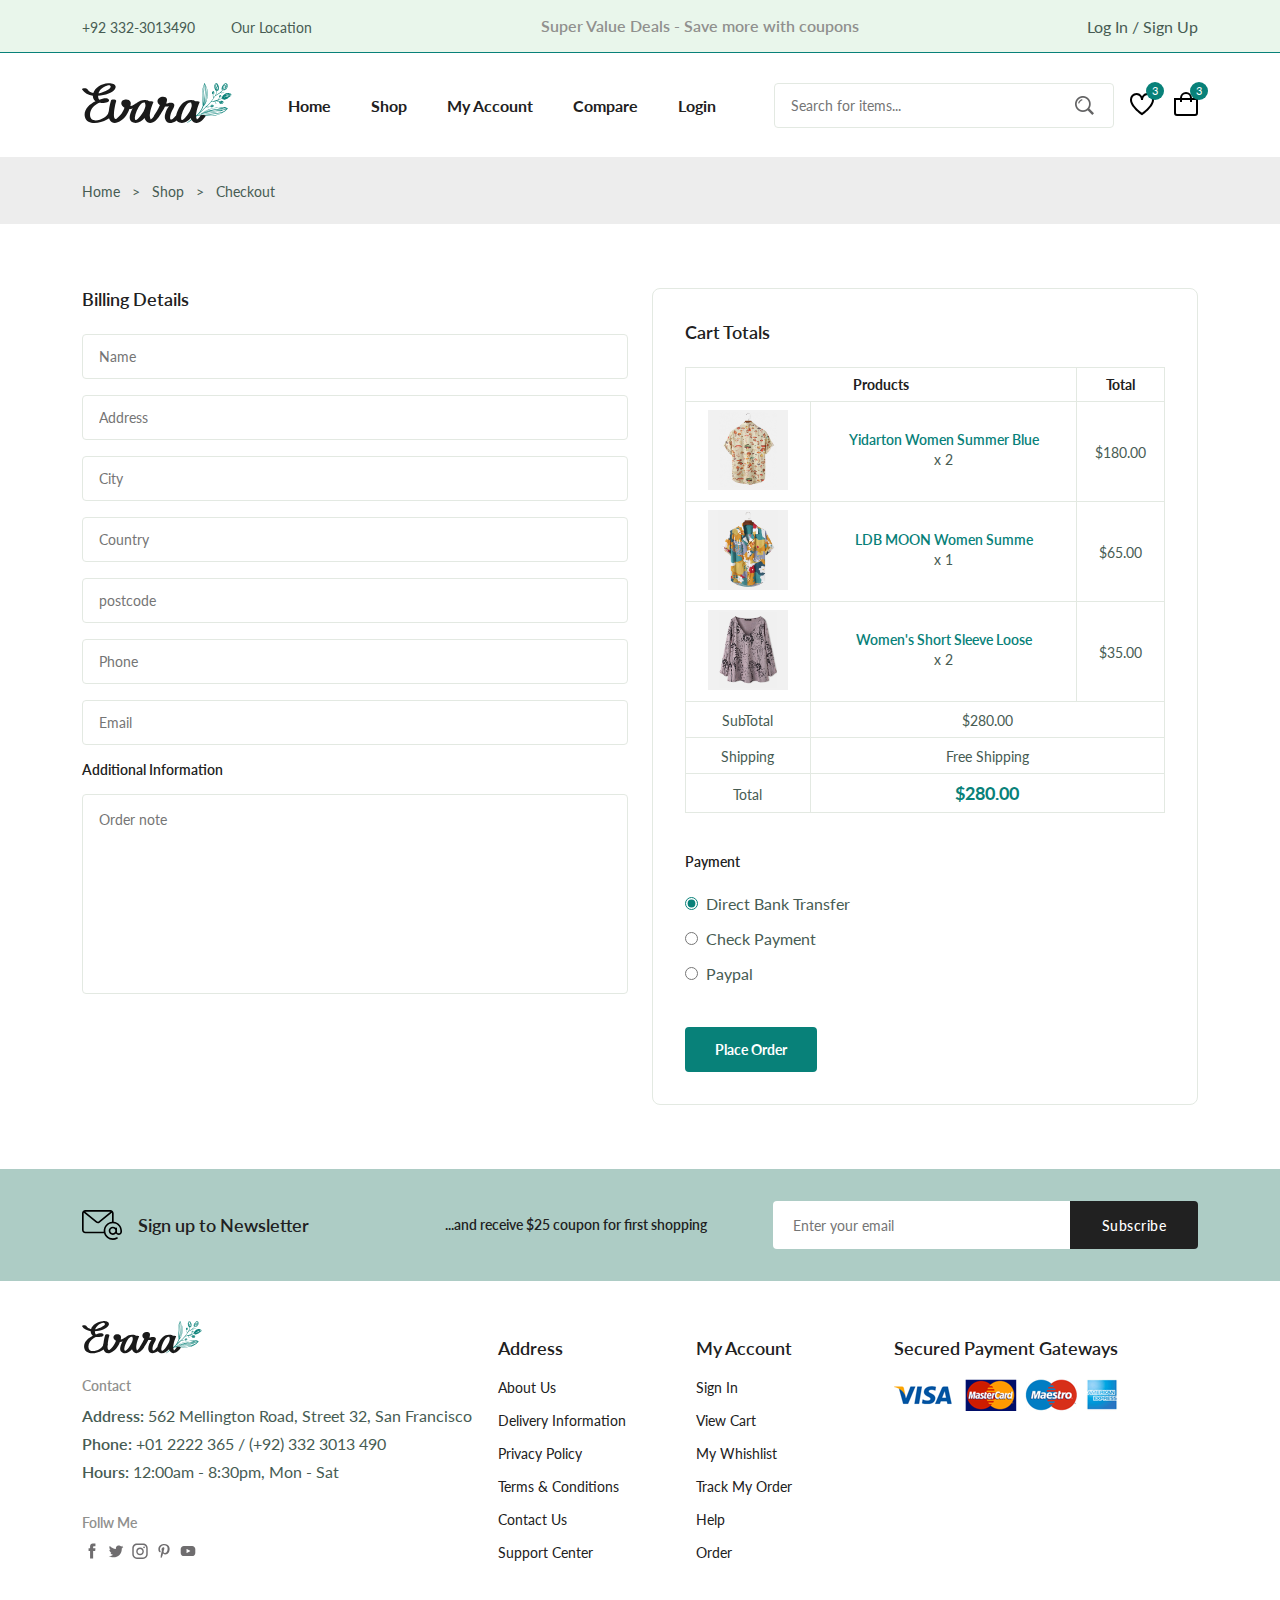
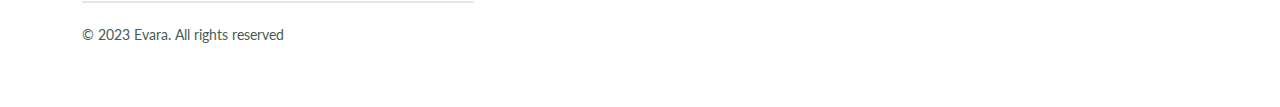
<file: checkout.html>
<!DOCTYPE html>
<html lang="en">
<head>
    <meta charset="UTF-8">
    <meta name="viewport" content="width=device-width, initial-scale=1.0" />

<!--=============== FLATICON ===============-->
<link 
rel='stylesheet' 
href='https://cdn-uicons.flaticon.com/uicons-regular-straight/css/uicons-regular-straight.css' 
/>

<!--=============== SWIPER CSS ===============-->
<link
  rel="stylesheet"
  href="https://cdn.jsdelivr.net/npm/swiper@10/swiper-bundle.min.css"
/>

<!--=============== CSS ===============-->
<link rel="stylesheet" href="assets/css/styles.css" />

    <title>E-commerce website</title>
</head>
<body>
    <!--=============== HEADER ===============-->
    <header class="header">
        <div class="header__top">
            <div class="header__container container">
                <div class="header__contact">
                    <span>+92 332-3013490</span>
    
                    <span>Our Location</span>
    
                </div>
    
                <p class="header__alert-news">
                    Super Value Deals - Save more with coupons
                </p>
    
                <a href="login-register.html" class="header__top-action">
                    Log In / Sign Up
                </a>
            </div>
        </div>
    
        <nav class="nav container">
            <a href="index.html" class="nav__logo">
                <img src="assets/img/logo.svg" alt="" class="nav__logo-img">
            </a>
    
            <div class="nav__menu" id="nav-menu">
                <ul class="nav__list">
                    <li class="nav__item">
                        <a href="index.html" class="nav__link">Home</a>
                    </li>
    
                    <li class="nav__item">
                        <a href="shop.html" class="nav__link">Shop</a>
                    </li>
    
                    <li class="nav__item">
                        <a href="accounts.html" class="nav__link">My Account</a>
                    </li>
    
                    <li class="nav__item">
                        <a href="compare.html" class="nav__link">Compare</a>
                    </li>
    
                    <li class="nav__item">
                        <a href="login-register.html" class="nav__link">Login</a>
                    </li>
                </ul>
    
                <div class="header__search">
                    <input 
                    type="text" 
                    placeholder="Search for items..." 
                    class="form__input"
                    />
    
                    <button class="search__btn">
                        <img src="assets/img/search.png" alt="" />
                    </button>
                </div>
            </div>
    
            <div class="header__user-actions">
                <a href="wishlist.html" class="header__action-btn">
                    <img src="assets/img/icon-heart.svg" alt="">
                    <span class="count">3</span>
                </a>
    
                <a href="cart.html" class="header__action-btn">
                    <img src="assets/img/icon-cart.svg" alt="">
                    <span class="count">3</span>
                </a>
            </div>
        </nav>
    </header>

     <!--=============== MAIN ===============-->
     <main class="main">

     <!--=============== BREADCRUMB ===============-->
     <section class="breadcrumb">
        <ul class="breadcrumb__list flex container">
            <li><a href="index.html" class="breadcrumb__link">Home</a></li>
            <li><span class="breadcrumb__link">></span></li>
            <li><span class="breadcrumb__link">Shop</span></li>
            <li><span class="breadcrumb__link">></span></li>
            <li><span class="breadcrumb__link">Checkout</span></li>
        </ul>
     </section>

     <!--=============== CHECKOUT ===============-->
     <section class="checkout section--lg">
        <div class="checkout__container container grid">
            <div class="checkout__group">
                <h3 class="section__title">Billing Details</h3>

                <form action="" class="form grid">
                    <input type="text" placeholder="Name" class="form__input">

                    <input type="text" placeholder="Address" class="form__input">

                    <input type="text" placeholder="City" class="form__input">

                    <input type="text" placeholder="Country" class="form__input">

                    <input type="text" placeholder="postcode" class="form__input">

                    <input type="text" placeholder="Phone" class="form__input">

                    <input type="email" placeholder="Email" class="form__input">

                   <h3 class="checkout__title">Additional Information</h3>

                   <textarea name="" placeholder="Order note" id="" cols="30" 
                   rows="10" class="form__input textarea"></textarea>
                </form>
            </div>

            <div class="checkout__group">
                <h3 class="section__title">Cart Totals</h3>

                <table class="order__table">
                    <tr>
                        <th colspan="2">Products</th>
                        <th>Total</th>
                    </tr>

                    <tr>
                        <td><img src="assets/img/product-1-2.jpg" 
                            alt="" 
                            class="order__img"
                            />
                        </td>

                        <td>
                            <h3 class="table__title">Yidarton Women Summer Blue</h3>
                            <p class="table__quantity">x 2</p>
                        </td>

                        <td><span class="table__price">$180.00</span></td>
                    </tr>

                    <tr>
                        <td><img src="assets/img/product-2-1.jpg" 
                            alt="" 
                            class="order__img"
                            />
                        </td>

                        <td>
                            <h3 class="table__title">LDB MOON Women Summe</h3>
                            <p class="table__quantity">x 1</p>
                        </td>

                        <td><span class="table__price">$65.00</span></td>
                    </tr>

                    <tr>
                        <td><img src="assets/img/product-7-1.jpg" 
                            alt="" 
                            class="order__img"
                            />
                        </td>

                        <td>
                            <h3 class="table__title">Women's Short Sleeve Loose</h3>
                            <p class="table__quantity">x 2</p>
                        </td>

                        <td><span class="table__price">$35.00</span></td>
                    </tr>

                    <tr>
                        <td><span class="order__subtitle">SubTotal</span></td>
                        <td colspan="2"><span class="table__price">$280.00</span></td>
                    </tr>

                    <tr>
                        <td><span class="order__subtitle">Shipping</span></td>
                        <td  colspan="2"><span class="table__price">Free Shipping</span></td>
                    </tr>

                    <tr>
                        <td><span class="order__subtitle">Total</span></td>
                        <td  colspan="2"><span class="order__grand-total">$280.00</span></td>
                    </tr>
                </table>

                <div class="payment__methods">
                    <h3 class="checkout__title payment__title">Payment</h3>

                    <div class="payment__option flex">
                        <input type="radio" name="radio"
                        checked
                        class="payment__input" 
                        />
                        <label for="" class="payment__lable"
                        >Direct Bank Transfer</label
                        >
                    </div>

                    <div class="payment__option flex">
                        <input type="radio" name="radio" class="payment__input" />
                        <label for="" class="payment__lable">Check Payment</label>
                    </div>

                    <div class="payment__option flex">
                        <input type="radio" name="radio" class="payment__input" />
                        <label for="" class="payment__lable">Paypal</label>
                    </div>
                </div>

                <button class="btn btn--md">Place Order</button>
            </div>
        </div>
     </section>

    <!--=============== NEWLETTER ===============-->
    <section class="newsletter section">
        <div class="newsletter__container container grid">
            <h3 class="newsletter__title flex">
                <img src="assets/img/icon-email.svg" 
                alt="" 
                class="newsletter__icon"
                />
                Sign up to Newsletter
            </h3>
    
            <p class="newsletter__description">
                ...and receive $25 coupon for first shopping
            </p>
    
            <form action="" class="newsletter__form">
                <input type="text" placeholder="Enter your email" 
                class="newsletter__input"
                />
                <button type="submit" class="newsletter__btn">Subscribe</button>
            </form>
        </div>
    </section> 
    </main>

     <!--=============== FOOTER ===============-->
     <footer class="footer container">
        <div class="footer__container grid">
            <div class="footer__content">
                <a href="index.html" class="footer__logo">
                    <img src="assets/img/logo.svg" alt="" class="footer__logo-img">
                </a>
    
                <h4 class="footer__subtitle">Contact</h4>
    
                <p class="footer__description">
                   <span>Address:</span> 562 Mellington Road, Street 32, San Francisco
                </p>
                
                <p class="footer__description">
                    <span>Phone:</span> +01 2222 365 / (+92) 332 3013 490
                 </p>
    
                 <p class="footer__description">
                    <span>Hours:</span> 12:00am - 8:30pm, Mon - Sat 
                 </p>
    
                 <div class="footer__social">
                    <h4 class="footer__subtitle">Follw Me</h4>
    
                    <div class="footer__social-links flex">
                        <a href="">
                            <img src="assets/img/icon-facebook.svg" 
                            alt="" 
                            class="footer__social-icon"
                            />
                        </a>
    
                        <a href="">
                            <img src="assets/img/icon-twitter.svg" 
                            alt="" 
                            class="footer__social-icon"
                            />
                        </a>
    
                        <a href="">
                            <img src="assets/img/icon-instagram.svg" 
                            alt="" 
                            class="footer__social-icon"
                            />
                        </a>
    
                        <a href="">
                            <img src="assets/img/icon-pinterest.svg" 
                            alt="" 
                            class="footer__social-icon"
                            />
                        </a>
    
                        <a href="">
                            <img src="assets/img/icon-youtube.svg" 
                            alt="" 
                            class="footer__social-icon"
                            />
                        </a>
                    </div>
                 </div>
            </div>
    
            <div class="footer__content">
                <h3 class="footer__title">Address</h3>
    
                <ul class="footer__links">
                    <li><a href="" class="footer__link">About Us</a></li>
                    <li><a href="" class="footer__link">Delivery Information</a></li>
                    <li><a href="" class="footer__link">Privacy Policy</a></li>
                    <li><a href="" class="footer__link">Terms & Conditions</a></li>
                    <li><a href="" class="footer__link">Contact Us</a></li>
                    <li><a href="" class="footer__link">Support Center</a></li>
                </ul>
            </div>
    
            <div class="footer__content">
                <h3 class="footer__title">My Account</h3>
    
                <ul class="footer__links">
                    <li><a href="" class="footer__link">Sign In</a></li>
                    <li><a href="" class="footer__link">View Cart</a></li>
                    <li><a href="" class="footer__link">My Whishlist</a></li>
                    <li><a href="" class="footer__link">Track My Order</a></li>
                    <li><a href="" class="footer__link">Help</a></li>
                    <li><a href="" class="footer__link">Order</a></li>
                </ul>
            </div>
    
            <div class="footer__content">
                <h3 class="footer__title">Secured Payment Gateways</h3>
    
                <img src="assets/img/payment-method.png" 
                alt="" 
                class="payment__img"
                />
        </div>
        
        <div class="footer__bottom">
            <p class="copyright">&copy; 2023 Evara. All rights reserved</p>
        </div>
    </footer>

    <!--=============== SWIPER JS ===============-->
<script src="https://cdn.jsdelivr.net/npm/swiper@10/swiper-bundle.min.js"></script>

<!--=============== MAIN JS ===============-->
<script src="assets/js/main.js"></script> 

</body>
</html>
</file>
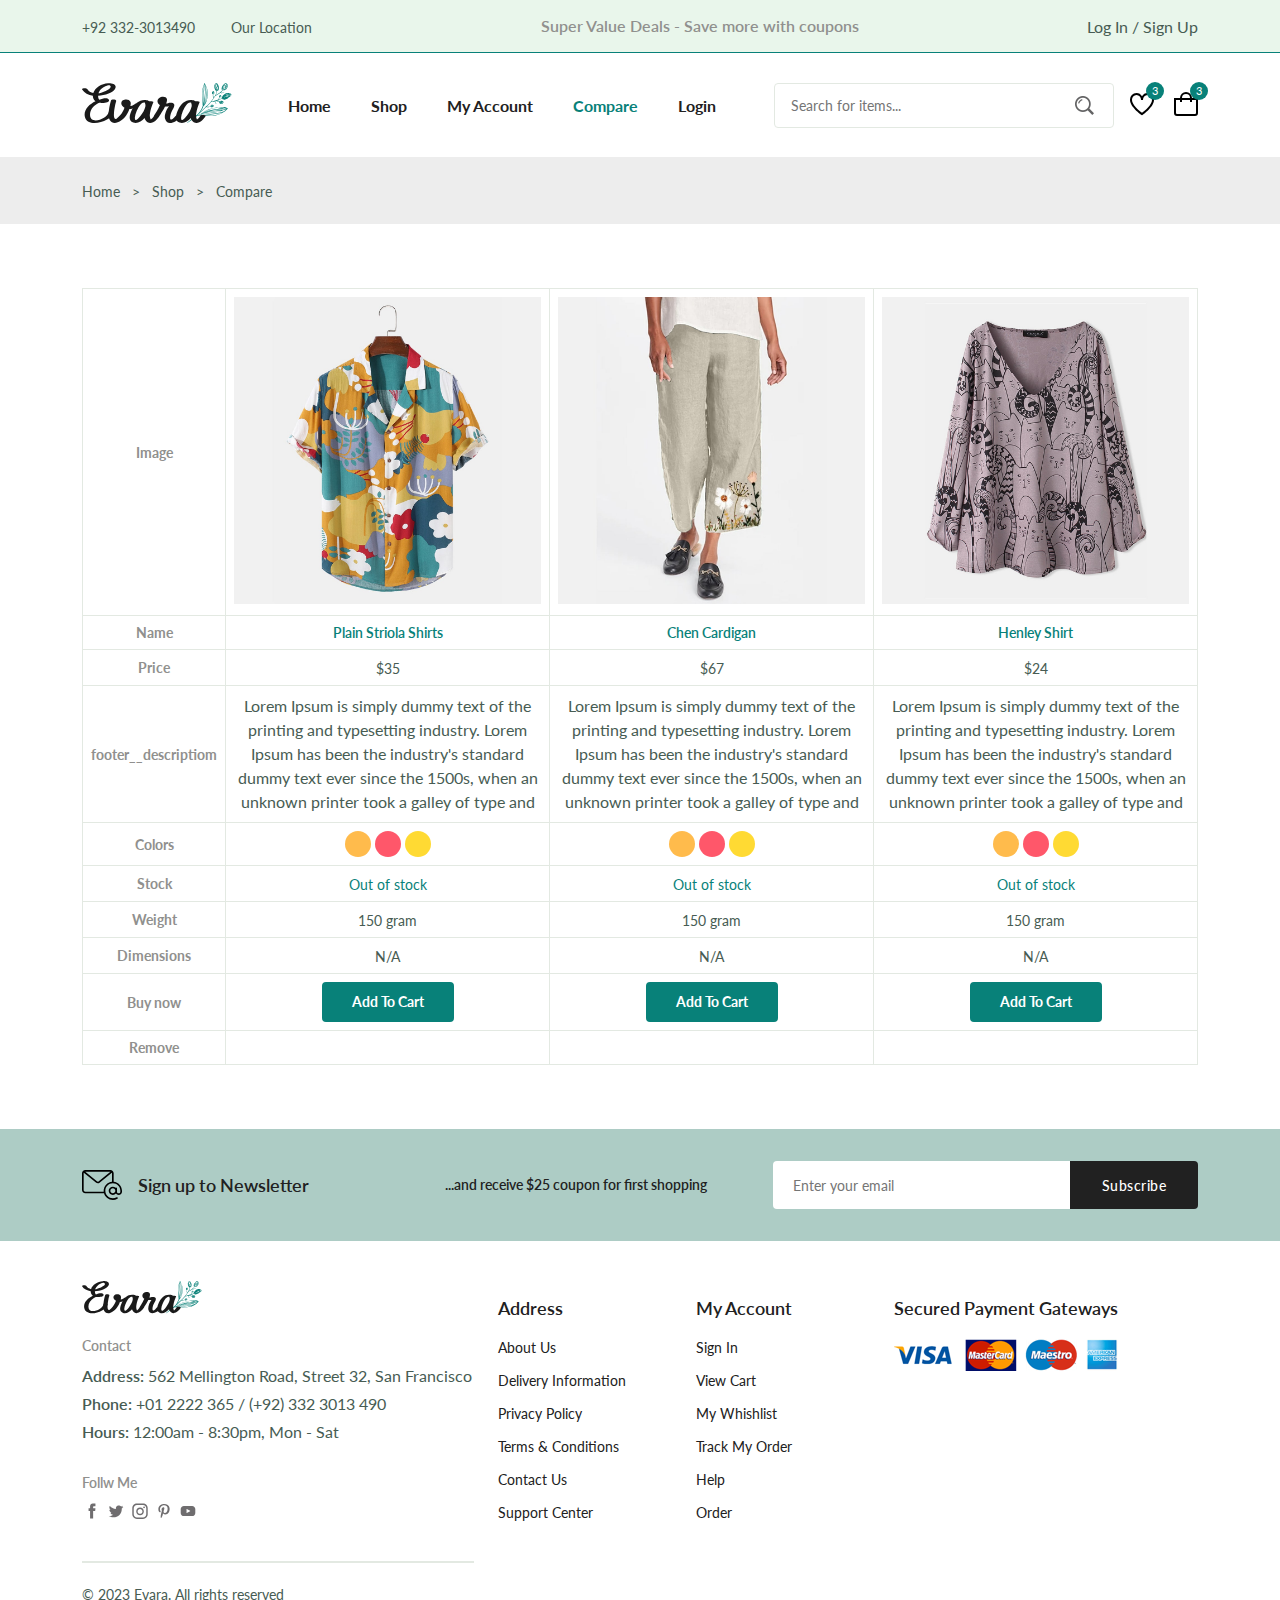
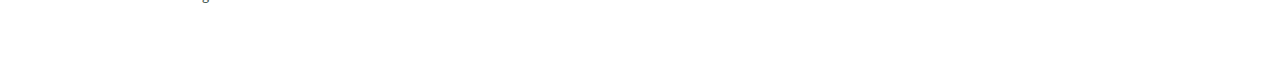
<file: compare.html>
<!DOCTYPE html>
<html lang="en">
<head>
    <meta charset="UTF-8">
    <meta name="viewport" content="width=device-width, initial-scale=1.0" />

<!--=============== FLATICON ===============-->
<link 
rel='stylesheet' 
href='https://cdn-uicons.flaticon.com/uicons-regular-straight/css/uicons-regular-straight.css' 
/>

<!--=============== SWIPER CSS ===============-->
<link
  rel="stylesheet"
  href="https://cdn.jsdelivr.net/npm/swiper@10/swiper-bundle.min.css"
/>

<!--=============== CSS ===============-->
<link rel="stylesheet" href="assets/css/styles.css" />

    <title>E-commerce website</title>
</head>
<body>
    <!--=============== HEADER ===============-->
    <header class="header">
        <div class="header__top">
            <div class="header__container container">
                <div class="header__contact">
                    <span>+92 332-3013490</span>
    
                    <span>Our Location</span>
    
                </div>
    
                <p class="header__alert-news">
                    Super Value Deals - Save more with coupons
                </p>
    
                <a href="login-register.html" class="header__top-action">
                    Log In / Sign Up
                </a>
            </div>
        </div>
    
        <nav class="nav container">
            <a href="index.html" class="nav__logo">
                <img src="assets/img/logo.svg" alt="" class="nav__logo-img">
            </a>
    
            <div class="nav__menu" id="nav-menu">
                <ul class="nav__list">
                    <li class="nav__item">
                        <a href="index.html" class="nav__link">Home</a>
                    </li>
    
                    <li class="nav__item">
                        <a href="shop.html" class="nav__link">Shop</a>
                    </li>
    
                    <li class="nav__item">
                        <a href="accounts.html" class="nav__link">My Account</a>
                    </li>
    
                    <li class="nav__item">
                        <a href="compare.html" class="nav__link active-link">Compare</a>
                    </li>
    
                    <li class="nav__item">
                        <a href="login-register.html" class="nav__link">Login</a>
                    </li>
                </ul>
    
                <div class="header__search">
                    <input 
                    type="text" 
                    placeholder="Search for items..." 
                    class="form__input"
                    />
    
                    <button class="search__btn">
                        <img src="assets/img/search.png" alt="" />
                    </button>
                </div>
            </div>
    
            <div class="header__user-actions">
                <a href="wishlist.html" class="header__action-btn">
                    <img src="assets/img/icon-heart.svg" alt="">
                    <span class="count">3</span>
                </a>
    
                <a href="cart.html" class="header__action-btn">
                    <img src="assets/img/icon-cart.svg" alt="">
                    <span class="count">3</span>
                </a>
            </div>
        </nav>
    </header>

    <!--=============== MAIN ===============-->
    <main class="main">

    <!--=============== BREADCRUMB ===============-->
    <section class="breadcrumb">
        <ul class="breadcrumb__list flex container">
            <li><a href="index.html" class="breadcrumb__link">Home</a></li>
            <li><span class="breadcrumb__link">></span></li>
            <li><span class="breadcrumb__link">Shop</span></li>
            <li><span class="breadcrumb__link">></span></li>
            <li><span class="breadcrumb__link">Compare</span></li>
        </ul>
    </section>

    <!--=============== COMPARE ===============-->
    <section class="compare container section--lg">
        <table class="compare__table">
            <tr>
                <th>Image</th>
                <td>
                    <img
                     src="assets/img/product-2-1.jpg" 
                     alt="" 
                     class="compare__img"
                     />
                    </td>

                    <td>
                       <img
                        src="assets/img/product-4-1.jpg" 
                        alt="" 
                        class="compare__img"
                        />
                     </td>

                    <td>
                       <img
                        src="assets/img/product-7-1.jpg" 
                        alt="" 
                        class="compare__img"
                        />
                     </td>
            </tr>

              <tr>
                <th>Name</th>
                <td><h3 class="table__title">Plain Striola Shirts</h3></td>
                <td><h3 class="table__title">Chen Cardigan</h3></td>
                <td><h3 class="table__title">Henley Shirt</h3></td>
              </tr>

              <tr>
                <th>Price</th>
                <td><span class="table__price">$35</span></td>
                <td><span class="table__price">$67</span></td>
                <td><span class="table__price">$24</span></td>
              </tr>

              <tr>
                <th>footer__descriptiom</th>
                <td>
                    <p>
                        Lorem Ipsum is simply dummy text of the printing and 
                        typesetting industry. 
                        Lorem Ipsum has been the industry's standard dummy text ever 
                        since the 1500s, when an unknown printer took a galley of type and
                    </p>
                </td>

                <td>
                    <p>
                        Lorem Ipsum is simply dummy text of the printing and 
                        typesetting industry. 
                        Lorem Ipsum has been the industry's standard dummy text ever 
                        since the 1500s, when an unknown printer took a galley of type and
                    </p>
                </td>

                <td>
                    <p>
                        Lorem Ipsum is simply dummy text of the printing and 
                        typesetting industry. 
                        Lorem Ipsum has been the industry's standard dummy text ever 
                        since the 1500s, when an unknown printer took a galley of type and
                    </p>
                </td>
              </tr>

              <tr>
                <th>Colors</th>
                <td>
                    <ul class="color__list compare__colors">
                    <li>
                        <a href="#" 
                        class="color__link" 
                        style="background-color: hsl(37, 100%, 65%);"></a>
                    </li>

                    <li>
                        <a href="#" 
                        class="color__link" 
                        style="background-color: hsl(353, 100%, 67%);"></a>
                    </li>

                    <li>
                        <a href="#" 
                        class="color__link" 
                        style="background-color: hsl(49, 100%, 60%);"></a>
                    </li>
                </ul>
            </td>

            <td>
                <ul class="color__list compare__colors">
                <li>
                    <a href="#" 
                    class="color__link" 
                    style="background-color: hsl(37, 100%, 65%);"></a>
                </li>

                <li>
                    <a href="#" 
                    class="color__link" 
                    style="background-color: hsl(353, 100%, 67%);"></a>
                </li>

                <li>
                    <a href="#" 
                    class="color__link" 
                    style="background-color: hsl(49, 100%, 60%);"></a>
                </li>
            </ul>
        </td>

        <td>
            <ul class="color__list compare__colors">
            <li>
                <a href="#" 
                class="color__link" 
                style="background-color: hsl(37, 100%, 65%);"></a>
            </li>

            <li>
                <a href="#" 
                class="color__link" 
                style="background-color: hsl(353, 100%, 67%);"></a>
            </li>

            <li>
                <a href="#" 
                class="color__link" 
                style="background-color: hsl(49, 100%, 60%);"></a>
            </li>
        </ul>
    </td>
            </tr>

            <tr>
                <th>Stock</th>
                <td><span class="table__stock">Out of stock</span></td>
                <td><span class="table__stock">Out of stock</span></td>
                <td><span class="table__stock">Out of stock</span></td>
            </tr>

            <tr>
                <th>Weight</th>
                <td><span class="table__weight">150 gram</span></td>
                <td><span class="table__weight">150 gram</span></td>
                <td><span class="table__weight">150 gram</span></td>
            </tr>

            <tr>
                <th>Dimensions</th>
                <td><span class="table__dimension">N/A</span></td>
                <td><span class="table__dimension">N/A</span></td>
                <td><span class="table__dimension">N/A</span></td>
            </tr>

            <tr>
                <th>Buy now</th>
                <td><a href="" class="btn btn--sm">Add To Cart</a></td>
                <td><a href="" class="btn btn--sm">Add To Cart</a></td>
                <td><a href="" class="btn btn--sm">Add To Cart</a></td>
            </tr>

            <tr>
                <th>Remove</th>
                <td><i class="fi fi-rs-trash table__trash"></i></td>
                <td><i class="fi fi-rs-trash table__trash"></i></td>
                <td><i class="fi fi-rs-trash table__trash"></i></td>
            </tr>
             </table>
            </section>

    <!--=============== NEWLETTER ===============-->
    <section class="newsletter section">
        <div class="newsletter__container container grid">
            <h3 class="newsletter__title flex">
                <img src="assets/img/icon-email.svg" 
                alt="" 
                class="newsletter__icon"
                />
                Sign up to Newsletter
            </h3>
    
            <p class="newsletter__description">
                ...and receive $25 coupon for first shopping
            </p>
    
            <form action="" class="newsletter__form">
                <input type="text" placeholder="Enter your email" 
                class="newsletter__input"
                />
                <button type="submit" class="newsletter__btn">Subscribe</button>
            </form>
        </div>
    </section> 
    </main>

     <!--=============== FOOTER ===============-->
     <footer class="footer container">
        <div class="footer__container grid">
            <div class="footer__content">
                <a href="index.html" class="footer__logo">
                    <img src="assets/img/logo.svg" alt="" class="footer__logo-img">
                </a>
    
                <h4 class="footer__subtitle">Contact</h4>
    
                <p class="footer__description">
                   <span>Address:</span> 562 Mellington Road, Street 32, San Francisco
                </p>
                
                <p class="footer__description">
                    <span>Phone:</span> +01 2222 365 / (+92) 332 3013 490
                 </p>
    
                 <p class="footer__description">
                    <span>Hours:</span> 12:00am - 8:30pm, Mon - Sat 
                 </p>
    
                 <div class="footer__social">
                    <h4 class="footer__subtitle">Follw Me</h4>
    
                    <div class="footer__social-links flex">
                        <a href="">
                            <img src="assets/img/icon-facebook.svg" 
                            alt="" 
                            class="footer__social-icon"
                            />
                        </a>
    
                        <a href="">
                            <img src="assets/img/icon-twitter.svg" 
                            alt="" 
                            class="footer__social-icon"
                            />
                        </a>
    
                        <a href="">
                            <img src="assets/img/icon-instagram.svg" 
                            alt="" 
                            class="footer__social-icon"
                            />
                        </a>
    
                        <a href="">
                            <img src="assets/img/icon-pinterest.svg" 
                            alt="" 
                            class="footer__social-icon"
                            />
                        </a>
    
                        <a href="">
                            <img src="assets/img/icon-youtube.svg" 
                            alt="" 
                            class="footer__social-icon"
                            />
                        </a>
                    </div>
                 </div>
            </div>
    
            <div class="footer__content">
                <h3 class="footer__title">Address</h3>
    
                <ul class="footer__links">
                    <li><a href="" class="footer__link">About Us</a></li>
                    <li><a href="" class="footer__link">Delivery Information</a></li>
                    <li><a href="" class="footer__link">Privacy Policy</a></li>
                    <li><a href="" class="footer__link">Terms & Conditions</a></li>
                    <li><a href="" class="footer__link">Contact Us</a></li>
                    <li><a href="" class="footer__link">Support Center</a></li>
                </ul>
            </div>
    
            <div class="footer__content">
                <h3 class="footer__title">My Account</h3>
    
                <ul class="footer__links">
                    <li><a href="" class="footer__link">Sign In</a></li>
                    <li><a href="" class="footer__link">View Cart</a></li>
                    <li><a href="" class="footer__link">My Whishlist</a></li>
                    <li><a href="" class="footer__link">Track My Order</a></li>
                    <li><a href="" class="footer__link">Help</a></li>
                    <li><a href="" class="footer__link">Order</a></li>
                </ul>
            </div>
    
            <div class="footer__content">
                <h3 class="footer__title">Secured Payment Gateways</h3>
    
                <img src="assets/img/payment-method.png" 
                alt="" 
                class="payment__img"
                />
        </div>
        
        <div class="footer__bottom">
            <p class="copyright">&copy; 2023 Evara. All rights reserved</p>
        </div>
    </footer>

    <!--=============== SWIPER JS ===============-->
<script src="https://cdn.jsdelivr.net/npm/swiper@10/swiper-bundle.min.js"></script>

<!--=============== MAIN JS ===============-->
<script src="assets/js/main.js"></script> 

</body>
</html>
</file>
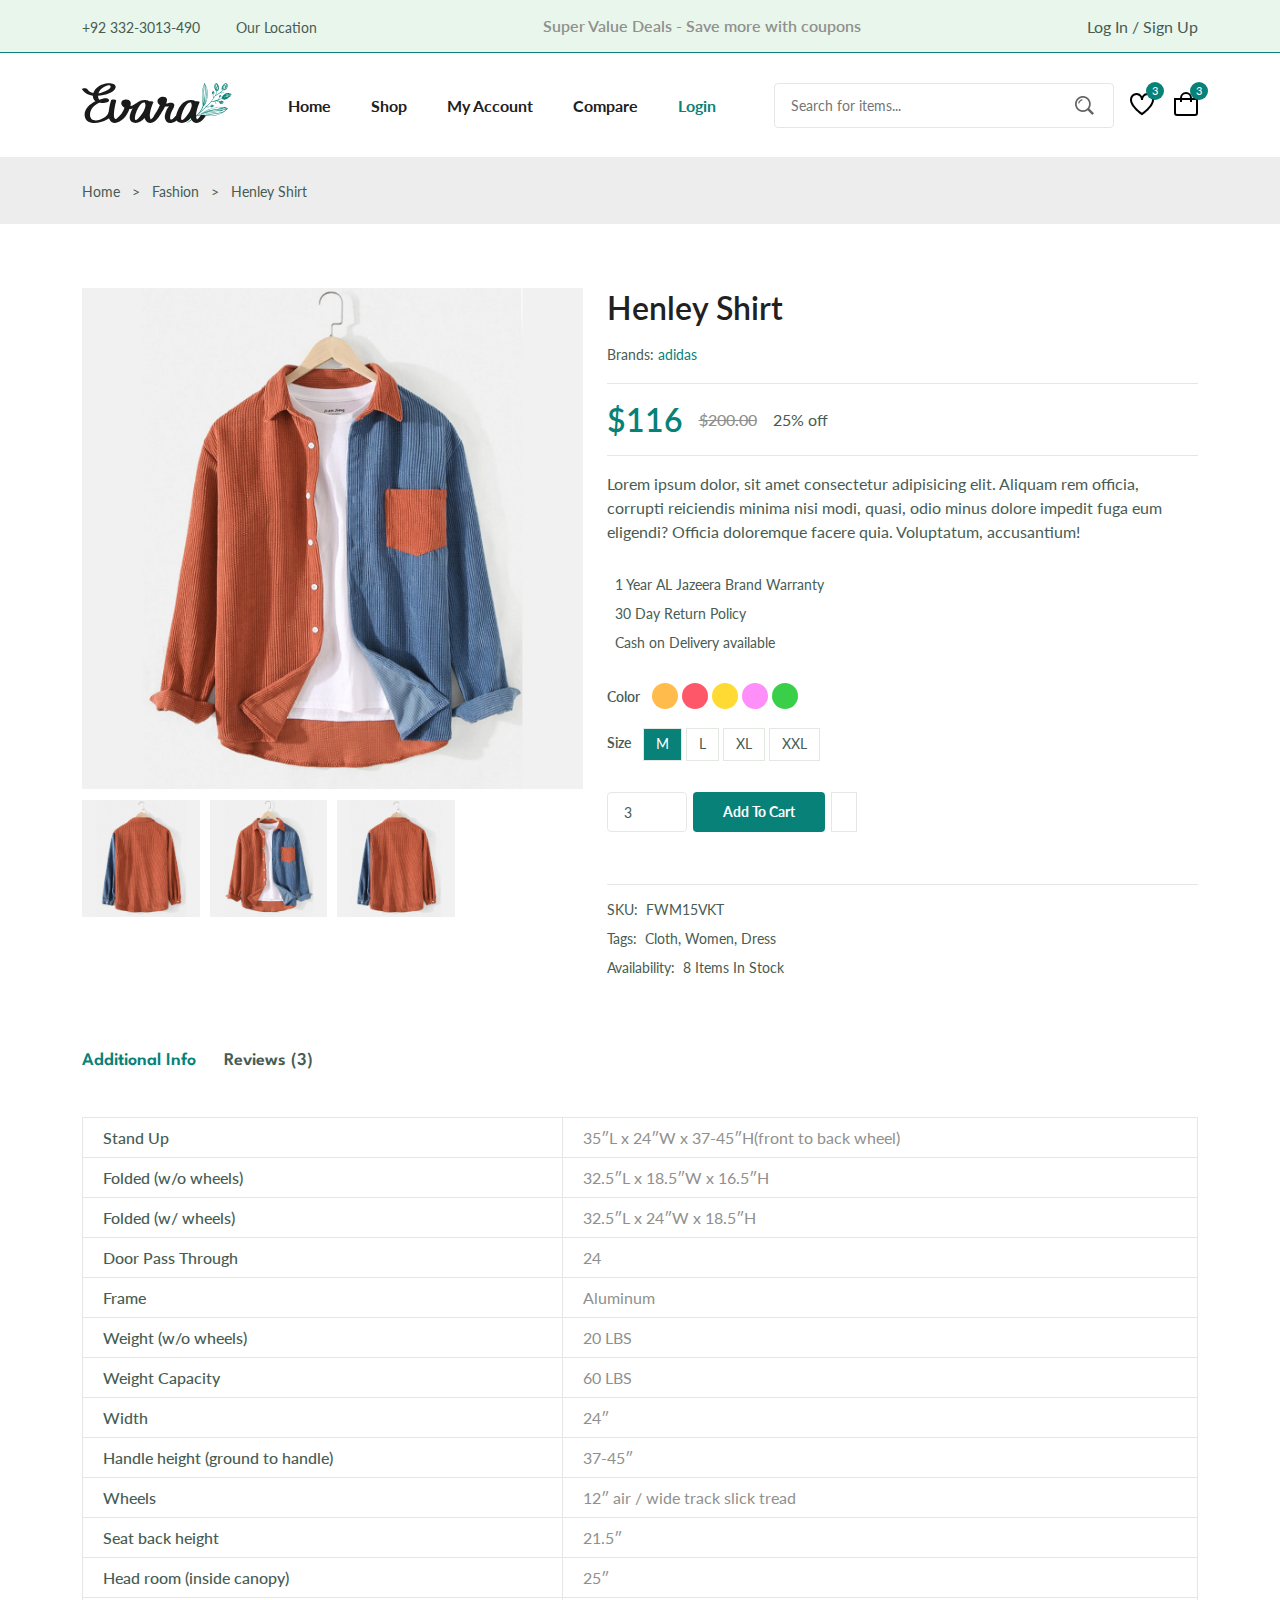
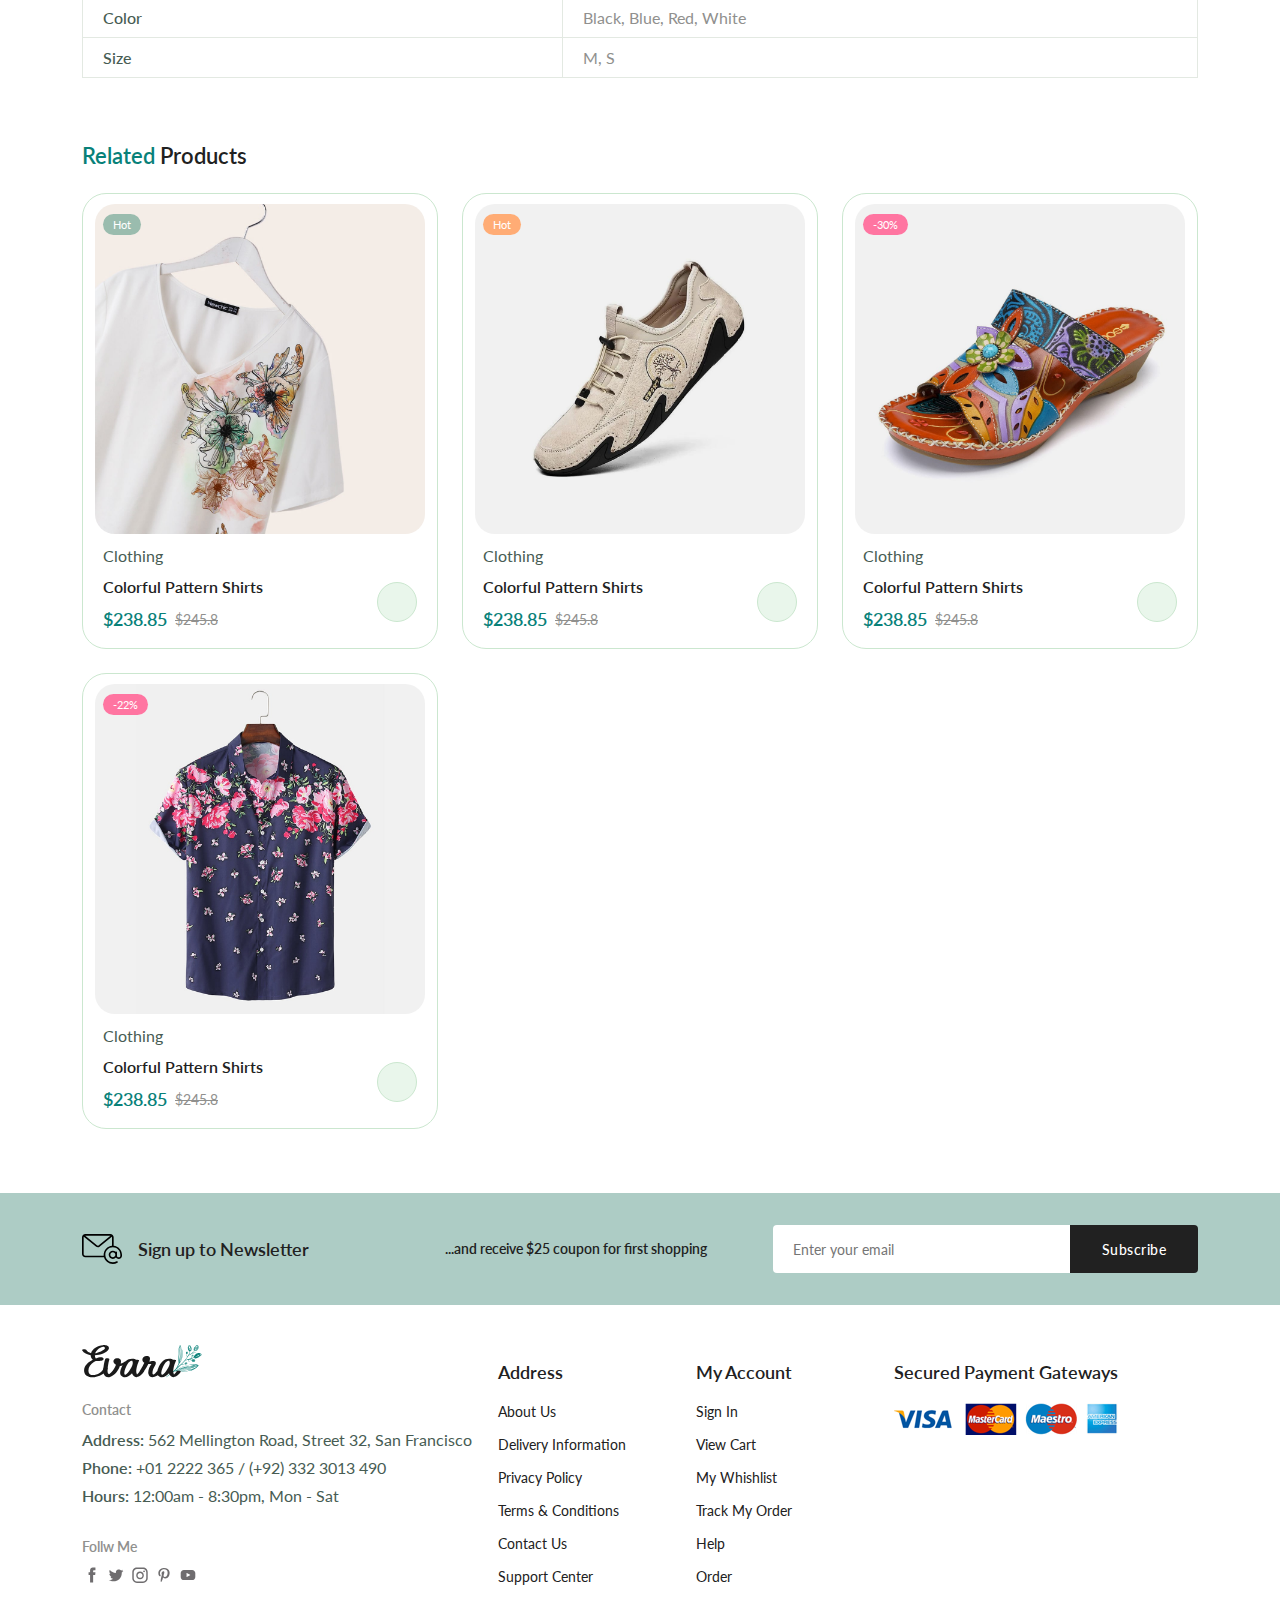
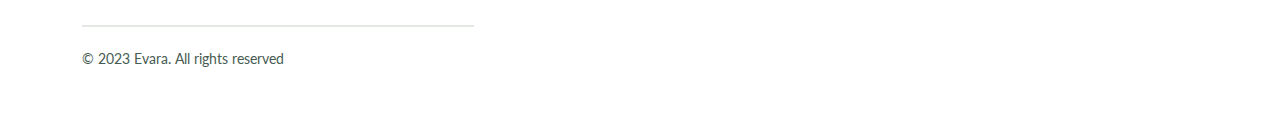
<file: details.html>
<!DOCTYPE html>
<html lang="en">
<head>
    <meta charset="UTF-8">
    <meta name="viewport" content="width=device-width, initial-scale=1.0" />

<!--=============== FLATICON ===============-->
<link 
rel='stylesheet' 
href='https://cdn-uicons.flaticon.com/uicons-regular-straight/css/uicons-regular-straight.css' 
/>

<!--=============== SWIPER CSS ===============-->
<link
  rel="stylesheet"
  href="https://cdn.jsdelivr.net/npm/swiper@10/swiper-bundle.min.css"
/>

<!--=============== CSS ===============-->
<link rel="stylesheet" href="assets/css/styles.css" />

    <title>E-commerce website</title>
</head>
<body>
    <!--=============== HEADER ===============-->
    <header class="header">
        <div class="header__top">
            <div class="header__container container">
                <div class="header__contact">
                    <span>+92 332-3013-490</span>
    
                    <span>Our Location</span>
    
                </div>
    
                <p class="header__alert-news">
                    Super Value Deals - Save more with coupons
                </p>
    
                <a href="login-register.html" class="header__top-action">
                    Log In / Sign Up
                </a>
            </div>
        </div>
    
        <nav class="nav container">
            <a href="index.html" class="nav__logo">
                <img src="assets/img/logo.svg" alt="" class="nav__logo-img">
            </a>
    
            <div class="nav__menu" id="nav-menu">
                <ul class="nav__list">
                    <li class="nav__item">
                        <a href="index.html" class="nav__link">Home</a>
                    </li>
    
                    <li class="nav__item">
                        <a href="shop.html" class="nav__link">Shop</a>
                    </li>
    
                    <li class="nav__item">
                        <a href="accounts.html" class="nav__link">My Account</a>
                    </li>
    
                    <li class="nav__item">
                        <a href="compare.html" class="nav__link">Compare</a>
                    </li>
    
                    <li class="nav__item">
                        <a href="login-register.html" class="nav__link active-link">Login</a>
                    </li>
                </ul>
    
                <div class="header__search">
                    <input 
                    type="text" 
                    placeholder="Search for items..." 
                    class="form__input"
                    />
    
                    <button class="search__btn">
                        <img src="assets/img/search.png" alt="" />
                    </button>
                </div>
            </div>
    
            <div class="header__user-actions">
                <a href="wishlist.html" class="header__action-btn">
                    <img src="assets/img/icon-heart.svg" alt="">
                    <span class="count">3</span>
                </a>
    
                <a href="cart.html" class="header__action-btn">
                    <img src="assets/img/icon-cart.svg" alt="">
                    <span class="count">3</span>
                </a>
            </div>
        </nav>
    </header>

    <!--=============== MAIN ===============-->
<main class="main">

    <!--=============== BREADCRUMB ===============-->
    <section class="breadcrumb">
        <ul class="breadcrumb__list flex container">
            <li><a href="index.html" class="breadcrumb__link">Home</a></li>
            <li><span class="breadcrumb__link">></span></li>
            <li><span class="breadcrumb__link">Fashion</span></li>
            <li><span class="breadcrumb__link">></span></li>
            <li><span class="breadcrumb__link">Henley Shirt</span></li>
        </ul>
    </section>

     <!--=============== DETAILS ===============-->
     <section class="details section--lg">
        <div class="details__container container grid">
            <div class="details__group">
                <img src="assets/img/product-8-1.jpg" alt="" class="details__img" />

                <div class="details__small-images grid">
                    <img src="assets/img/product-8-2.jpg" 
                    alt="" 
                    class="details__small-img" 
                    />

                    <img src="assets/img/product-8-1.jpg" 
                    alt="" 
                    class="details__small-img" 
                    />

                    <img src="assets/img/product-8-2.jpg" 
                    alt="" 
                    class="details__small-img" 
                    />
                </div>
            </div>

            <div class="details__group">
                <h3 class="details__title">Henley Shirt</h3>
                <p class="details__brand">Brands: <span>adidas</span></p>

                <div class="details__price flex">
                    <span class="new__price">$116</span>
                    <span class="old__price">$200.00</span>
                    <span class="save__price">25% off</span>
                </div>

                <p class="short__description">
                    Lorem ipsum dolor, sit amet consectetur adipisicing elit. Aliquam 
                    rem officia, corrupti reiciendis minima nisi modi, quasi, odio minus 
                    dolore impedit fuga eum eligendi? Officia doloremque facere 
                    quia. Voluptatum, accusantium!
                </p>

                <ul class="product__list">
                    <li class="list__item flex">
                        <i class="fi-rs-crown"></i>  1 Year AL Jazeera Brand Warranty
                    </li>

                    <ul class="product__list">
                        <li class="list__item flex">
                            <i class="fi-rs-refresh"></i>  30 Day Return Policy
                        </li>

                        <ul class="product__list">
                            <li class="list__item flex">
                                <i class="fi-rs-credit-card"></i>   Cash on Delivery available
                            </li>
                </ul>

                <div class="details__color flex">
                    <span class="details__color-title">Color</span>

                    <ul class="color__list">
                        <li>
                            <a href="#" 
                            class="color__link" 
                            style="background-color: hsl(37, 100%, 65%);"></a>
                        </li>

                        <li>
                            <a href="#" 
                            class="color__link" 
                            style="background-color: hsl(353, 100%, 67%);"></a>
                        </li>

                        <li>
                            <a href="#" 
                            class="color__link" 
                            style="background-color: hsl(49, 100%, 60%);"></a>
                        </li>

                        <li>
                            <a href="#" 
                            class="color__link" 
                            style="background-color: hsl(304, 100%, 78%);"></a>
                        </li>

                        <li>
                            <a href="#" 
                            class="color__link" 
                            style="background-color: hsl(126, 61%, 52%);"></a>
                        </li>
                    </ul>
                </div>

                <div class="details__size flex">
                    <span class="details__size-title">Size</span>

                    <ul class="size__list">
                        <li>
                            <a href="#" 
                            class="size__link size-active">M</a>
                        </li>

                        <li>
                            <a href="#" 
                            class="size__link">L</a>
                        </li>

                        <li>
                            <a href="#" 
                            class="size__link">XL</a>
                        </li>

                        <li>
                            <a href="#" 
                            class="size__link">XXL</a>
                        </li>
                    </ul>
                </div>

                <div class="details__action">
                    <input type="number" class="quantity" value="3" />

                    <a href="#" class="btn btn--sm">Add To Cart</a>
                    
                    <a href="#" class="details__action-btn">
                        <i class="fi fi-rs-heart"></i>
                    </a>
                </div>

                <ul class="details__meta">
                    <li class="meta__list flex"><span>SKU:</span> FWM15VKT</li>
                    <li class="meta__list flex">
                        <span>Tags:</span> Cloth, Women, Dress
                    </li>
                     <li class="meta__list flex">
                        <span>Availability:</span> 8 Items In Stock
                    </li>
                </ul>
            </div>
        </div>
     </section>

      <!--=============== DETAILS TAB ===============-->
    <section class="details__tab container">
        <div class="detail__tabs">
            <span class="detail__tab active-tab" data-target="#info">
                Additional Info
            </span>
            <span class="detail__tab" data-target="#reviews">Reviews (3)</span>
        </div>

        <div class="details__tabs-content">
            <div class="details__tab-content active-tab" content id="info">
                <table class="info__table">
                    <tr>
                        <th>Stand Up</th>
                        <td>35″L x 24″W x 37-45″H(front to back wheel)</td>
                    </tr>

                    <tr>
                        <th>Folded (w/o wheels)</th>
                        <td>32.5″L x 18.5″W x 16.5″H</td>
                    </tr>

                    <tr>
                        <th>Folded (w/ wheels)</th>
                        <td>32.5″L x 24″W x 18.5″H</td>
                    </tr>

                    <tr>
                        <th>Door Pass Through</th>
                        <td>24</td>
                    </tr>

                    <tr>
                        <th>Frame</th>
                        <td>Aluminum</td>
                    </tr>

                    <tr>
                        <th>Weight (w/o wheels)</th>
                        <td>20 LBS</td>
                    </tr>

                    <tr>
                        <th>Weight Capacity</th>
                        <td>60 LBS</td>
                    </tr>

                    <tr>
                        <th>Width</th>
                        <td>24″</td>
                    </tr>

                    <tr>
                        <th>Handle height (ground to handle)</th>
                        <td>37-45″</td>
                    </tr>

                    <tr>
                        <th>Wheels</th>
                        <td>12″ air / wide track slick tread</td>
                    </tr>

                    <tr>
                        <th>Seat back height</th>
                        <td>21.5″</td>
                    </tr>

                    <tr>
                        <th>Head room (inside canopy)</th>
                        <td>25″</td>
                    </tr>

                    <tr>
                        <th>Color</th>
                        <td>Black, Blue, Red, White</td>
                    </tr>

                    <tr>
                        <th>Size</th>
                        <td>M, S</td>
                    </tr>
                </table>
            </div>

            <div class="details__tab-content" content id="reviews">
                <div class="reviews__container grid">
                    <div class="review__single">
                        <div>
                            <img src="assets/img/avatar-1.jpg" alt="" 
                            class="review__img">
                            <h4 class="review__title">Jacky Chan</h4>
                        </div>

                        <div class="review__data">
                            <div class="review__rating">
                                <i class="fi fi-rs-star"></i>
                                <i class="fi fi-rs-star"></i>
                                <i class="fi fi-rs-star"></i>
                                <i class="fi fi-rs-star"></i>
                                <i class="fi fi-rs-star"></i>
                            </div>

                            <p class="review__description">
                                Thank you very fast shipping from Poland only 3days.
                            </p>

                            <span class="review__date">December 4, 2020 at 3:12 pm</span>
                        </div>
                    </div>

                    <div class="review__single">
                        <div>
                            <img src="assets/img/avatar-2.jpg" alt="" 
                            class="review__img">
                            <h4 class="review__title">Ana Rosie</h4>
                        </div>

                        <div class="review__data">
                            <div class="review__rating">
                                <i class="fi fi-rs-star"></i>
                                <i class="fi fi-rs-star"></i>
                                <i class="fi fi-rs-star"></i>
                                <i class="fi fi-rs-star"></i>
                                <i class="fi fi-rs-star"></i>
                            </div>

                            <p class="review__description">
                                Great low price and works well.
                            </p>

                            <span class="review__date">December 4, 2020 at 3:12 pm</span>
                        </div>
                    </div>

                    <div class="review__single">
                        <div>
                            <img src="assets/img/avatar-3.jpg" alt="" 
                            class="review__img">
                            <h4 class="review__title">Steven Keny</h4>
                        </div>

                        <div class="review__data">
                            <div class="review__rating">
                                <i class="fi fi-rs-star"></i>
                                <i class="fi fi-rs-star"></i>
                                <i class="fi fi-rs-star"></i>
                                <i class="fi fi-rs-star"></i>
                                <i class="fi fi-rs-star"></i>
                            </div>

                            <p class="review__description">
                                Authentic and Beautiful, Love these way more than ever 
                                expected They are Great earphones
                            </p>

                            <span class="review__date">December 4, 2020 at 3:12 pm</span>
                        </div>
                    </div>
                </div>

                <div class="review__form">
                    <h4 class="review__form-title">Add a review</h4>

                    <div class="rate__product">
                      <i class="fi fi-rs-star"></i>
                      <i class="fi fi-rs-star"></i>
                      <i class="fi fi-rs-star"></i>
                      <i class="fi fi-rs-star"></i>
                      <i class="fi fi-rs-star"></i>
                    </div>

                    <form action="" class="form grid">
                        <textarea class="form__input textarea" 
                        placeholder="Write Comment"
                        ></textarea>

                        <div class="form__group grid">
                            <input type="text" placeholder="Name" class="form__input" />

                            <input type="email" placeholder="email" class="form__input" />
                        </div>

                        <div class="form__btn">
                            <button class="btn">Submit Review</button>
                        </div>
                    </form>
                </div>
            </div>
        </div>
    </section>

     <!--=============== PRODUCTS ===============-->
     <section class="products container section--lg">
        <h3 class="section__title"><span>Related</span> Products</h3>

        <div class="products__container grid">
            <div class="product__item">
                <div class="product__banner">
                    <a href="details.html" class="product__images">
                        <img src="assets/img/product-12-1.jpg" 
                        alt="" 
                        class="product__img default"
                        />

                        <img src="assets/img/product-12-2.jpg" 
                        alt="" 
                        class="product__img hover"
                        />
                    </a>

                    <div class="product__actions">
                        <a href="#" class="action__btn" aria-label="Quick View">
                            <i class="fi fi-rs-eye"></i>
                        </a>

                        <a href="#" 
                        class="action__btn" 
                        aria-label="Add To Whishlist"
                        >
                            <i class="fi fi-rs-heart"></i>
                        </a>

                        <a href="#" class="action__btn" aria-label="Compare">
                            <i class="fi fi-rs-shuffle"></i>
                        </a>
                    </div>

                    <div class="product__badge light-green">Hot</div>
                </div>

                <div class="product__content">
                    <span class="product__catgory">Clothing</span>
                    <a href="details.html">
                        <h3 class="product__title">Colorful Pattern Shirts</h3>
                    </a>
                    <div class="product__rating">
                        <i class="fi fi-rs-star"></i>
                        <i class="fi fi-rs-star"></i>
                        <i class="fi fi-rs-star"></i>
                        <i class="fi fi-rs-star"></i>
                        <i class="fi fi-rs-star"></i>
                    </div>
                    <div class="product__price flex">
                        <span class="new__price">$238.85</span>
                        <span class="old__price">$245.8</span>
                    </div>


                    <a href="#" 
                    class="action__btn cart__btn" 
                    aria-label="Add To Cart"
                    >
                        <i class="fi fi-rs-shopping-bag-add"></i>
                    </a>
                </div>
            </div>

            <div class="product__item">
                <div class="product__banner">
                    <a href="details.html" class="product__images">
                        <img src="assets/img/product-3-1.jpg" 
                        alt="" 
                        class="product__img default"
                        />

                        <img src="assets/img/product-3-2.jpg" 
                        alt="" 
                        class="product__img hover"
                        />
                    </a>

                    <div class="product__actions">
                        <a href="#" class="action__btn" aria-label="Quick View">
                            <i class="fi fi-rs-eye"></i>
                        </a>

                        <a href="#" 
                        class="action__btn" 
                        aria-label="Add To Whishlist"
                        >
                            <i class="fi fi-rs-heart"></i>
                        </a>

                        <a href="#" class="action__btn" aria-label="Compare">
                            <i class="fi fi-rs-shuffle"></i>
                        </a>
                    </div>

                    <div class="product__badge light-orange">Hot</div>
                </div>

                <div class="product__content">
                    <span class="product__catgory">Clothing</span>
                    <a href="details.html">
                        <h3 class="product__title">Colorful Pattern Shirts</h3>
                    </a>
                    <div class="product__rating">
                        <i class="fi fi-rs-star"></i>
                        <i class="fi fi-rs-star"></i>
                        <i class="fi fi-rs-star"></i>
                        <i class="fi fi-rs-star"></i>
                        <i class="fi fi-rs-star"></i>
                    </div>
                    <div class="product__price flex">
                        <span class="new__price">$238.85</span>
                        <span class="old__price">$245.8</span>
                    </div>


                    <a href="#" 
                    class="action__btn cart__btn" 
                    aria-label="Add To Cart"
                    >
                        <i class="fi fi-rs-shopping-bag-add"></i>
                    </a>
                </div>
            </div>

            <div class="product__item">
                <div class="product__banner">
                    <a href="details.html" class="product__images">
                        <img src="assets/img/product-10-1.jpg" 
                        alt="" 
                        class="product__img default"
                        />

                        <img src="assets/img/product-10-2.jpg" 
                        alt="" 
                        class="product__img hover"
                        />
                    </a>

                    <div class="product__actions">
                        <a href="#" class="action__btn" aria-label="Quick View">
                            <i class="fi fi-rs-eye"></i>
                        </a>

                        <a href="#" 
                        class="action__btn" 
                        aria-label="Add To Whishlist"
                        >
                            <i class="fi fi-rs-heart"></i>
                        </a>

                        <a href="#" class="action__btn" aria-label="Compare">
                            <i class="fi fi-rs-shuffle"></i>
                        </a>
                    </div>

                    <div class="product__badge light-pink">-30%</div>
                </div>

                <div class="product__content">
                    <span class="product__catgory">Clothing</span>
                    <a href="details.html">
                        <h3 class="product__title">Colorful Pattern Shirts</h3>
                    </a>
                    <div class="product__rating">
                        <i class="fi fi-rs-star"></i>
                        <i class="fi fi-rs-star"></i>
                        <i class="fi fi-rs-star"></i>
                        <i class="fi fi-rs-star"></i>
                        <i class="fi fi-rs-star"></i>
                    </div>
                    <div class="product__price flex">
                        <span class="new__price">$238.85</span>
                        <span class="old__price">$245.8</span>
                    </div>


                    <a href="#" 
                    class="action__btn cart__btn" 
                    aria-label="Add To Cart"
                    >
                        <i class="fi fi-rs-shopping-bag-add"></i>
                    </a>
                </div>
            </div>

            <div class="product__item">
                <div class="product__banner">
                    <a href="details.html" class="product__images">
                        <img src="assets/img/product-6-1.jpg" 
                        alt="" 
                        class="product__img default"
                        />

                        <img src="assets/img/product-6-2.jpg" 
                        alt="" 
                        class="product__img hover"
                        />
                    </a>

                    <div class="product__actions">
                        <a href="#" class="action__btn" aria-label="Quick View">
                            <i class="fi fi-rs-eye"></i>
                        </a>

                        <a href="#" 
                        class="action__btn" 
                        aria-label="Add To Whishlist"
                        >
                            <i class="fi fi-rs-heart"></i>
                        </a>

                        <a href="#" class="action__btn" aria-label="Compare">
                            <i class="fi fi-rs-shuffle"></i>
                        </a>
                    </div>

                    <div class="product__badge light-pink">-22%</div>
                </div>

                <div class="product__content">
                    <span class="product__catgory">Clothing</span>
                    <a href="details.html">
                        <h3 class="product__title">Colorful Pattern Shirts</h3>
                    </a>
                    <div class="product__rating">
                        <i class="fi fi-rs-star"></i>
                        <i class="fi fi-rs-star"></i>
                        <i class="fi fi-rs-star"></i>
                        <i class="fi fi-rs-star"></i>
                        <i class="fi fi-rs-star"></i>
                    </div>
                    <div class="product__price flex">
                        <span class="new__price">$238.85</span>
                        <span class="old__price">$245.8</span>
                    </div>


                    <a href="#" 
                    class="action__btn cart__btn" 
                    aria-label="Add To Cart"
                    >
                        <i class="fi fi-rs-shopping-bag-add"></i>
                    </a>
                </div>
            </div>
        </div>
     </section>

     <!--=============== NEWLETTER ===============-->
    <section class="newsletter section">
        <div class="newsletter__container container grid">
            <h3 class="newsletter__title flex">
                <img src="assets/img/icon-email.svg" 
                alt="" 
                class="newsletter__icon"
                />
                Sign up to Newsletter
            </h3>
    
            <p class="newsletter__description">
                ...and receive $25 coupon for first shopping
            </p>
    
            <form action="" class="newsletter__form">
                <input type="text" placeholder="Enter your email" 
                class="newsletter__input"
                />
                <button type="submit" class="newsletter__btn">Subscribe</button>
            </form>
        </div>
    </section> 
    </main>

     <!--=============== FOOTER ===============-->
     <footer class="footer container">
        <div class="footer__container grid">
            <div class="footer__content">
                <a href="index.html" class="footer__logo">
                    <img src="assets/img/logo.svg" alt="" class="footer__logo-img">
                </a>
    
                <h4 class="footer__subtitle">Contact</h4>
    
                <p class="footer__description">
                   <span>Address:</span> 562 Mellington Road, Street 32, San Francisco
                </p>
                
                <p class="footer__description">
                    <span>Phone:</span> +01 2222 365 / (+92) 332 3013 490
                 </p>
    
                 <p class="footer__description">
                    <span>Hours:</span> 12:00am - 8:30pm, Mon - Sat 
                 </p>
    
                 <div class="footer__social">
                    <h4 class="footer__subtitle">Follw Me</h4>
    
                    <div class="footer__social-links flex">
                        <a href="">
                            <img src="assets/img/icon-facebook.svg" 
                            alt="" 
                            class="footer__social-icon"
                            />
                        </a>
    
                        <a href="">
                            <img src="assets/img/icon-twitter.svg" 
                            alt="" 
                            class="footer__social-icon"
                            />
                        </a>
    
                        <a href="">
                            <img src="assets/img/icon-instagram.svg" 
                            alt="" 
                            class="footer__social-icon"
                            />
                        </a>
    
                        <a href="">
                            <img src="assets/img/icon-pinterest.svg" 
                            alt="" 
                            class="footer__social-icon"
                            />
                        </a>
    
                        <a href="">
                            <img src="assets/img/icon-youtube.svg" 
                            alt="" 
                            class="footer__social-icon"
                            />
                        </a>
                    </div>
                 </div>
            </div>
    
            <div class="footer__content">
                <h3 class="footer__title">Address</h3>
    
                <ul class="footer__links">
                    <li><a href="" class="footer__link">About Us</a></li>
                    <li><a href="" class="footer__link">Delivery Information</a></li>
                    <li><a href="" class="footer__link">Privacy Policy</a></li>
                    <li><a href="" class="footer__link">Terms & Conditions</a></li>
                    <li><a href="" class="footer__link">Contact Us</a></li>
                    <li><a href="" class="footer__link">Support Center</a></li>
                </ul>
            </div>
    
            <div class="footer__content">
                <h3 class="footer__title">My Account</h3>
    
                <ul class="footer__links">
                    <li><a href="" class="footer__link">Sign In</a></li>
                    <li><a href="" class="footer__link">View Cart</a></li>
                    <li><a href="" class="footer__link">My Whishlist</a></li>
                    <li><a href="" class="footer__link">Track My Order</a></li>
                    <li><a href="" class="footer__link">Help</a></li>
                    <li><a href="" class="footer__link">Order</a></li>
                </ul>
            </div>
    
            <div class="footer__content">
                <h3 class="footer__title">Secured Payment Gateways</h3>
    
                <img src="assets/img/payment-method.png" 
                alt="" 
                class="payment__img"
                />
        </div>
        
        <div class="footer__bottom">
            <p class="copyright">&copy; 2023 Evara. All rights reserved</p>
        </div>
    </footer>

    <!--=============== SWIPER JS ===============-->
<script src="https://cdn.jsdelivr.net/npm/swiper@10/swiper-bundle.min.js"></script>

<!--=============== MAIN JS ===============-->
<script src="assets/js/main.js"></script>
</file>
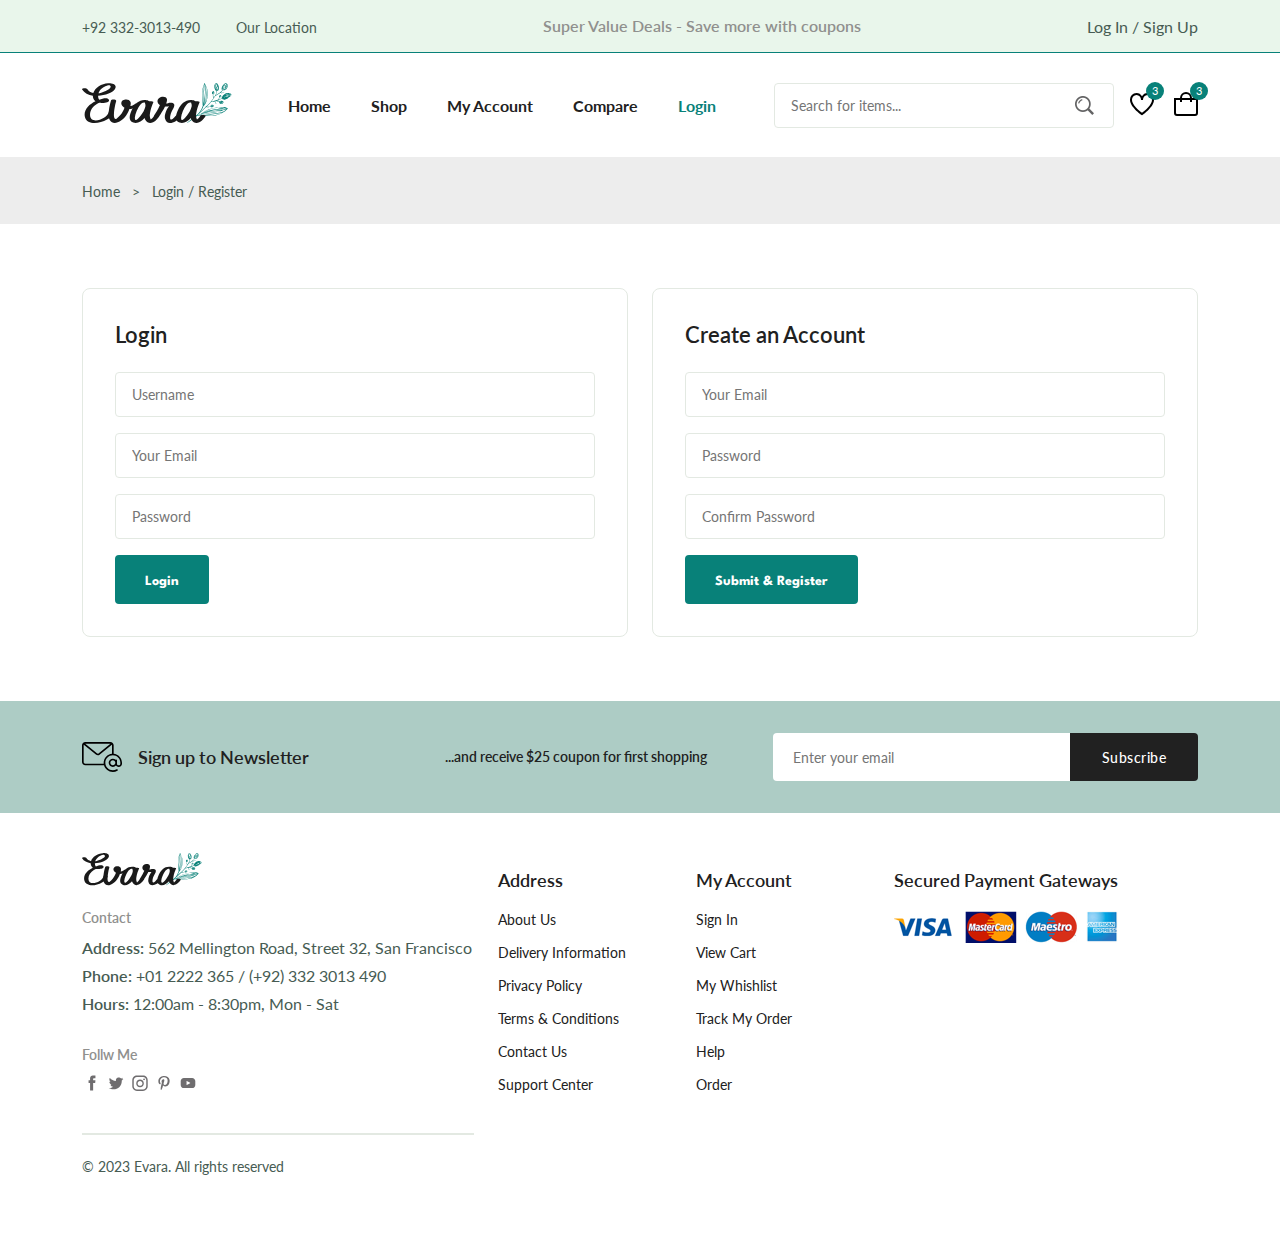
<file: login-register.html>
<!DOCTYPE html>
<html lang="en">
<head>
    <meta charset="UTF-8">
    <meta name="viewport" content="width=device-width, initial-scale=1.0" />

<!--=============== FLATICON ===============-->
<link 
rel='stylesheet' 
href='https://cdn-uicons.flaticon.com/uicons-regular-straight/css/uicons-regular-straight.css' 
/>

<!--=============== SWIPER CSS ===============-->
<link
  rel="stylesheet"
  href="https://cdn.jsdelivr.net/npm/swiper@10/swiper-bundle.min.css"
/>

<!--=============== CSS ===============-->
<link rel="stylesheet" href="assets/css/styles.css" />

    <title>E-commerce website</title>
</head>
<body>
    <!--=============== HEADER ===============-->
    <header class="header">
        <div class="header__top">
            <div class="header__container container">
                <div class="header__contact">
                    <span>+92 332-3013-490</span>
    
                    <span>Our Location</span>
    
                </div>
    
                <p class="header__alert-news">
                    Super Value Deals - Save more with coupons
                </p>
    
                <a href="login-register.html" class="header__top-action">
                    Log In / Sign Up
                </a>
            </div>
        </div>
    
        <nav class="nav container">
            <a href="index.html" class="nav__logo">
                <img src="assets/img/logo.svg" alt="" class="nav__logo-img">
            </a>
    
            <div class="nav__menu" id="nav-menu">
                <ul class="nav__list">
                    <li class="nav__item">
                        <a href="index.html" class="nav__link">Home</a>
                    </li>
    
                    <li class="nav__item">
                        <a href="shop.html" class="nav__link">Shop</a>
                    </li>
    
                    <li class="nav__item">
                        <a href="accounts.html" class="nav__link">My Account</a>
                    </li>
    
                    <li class="nav__item">
                        <a href="compare.html" class="nav__link">Compare</a>
                    </li>
    
                    <li class="nav__item">
                        <a href="login-register.html" class="nav__link active-link">Login</a>
                    </li>
                </ul>
    
                <div class="header__search">
                    <input 
                    type="text" 
                    placeholder="Search for items..." 
                    class="form__input"
                    />
    
                    <button class="search__btn">
                        <img src="assets/img/search.png" alt="" />
                    </button>
                </div>
            </div>
    
            <div class="header__user-actions">
                <a href="wishlist.html" class="header__action-btn">
                    <img src="assets/img/icon-heart.svg" alt="">
                    <span class="count">3</span>
                </a>
    
                <a href="cart.html" class="header__action-btn">
                    <img src="assets/img/icon-cart.svg" alt="">
                    <span class="count">3</span>
                </a>
            </div>
        </nav>
    </header>

     <!--=============== MAIN ===============-->
     <main class="main">

        <!--=============== BREADCRUMB ===============-->
        <section class="breadcrumb">
            <ul class="breadcrumb__list flex container">
                <li><a href="index.html" class="breadcrumb__link">Home</a></li>
                <li><span class="breadcrumb__link">></span></li>
                <li><span class="breadcrumb__link">Login / Register</span></li>
            </ul>
        </section>

        <!--=============== LOGIN-REGISTER ===============-->
        <section class="login-register section--lg">
            <div class="login-register__container container grid">
                <div class="login">
                    <h3 class="section__title">Login</h3>

                    <form action="" class="form grid">
                        <input type="text" 
                        placeholder="Username" 
                        class="form__input"
                        />

                        <input type="email" 
                        placeholder="Your Email" 
                        class="form__input"
                        />

                        <input type="password" 
                        placeholder="Password" 
                        class="form__input"
                        />

                        <div class="form__btn">
                            <button class="btn">Login</button>
                        </div>
                    </form>
                </div>

                <div class="register">
                    <h3 class="section__title">Create an Account</h3>

                    <form action="" class="form grid">
                        <input type="email" 
                        placeholder="Your Email" 
                        class="form__input"
                        />

                        <input type="password" 
                        placeholder="Password" 
                        class="form__input"
                        />

                        <input type="password" 
                        placeholder="Confirm Password" 
                        class="form__input"
                        />

                        <div class="form__btn">
                            <button class="btn">Submit & Register </button>
                        </div>
                    </form>
                </div>
            </div>
        </section>

         <!--=============== NEWLETTER ===============-->
     <section class="newsletter section">
        <div class="newsletter__container container grid">
            <h3 class="newsletter__title flex">
                <img src="assets/img/icon-email.svg" 
                alt="" 
                class="newsletter__icon"
                />
                Sign up to Newsletter
            </h3>
    
            <p class="newsletter__description">
                ...and receive $25 coupon for first shopping
            </p>
    
            <form action="" class="newsletter__form">
                <input type="text" placeholder="Enter your email" 
                class="newsletter__input"
                />
                <button type="submit" class="newsletter__btn">Subscribe</button>
            </form>
        </div>
    </section> 
    </main>

     <!--=============== FOOTER ===============-->
     <footer class="footer container">
        <div class="footer__container grid">
            <div class="footer__content">
                <a href="index.html" class="footer__logo">
                    <img src="assets/img/logo.svg" alt="" class="footer__logo-img">
                </a>
    
                <h4 class="footer__subtitle">Contact</h4>
    
                <p class="footer__description">
                   <span>Address:</span> 562 Mellington Road, Street 32, San Francisco
                </p>
                
                <p class="footer__description">
                    <span>Phone:</span> +01 2222 365 / (+92) 332 3013 490
                 </p>
    
                 <p class="footer__description">
                    <span>Hours:</span> 12:00am - 8:30pm, Mon - Sat 
                 </p>
    
                 <div class="footer__social">
                    <h4 class="footer__subtitle">Follw Me</h4>
    
                    <div class="footer__social-links flex">
                        <a href="">
                            <img src="assets/img/icon-facebook.svg" 
                            alt="" 
                            class="footer__social-icon"
                            />
                        </a>
    
                        <a href="">
                            <img src="assets/img/icon-twitter.svg" 
                            alt="" 
                            class="footer__social-icon"
                            />
                        </a>
    
                        <a href="">
                            <img src="assets/img/icon-instagram.svg" 
                            alt="" 
                            class="footer__social-icon"
                            />
                        </a>
    
                        <a href="">
                            <img src="assets/img/icon-pinterest.svg" 
                            alt="" 
                            class="footer__social-icon"
                            />
                        </a>
    
                        <a href="">
                            <img src="assets/img/icon-youtube.svg" 
                            alt="" 
                            class="footer__social-icon"
                            />
                        </a>
                    </div>
                 </div>
            </div>
    
            <div class="footer__content">
                <h3 class="footer__title">Address</h3>
    
                <ul class="footer__links">
                    <li><a href="" class="footer__link">About Us</a></li>
                    <li><a href="" class="footer__link">Delivery Information</a></li>
                    <li><a href="" class="footer__link">Privacy Policy</a></li>
                    <li><a href="" class="footer__link">Terms & Conditions</a></li>
                    <li><a href="" class="footer__link">Contact Us</a></li>
                    <li><a href="" class="footer__link">Support Center</a></li>
                </ul>
            </div>
    
            <div class="footer__content">
                <h3 class="footer__title">My Account</h3>
    
                <ul class="footer__links">
                    <li><a href="" class="footer__link">Sign In</a></li>
                    <li><a href="" class="footer__link">View Cart</a></li>
                    <li><a href="" class="footer__link">My Whishlist</a></li>
                    <li><a href="" class="footer__link">Track My Order</a></li>
                    <li><a href="" class="footer__link">Help</a></li>
                    <li><a href="" class="footer__link">Order</a></li>
                </ul>
            </div>
    
            <div class="footer__content">
                <h3 class="footer__title">Secured Payment Gateways</h3>
    
                <img src="assets/img/payment-method.png" 
                alt="" 
                class="payment__img"
                />
        </div>
        
        <div class="footer__bottom">
            <p class="copyright">&copy; 2023 Evara. All rights reserved</p>
        </div>
    </footer>

    <!--=============== SWIPER JS ===============-->
<script src="https://cdn.jsdelivr.net/npm/swiper@10/swiper-bundle.min.js"></script>

<!--=============== MAIN JS ===============-->
<script src="assets/js/main.js"></script> 

</body>
</html>
</file>
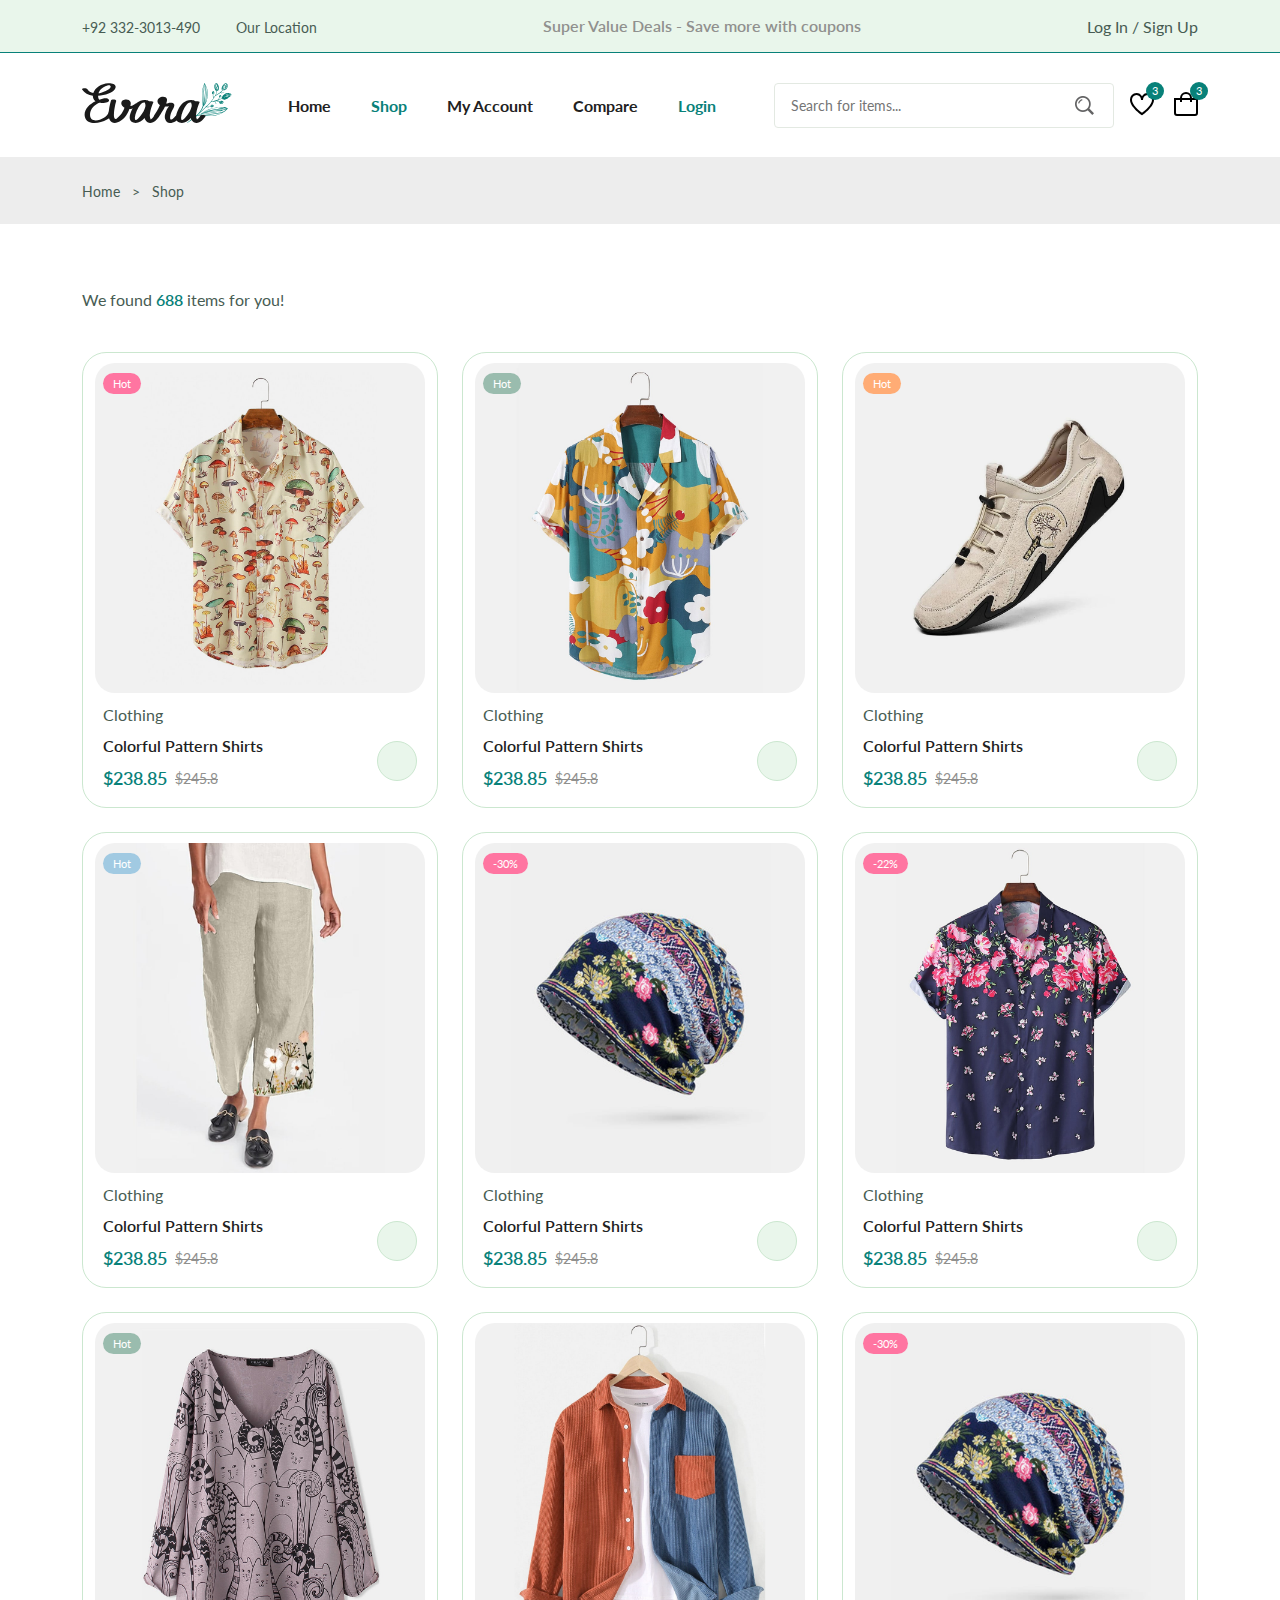
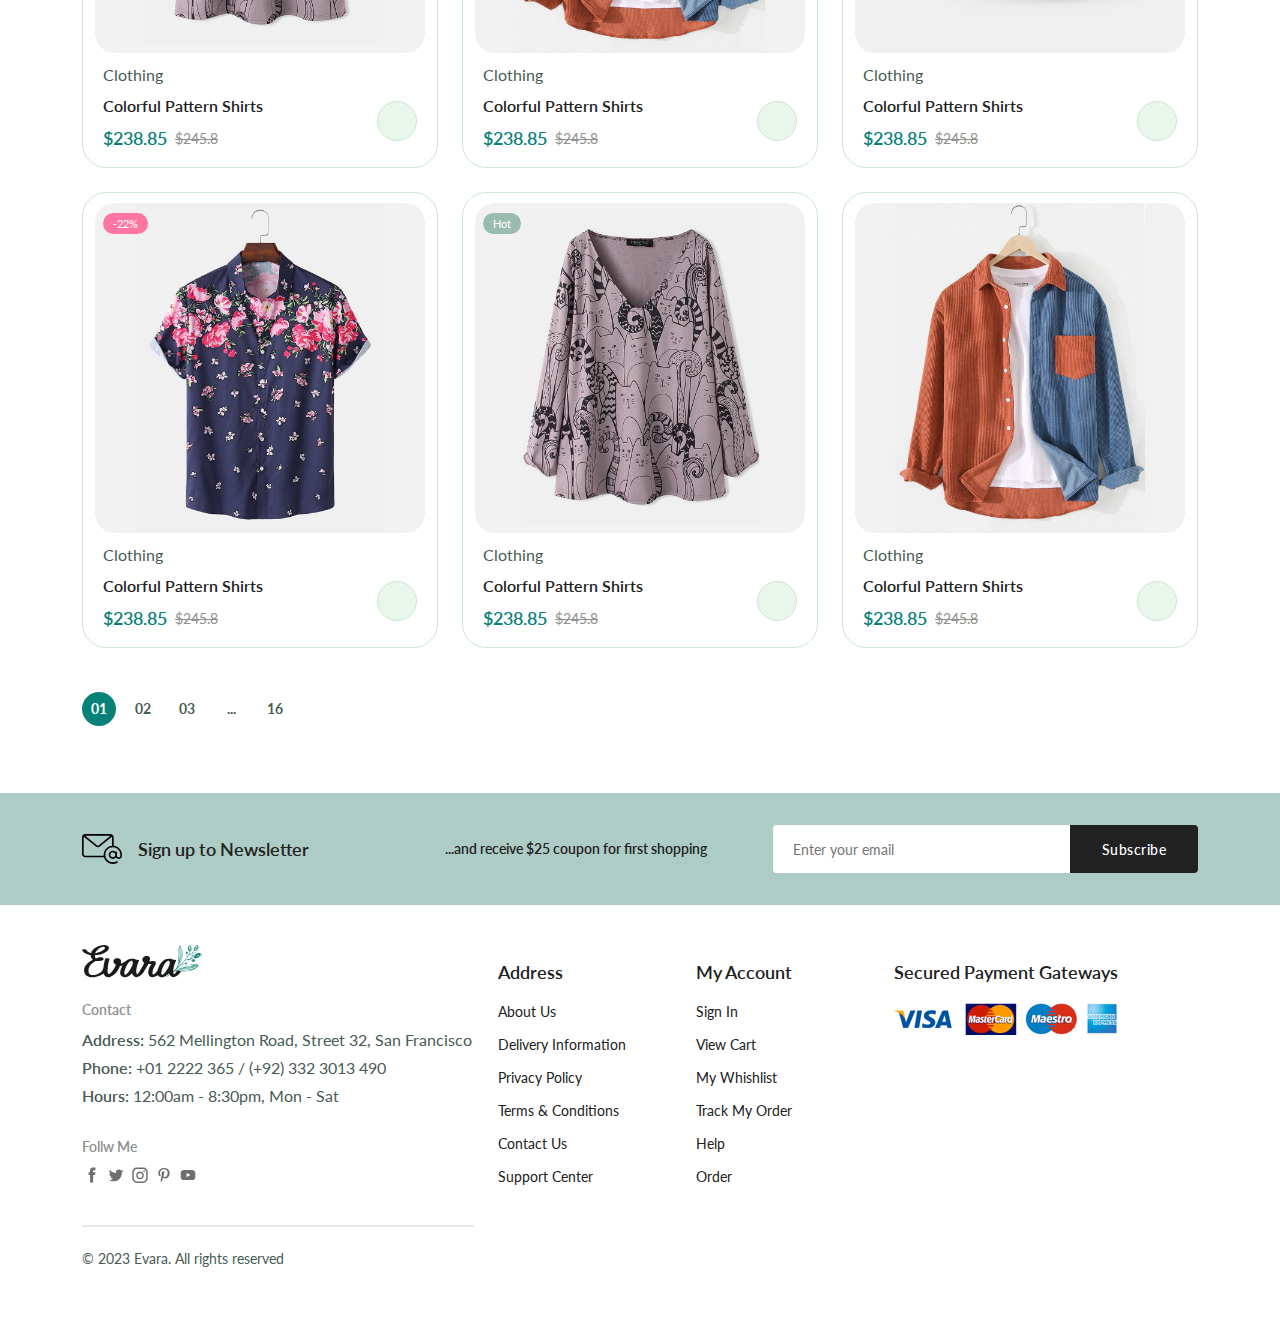
<file: shop.html>
<!DOCTYPE html>
<html lang="en">
<head>
    <meta charset="UTF-8">
    <meta name="viewport" content="width=device-width, initial-scale=1.0" />

<!--=============== FLATICON ===============-->
<link 
rel='stylesheet' 
href='https://cdn-uicons.flaticon.com/uicons-regular-straight/css/uicons-regular-straight.css' 
/>

<!--=============== SWIPER CSS ===============-->
<link
  rel="stylesheet"
  href="https://cdn.jsdelivr.net/npm/swiper@10/swiper-bundle.min.css"
/>

<!--=============== CSS ===============-->
<link rel="stylesheet" href="assets/css/styles.css" />

    <title>E-commerce website</title>
</head>
<body>
        <!--=============== HEADER ===============-->
<header class="header">
    <div class="header__top">
        <div class="header__container container">
            <div class="header__contact">
                <span>+92 332-3013-490</span>

                <span>Our Location</span>

            </div>

            <p class="header__alert-news">
                Super Value Deals - Save more with coupons
            </p>

            <a href="login-register.html" class="header__top-action">
                Log In / Sign Up
            </a>
        </div>
    </div>

    <nav class="nav container">
        <a href="index.html" class="nav__logo">
            <img src="assets/img/logo.svg" alt="" class="nav__logo-img">
        </a>

        <div class="nav__menu" id="nav-menu">
            <ul class="nav__list">
                <li class="nav__item">
                    <a href="index.html" class="nav__link">Home</a>
                </li>

                <li class="nav__item">
                    <a href="shop.html" class="nav__link active-link">Shop</a>
                </li>

                <li class="nav__item">
                    <a href="accounts.html" class="nav__link">My Account</a>
                </li>

                <li class="nav__item">
                    <a href="compare.html" class="nav__link">Compare</a>
                </li>

                <li class="nav__item">
                    <a href="login-register.html" class="nav__link active-link">Login</a>
                </li>
            </ul>

            <div class="header__search">
                <input 
                type="text" 
                placeholder="Search for items..." 
                class="form__input"
                />

                <button class="search__btn">
                    <img src="assets/img/search.png" alt="" />
                </button>
            </div>
        </div>

        <div class="header__user-actions">
            <a href="wishlist.html" class="header__action-btn">
                <img src="assets/img/icon-heart.svg" alt="">
                <span class="count">3</span>
            </a>

            <a href="cart.html" class="header__action-btn">
                <img src="assets/img/icon-cart.svg" alt="">
                <span class="count">3</span>
            </a>
        </div>
    </nav>
</header>

<!--=============== MAIN ===============-->
<main class="main">
    
    <!--=============== BREADCRUMB ===============-->
    <section class="breadcrumb">
        <ul class="breadcrumb__list flex container">
            <li><a href="index.html" class="breadcrumb__link">Home</a></li>
            <li><span class="breadcrumb__link">></span></li>
            <li><span class="breadcrumb__link">Shop</span></li>
        </ul>
    </section>

    <!--=============== PRODUCTS ===============-->
    <section class="products section--lg container">
        <p class="total__products">We found <span>688</span> items for you!</p>

        <div class="products__container grid">
            <div class="product__item">
                <div class="product__banner">
                    <a href="details.html" class="product__images">
                        <img src="assets/img/product-1-1.jpg" 
                        alt="" 
                        class="product__img default"
                        />

                        <img src="assets/img/product-1-2.jpg" 
                        alt="" 
                        class="product__img hover"
                        />
                    </a>

                    <div class="product__actions">
                        <a href="#" class="action__btn" aria-label="Quick View">
                            <i class="fi fi-rs-eye"></i>
                        </a>

                        <a href="#" 
                        class="action__btn" 
                        aria-label="Add To Whishlist"
                        >
                            <i class="fi fi-rs-heart"></i>
                        </a>

                        <a href="#" class="action__btn" aria-label="Compare">
                            <i class="fi fi-rs-shuffle"></i>
                        </a>
                    </div>

                    <div class="product__badge light-pink">Hot</div>
                </div>

                <div class="product__content">
                    <span class="product__catgory">Clothing</span>
                    <a href="details.html">
                        <h3 class="product__title">Colorful Pattern Shirts</h3>
                    </a>
                    <div class="product__rating">
                        <i class="fi fi-rs-star"></i>
                        <i class="fi fi-rs-star"></i>
                        <i class="fi fi-rs-star"></i>
                        <i class="fi fi-rs-star"></i>
                        <i class="fi fi-rs-star"></i>
                    </div>
                    <div class="product__price flex">
                        <span class="new__price">$238.85</span>
                        <span class="old__price">$245.8</span>
                    </div>


                    <a href="#" 
                    class="action__btn cart__btn" 
                    aria-label="Add To Cart"
                    >
                        <i class="fi fi-rs-shopping-bag-add"></i>
                    </a>
                </div>
            </div>

            <div class="product__item">
                <div class="product__banner">
                    <a href="details.html" class="product__images">
                        <img src="assets/img/product-2-1.jpg" 
                        alt="" 
                        class="product__img default"
                        />

                        <img src="assets/img/product-2-2.jpg" 
                        alt="" 
                        class="product__img hover"
                        />
                    </a>

                    <div class="product__actions">
                        <a href="#" class="action__btn" aria-label="Quick View">
                            <i class="fi fi-rs-eye"></i>
                        </a>

                        <a href="#" 
                        class="action__btn" 
                        aria-label="Add To Whishlist"
                        >
                            <i class="fi fi-rs-heart"></i>
                        </a>

                        <a href="#" class="action__btn" aria-label="Compare">
                            <i class="fi fi-rs-shuffle"></i>
                        </a>
                    </div>

                    <div class="product__badge light-green">Hot</div>
                </div>

                <div class="product__content">
                    <span class="product__catgory">Clothing</span>
                    <a href="details.html">
                        <h3 class="product__title">Colorful Pattern Shirts</h3>
                    </a>
                    <div class="product__rating">
                        <i class="fi fi-rs-star"></i>
                        <i class="fi fi-rs-star"></i>
                        <i class="fi fi-rs-star"></i>
                        <i class="fi fi-rs-star"></i>
                        <i class="fi fi-rs-star"></i>
                    </div>
                    <div class="product__price flex">
                        <span class="new__price">$238.85</span>
                        <span class="old__price">$245.8</span>
                    </div>


                    <a href="#" 
                    class="action__btn cart__btn" 
                    aria-label="Add To Cart"
                    >
                        <i class="fi fi-rs-shopping-bag-add"></i>
                    </a>
                </div>
            </div>

            <div class="product__item">
                <div class="product__banner">
                    <a href="details.html" class="product__images">
                        <img src="assets/img/product-3-1.jpg" 
                        alt="" 
                        class="product__img default"
                        />

                        <img src="assets/img/product-3-2.jpg" 
                        alt="" 
                        class="product__img hover"
                        />
                    </a>

                    <div class="product__actions">
                        <a href="#" class="action__btn" aria-label="Quick View">
                            <i class="fi fi-rs-eye"></i>
                        </a>

                        <a href="#" 
                        class="action__btn" 
                        aria-label="Add To Whishlist"
                        >
                            <i class="fi fi-rs-heart"></i>
                        </a>

                        <a href="#" class="action__btn" aria-label="Compare">
                            <i class="fi fi-rs-shuffle"></i>
                        </a>
                    </div>

                    <div class="product__badge light-orange">Hot</div>
                </div>

                <div class="product__content">
                    <span class="product__catgory">Clothing</span>
                    <a href="details.html">
                        <h3 class="product__title">Colorful Pattern Shirts</h3>
                    </a>
                    <div class="product__rating">
                        <i class="fi fi-rs-star"></i>
                        <i class="fi fi-rs-star"></i>
                        <i class="fi fi-rs-star"></i>
                        <i class="fi fi-rs-star"></i>
                        <i class="fi fi-rs-star"></i>
                    </div>
                    <div class="product__price flex">
                        <span class="new__price">$238.85</span>
                        <span class="old__price">$245.8</span>
                    </div>


                    <a href="#" 
                    class="action__btn cart__btn" 
                    aria-label="Add To Cart"
                    >
                        <i class="fi fi-rs-shopping-bag-add"></i>
                    </a>
                </div>
            </div>

            <div class="product__item">
                <div class="product__banner">
                    <a href="details.html" class="product__images">
                        <img src="assets/img/product-4-1.jpg" 
                        alt="" 
                        class="product__img default">

                        <img src="assets/img/product-4-2.jpg" 
                        alt="" 
                        class="product__img hover">
                    </a>

                    <div class="product__actions">
                        <a href="#" class="action__btn" aria-label="Quick View">
                            <i class="fi fi-rs-eye"></i>
                        </a>

                        <a href="#" 
                        class="action__btn" 
                        aria-label="Add To Whishlist"
                        >
                            <i class="fi fi-rs-heart"></i>
                        </a>

                        <a href="#" class="action__btn" aria-label="Compare">
                            <i class="fi fi-rs-shuffle"></i>
                        </a>
                    </div>

                    <div class="product__badge light-blue">Hot</div>
                </div>

                <div class="product__content">
                    <span class="product__catgory">Clothing</span>
                    <a href="details.html">
                        <h3 class="product__title">Colorful Pattern Shirts</h3>
                    </a>
                    <div class="product__rating">
                        <i class="fi fi-rs-star"></i>
                        <i class="fi fi-rs-star"></i>
                        <i class="fi fi-rs-star"></i>
                        <i class="fi fi-rs-star"></i>
                        <i class="fi fi-rs-star"></i>
                    </div>
                    <div class="product__price flex">
                        <span class="new__price">$238.85</span>
                        <span class="old__price">$245.8</span>
                    </div>


                    <a href="#" 
                    class="action__btn cart__btn" 
                    aria-label="Add To Cart"
                    >
                        <i class="fi fi-rs-shopping-bag-add"></i>
                    </a>
                </div>
            </div>

            <div class="product__item">
                <div class="product__banner">
                    <a href="details.html" class="product__images">
                        <img src="assets/img/product-5-1.jpg" 
                        alt="" 
                        class="product__img default"
                        />

                        <img src="assets/img/product-5-2.jpg" 
                        alt="" 
                        class="product__img hover"
                        />
                    </a>

                    <div class="product__actions">
                        <a href="#" class="action__btn" aria-label="Quick View">
                            <i class="fi fi-rs-eye"></i>
                        </a>

                        <a href="#" 
                        class="action__btn" 
                        aria-label="Add To Whishlist"
                        >
                            <i class="fi fi-rs-heart"></i>
                        </a>

                        <a href="#" class="action__btn" aria-label="Compare">
                            <i class="fi fi-rs-shuffle"></i>
                        </a>
                    </div>

                    <div class="product__badge light-pink">-30%</div>
                </div>

                <div class="product__content">
                    <span class="product__catgory">Clothing</span>
                    <a href="details.html">
                        <h3 class="product__title">Colorful Pattern Shirts</h3>
                    </a>
                    <div class="product__rating">
                        <i class="fi fi-rs-star"></i>
                        <i class="fi fi-rs-star"></i>
                        <i class="fi fi-rs-star"></i>
                        <i class="fi fi-rs-star"></i>
                        <i class="fi fi-rs-star"></i>
                    </div>
                    <div class="product__price flex">
                        <span class="new__price">$238.85</span>
                        <span class="old__price">$245.8</span>
                    </div>


                    <a href="#" 
                    class="action__btn cart__btn" 
                    aria-label="Add To Cart"
                    >
                        <i class="fi fi-rs-shopping-bag-add"></i>
                    </a>
                </div>
            </div>

            <div class="product__item">
                <div class="product__banner">
                    <a href="details.html" class="product__images">
                        <img src="assets/img/product-6-1.jpg" 
                        alt="" 
                        class="product__img default"
                        />

                        <img src="assets/img/product-6-2.jpg" 
                        alt="" 
                        class="product__img hover"
                        />
                    </a>

                    <div class="product__actions">
                        <a href="#" class="action__btn" aria-label="Quick View">
                            <i class="fi fi-rs-eye"></i>
                        </a>

                        <a href="#" 
                        class="action__btn" 
                        aria-label="Add To Whishlist"
                        >
                            <i class="fi fi-rs-heart"></i>
                        </a>

                        <a href="#" class="action__btn" aria-label="Compare">
                            <i class="fi fi-rs-shuffle"></i>
                        </a>
                    </div>

                    <div class="product__badge light-pink">-22%</div>
                </div>

                <div class="product__content">
                    <span class="product__catgory">Clothing</span>
                    <a href="details.html">
                        <h3 class="product__title">Colorful Pattern Shirts</h3>
                    </a>
                    <div class="product__rating">
                        <i class="fi fi-rs-star"></i>
                        <i class="fi fi-rs-star"></i>
                        <i class="fi fi-rs-star"></i>
                        <i class="fi fi-rs-star"></i>
                        <i class="fi fi-rs-star"></i>
                    </div>
                    <div class="product__price flex">
                        <span class="new__price">$238.85</span>
                        <span class="old__price">$245.8</span>
                    </div>


                    <a href="#" 
                    class="action__btn cart__btn" 
                    aria-label="Add To Cart"
                    >
                        <i class="fi fi-rs-shopping-bag-add"></i>
                    </a>
                </div>
            </div>

            <div class="product__item">
                <div class="product__banner">
                    <a href="details.html" class="product__images">
                        <img src="assets/img/product-7-1.jpg" 
                        alt="" 
                        class="product__img default"
                        />

                        <img src="assets/img/product-7-2.jpg" 
                        alt="" 
                        class="product__img hover"
                        />
                    </a>

                    <div class="product__actions">
                        <a href="#" class="action__btn" aria-label="Quick View">
                            <i class="fi fi-rs-eye"></i>
                        </a>

                        <a href="#" 
                        class="action__btn" 
                        aria-label="Add To Whishlist"
                        >
                            <i class="fi fi-rs-heart"></i>
                        </a>

                        <a href="#" class="action__btn" aria-label="Compare">
                            <i class="fi fi-rs-shuffle"></i>
                        </a>
                    </div>

                    <div class="product__badge light-green">Hot</div>
                </div>

                <div class="product__content">
                    <span class="product__catgory">Clothing</span>
                    <a href="details.html">
                        <h3 class="product__title">Colorful Pattern Shirts</h3>
                    </a>
                    <div class="product__rating">
                        <i class="fi fi-rs-star"></i>
                        <i class="fi fi-rs-star"></i>
                        <i class="fi fi-rs-star"></i>
                        <i class="fi fi-rs-star"></i>
                        <i class="fi fi-rs-star"></i>
                    </div>
                    <div class="product__price flex">
                        <span class="new__price">$238.85</span>
                        <span class="old__price">$245.8</span>
                    </div>


                    <a href="#" 
                    class="action__btn cart__btn" 
                    aria-label="Add To Cart"
                    >
                        <i class="fi fi-rs-shopping-bag-add"></i>
                    </a>
                </div>
            </div>

            <div class="product__item">
                <div class="product__banner">
                    <a href="details.html" class="product__images">
                        <img src="assets/img/product-8-1.jpg" 
                        alt="" 
                        class="product__img default"
                        />

                        <img src="assets/img/product-8-2.jpg" 
                        alt="" 
                        class="product__img hover"
                        />
                    </a>

                    <div class="product__actions">
                        <a href="#" class="action__btn" aria-label="Quick View">
                            <i class="fi fi-rs-eye"></i>
                        </a>

                        <a href="#" 
                        class="action__btn" 
                        aria-label="Add To Whishlist"
                        >
                            <i class="fi fi-rs-heart"></i>
                        </a>

                        <a href="#" class="action__btn" aria-label="Compare">
                            <i class="fi fi-rs-shuffle"></i>
                        </a>
                    </div>

                </div>

                <div class="product__content">
                    <span class="product__catgory">Clothing</span>
                    <a href="details.html">
                        <h3 class="product__title">Colorful Pattern Shirts</h3>
                    </a>
                    <div class="product__rating">
                        <i class="fi fi-rs-star"></i>
                        <i class="fi fi-rs-star"></i>
                        <i class="fi fi-rs-star"></i>
                        <i class="fi fi-rs-star"></i>
                        <i class="fi fi-rs-star"></i>
                    </div>
                    <div class="product__price flex">
                        <span class="new__price">$238.85</span>
                        <span class="old__price">$245.8</span>
                    </div>


                    <a href="#" 
                    class="action__btn cart__btn" 
                    aria-label="Add To Cart"
                    >
                        <i class="fi fi-rs-shopping-bag-add"></i>
                    </a>
                </div>
            </div>

            <div class="product__item">
                <div class="product__banner">
                    <a href="details.html" class="product__images">
                        <img src="assets/img/product-5-1.jpg" 
                        alt="" 
                        class="product__img default"
                        />

                        <img src="assets/img/product-5-2.jpg" 
                        alt="" 
                        class="product__img hover"
                        />
                    </a>

                    <div class="product__actions">
                        <a href="#" class="action__btn" aria-label="Quick View">
                            <i class="fi fi-rs-eye"></i>
                        </a>

                        <a href="#" 
                        class="action__btn" 
                        aria-label="Add To Whishlist"
                        >
                            <i class="fi fi-rs-heart"></i>
                        </a>

                        <a href="#" class="action__btn" aria-label="Compare">
                            <i class="fi fi-rs-shuffle"></i>
                        </a>
                    </div>

                    <div class="product__badge light-pink">-30%</div>
                </div>

                <div class="product__content">
                    <span class="product__catgory">Clothing</span>
                    <a href="details.html">
                        <h3 class="product__title">Colorful Pattern Shirts</h3>
                    </a>
                    <div class="product__rating">
                        <i class="fi fi-rs-star"></i>
                        <i class="fi fi-rs-star"></i>
                        <i class="fi fi-rs-star"></i>
                        <i class="fi fi-rs-star"></i>
                        <i class="fi fi-rs-star"></i>
                    </div>
                    <div class="product__price flex">
                        <span class="new__price">$238.85</span>
                        <span class="old__price">$245.8</span>
                    </div>


                    <a href="#" 
                    class="action__btn cart__btn" 
                    aria-label="Add To Cart"
                    >
                        <i class="fi fi-rs-shopping-bag-add"></i>
                    </a>
                </div>
            </div>

            <div class="product__item">
                <div class="product__banner">
                    <a href="details.html" class="product__images">
                        <img src="assets/img/product-6-1.jpg" 
                        alt="" 
                        class="product__img default"
                        />

                        <img src="assets/img/product-6-2.jpg" 
                        alt="" 
                        class="product__img hover"
                        />
                    </a>

                    <div class="product__actions">
                        <a href="#" class="action__btn" aria-label="Quick View">
                            <i class="fi fi-rs-eye"></i>
                        </a>

                        <a href="#" 
                        class="action__btn" 
                        aria-label="Add To Whishlist"
                        >
                            <i class="fi fi-rs-heart"></i>
                        </a>

                        <a href="#" class="action__btn" aria-label="Compare">
                            <i class="fi fi-rs-shuffle"></i>
                        </a>
                    </div>

                    <div class="product__badge light-pink">-22%</div>
                </div>

                <div class="product__content">
                    <span class="product__catgory">Clothing</span>
                    <a href="details.html">
                        <h3 class="product__title">Colorful Pattern Shirts</h3>
                    </a>
                    <div class="product__rating">
                        <i class="fi fi-rs-star"></i>
                        <i class="fi fi-rs-star"></i>
                        <i class="fi fi-rs-star"></i>
                        <i class="fi fi-rs-star"></i>
                        <i class="fi fi-rs-star"></i>
                    </div>
                    <div class="product__price flex">
                        <span class="new__price">$238.85</span>
                        <span class="old__price">$245.8</span>
                    </div>


                    <a href="#" 
                    class="action__btn cart__btn" 
                    aria-label="Add To Cart"
                    >
                        <i class="fi fi-rs-shopping-bag-add"></i>
                    </a>
                </div>
            </div>

            <div class="product__item">
                <div class="product__banner">
                    <a href="details.html" class="product__images">
                        <img src="assets/img/product-7-1.jpg" 
                        alt="" 
                        class="product__img default"
                        />

                        <img src="assets/img/product-7-2.jpg" 
                        alt="" 
                        class="product__img hover"
                        />
                    </a>

                    <div class="product__actions">
                        <a href="#" class="action__btn" aria-label="Quick View">
                            <i class="fi fi-rs-eye"></i>
                        </a>

                        <a href="#" 
                        class="action__btn" 
                        aria-label="Add To Whishlist"
                        >
                            <i class="fi fi-rs-heart"></i>
                        </a>

                        <a href="#" class="action__btn" aria-label="Compare">
                            <i class="fi fi-rs-shuffle"></i>
                        </a>
                    </div>

                    <div class="product__badge light-green">Hot</div>
                </div>

                <div class="product__content">
                    <span class="product__catgory">Clothing</span>
                    <a href="details.html">
                        <h3 class="product__title">Colorful Pattern Shirts</h3>
                    </a>
                    <div class="product__rating">
                        <i class="fi fi-rs-star"></i>
                        <i class="fi fi-rs-star"></i>
                        <i class="fi fi-rs-star"></i>
                        <i class="fi fi-rs-star"></i>
                        <i class="fi fi-rs-star"></i>
                    </div>
                    <div class="product__price flex">
                        <span class="new__price">$238.85</span>
                        <span class="old__price">$245.8</span>
                    </div>


                    <a href="#" 
                    class="action__btn cart__btn" 
                    aria-label="Add To Cart"
                    >
                        <i class="fi fi-rs-shopping-bag-add"></i>
                    </a>
                </div>
            </div>

            <div class="product__item">
                <div class="product__banner">
                    <a href="details.html" class="product__images">
                        <img src="assets/img/product-8-1.jpg" 
                        alt="" 
                        class="product__img default"
                        />

                        <img src="assets/img/product-8-2.jpg" 
                        alt="" 
                        class="product__img hover"
                        />
                    </a>

                    <div class="product__actions">
                        <a href="#" class="action__btn" aria-label="Quick View">
                            <i class="fi fi-rs-eye"></i>
                        </a>

                        <a href="#" 
                        class="action__btn" 
                        aria-label="Add To Whishlist"
                        >
                            <i class="fi fi-rs-heart"></i>
                        </a>

                        <a href="#" class="action__btn" aria-label="Compare">
                            <i class="fi fi-rs-shuffle"></i>
                        </a>
                    </div>

                </div>

                <div class="product__content">
                    <span class="product__catgory">Clothing</span>
                    <a href="details.html">
                        <h3 class="product__title">Colorful Pattern Shirts</h3>
                    </a>
                    <div class="product__rating">
                        <i class="fi fi-rs-star"></i>
                        <i class="fi fi-rs-star"></i>
                        <i class="fi fi-rs-star"></i>
                        <i class="fi fi-rs-star"></i>
                        <i class="fi fi-rs-star"></i>
                    </div>
                    <div class="product__price flex">
                        <span class="new__price">$238.85</span>
                        <span class="old__price">$245.8</span>
                    </div>


                    <a href="#" 
                    class="action__btn cart__btn" 
                    aria-label="Add To Cart"
                    >
                        <i class="fi fi-rs-shopping-bag-add"></i>
                    </a>
                </div>
            </div>
        </div>
        </div>

        <ul class="pagination">
            <li><a href="#" class="pagination__link active">01</a></li>
            <li><a href="#" class="pagination__link">02</a></li>
            <li><a href="#" class="pagination__link">03</a></li>
            <li><a href="#" class="pagination__link">...</a></li>
            <li><a href="#" class="pagination__link">16</a></li>
            <li><a href="#" class="pagination__link icon">
                <i class="fi-rs-angle-double-small-right"></i>
            </a>
        </li>
        </ul>
    </section>

    <!--=============== NEWLETTER ===============-->
    <section class="newsletter section">
        <div class="newsletter__container container grid">
            <h3 class="newsletter__title flex">
                <img src="assets/img/icon-email.svg" 
                alt="" 
                class="newsletter__icon"
                />
                Sign up to Newsletter
            </h3>
    
            <p class="newsletter__description">
                ...and receive $25 coupon for first shopping
            </p>
    
            <form action="" class="newsletter__form">
                <input type="text" placeholder="Enter your email" 
                class="newsletter__input"
                />
                <button type="submit" class="newsletter__btn">Subscribe</button>
            </form>
        </div>
    </section> 
    </main>

     <!--=============== FOOTER ===============-->
     <footer class="footer container">
        <div class="footer__container grid">
            <div class="footer__content">
                <a href="index.html" class="footer__logo">
                    <img src="assets/img/logo.svg" alt="" class="footer__logo-img">
                </a>
    
                <h4 class="footer__subtitle">Contact</h4>
    
                <p class="footer__description">
                   <span>Address:</span> 562 Mellington Road, Street 32, San Francisco
                </p>
                
                <p class="footer__description">
                    <span>Phone:</span> +01 2222 365 / (+92) 332 3013 490
                 </p>
    
                 <p class="footer__description">
                    <span>Hours:</span> 12:00am - 8:30pm, Mon - Sat 
                 </p>
    
                 <div class="footer__social">
                    <h4 class="footer__subtitle">Follw Me</h4>
    
                    <div class="footer__social-links flex">
                        <a href="">
                            <img src="assets/img/icon-facebook.svg" 
                            alt="" 
                            class="footer__social-icon"
                            />
                        </a>
    
                        <a href="">
                            <img src="assets/img/icon-twitter.svg" 
                            alt="" 
                            class="footer__social-icon"
                            />
                        </a>
    
                        <a href="">
                            <img src="assets/img/icon-instagram.svg" 
                            alt="" 
                            class="footer__social-icon"
                            />
                        </a>
    
                        <a href="">
                            <img src="assets/img/icon-pinterest.svg" 
                            alt="" 
                            class="footer__social-icon"
                            />
                        </a>
    
                        <a href="">
                            <img src="assets/img/icon-youtube.svg" 
                            alt="" 
                            class="footer__social-icon"
                            />
                        </a>
                    </div>
                 </div>
            </div>
    
            <div class="footer__content">
                <h3 class="footer__title">Address</h3>
    
                <ul class="footer__links">
                    <li><a href="" class="footer__link">About Us</a></li>
                    <li><a href="" class="footer__link">Delivery Information</a></li>
                    <li><a href="" class="footer__link">Privacy Policy</a></li>
                    <li><a href="" class="footer__link">Terms & Conditions</a></li>
                    <li><a href="" class="footer__link">Contact Us</a></li>
                    <li><a href="" class="footer__link">Support Center</a></li>
                </ul>
            </div>
    
            <div class="footer__content">
                <h3 class="footer__title">My Account</h3>
    
                <ul class="footer__links">
                    <li><a href="" class="footer__link">Sign In</a></li>
                    <li><a href="" class="footer__link">View Cart</a></li>
                    <li><a href="" class="footer__link">My Whishlist</a></li>
                    <li><a href="" class="footer__link">Track My Order</a></li>
                    <li><a href="" class="footer__link">Help</a></li>
                    <li><a href="" class="footer__link">Order</a></li>
                </ul>
            </div>
    
            <div class="footer__content">
                <h3 class="footer__title">Secured Payment Gateways</h3>
    
                <img src="assets/img/payment-method.png" 
                alt="" 
                class="payment__img"
                />
        </div>
        
        <div class="footer__bottom">
            <p class="copyright">&copy; 2023 Evara. All rights reserved</p>
        </div>
    </footer>

    <!--=============== SWIPER JS ===============-->
<script src="https://cdn.jsdelivr.net/npm/swiper@10/swiper-bundle.min.js"></script>

<!--=============== MAIN JS ===============-->
<script src="assets/js/main.js"></script> 

</body>
</html>
</file>
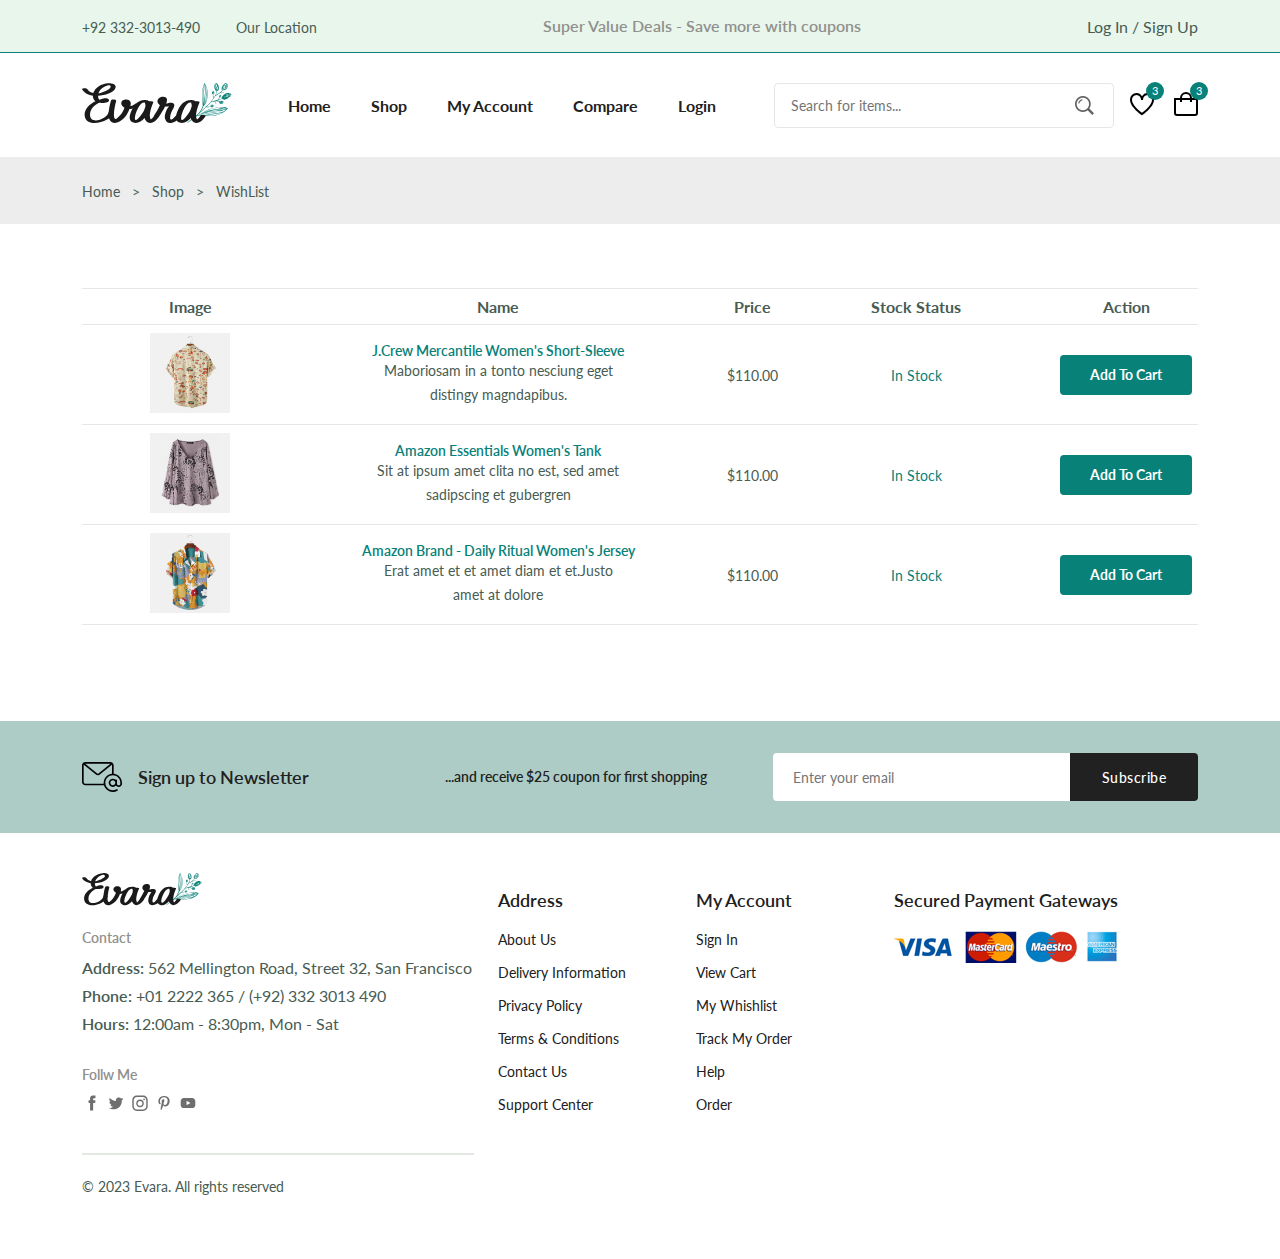
<file: wishlist.html>
<!DOCTYPE html>
<html lang="en">
<head>
    <meta charset="UTF-8">
    <meta name="viewport" content="width=device-width, initial-scale=1.0" />

<!--=============== FLATICON ===============-->
<link 
rel='stylesheet' 
href='https://cdn-uicons.flaticon.com/uicons-regular-straight/css/uicons-regular-straight.css' 
/>

<!--=============== SWIPER CSS ===============-->
<link
  rel="stylesheet"
  href="https://cdn.jsdelivr.net/npm/swiper@10/swiper-bundle.min.css"
/>

<!--=============== CSS ===============-->
<link rel="stylesheet" href="assets/css/styles.css" />

    <title>E-commerce website</title>
</head>
<body>
    <!--=============== HEADER ===============-->
    <header class="header">
        <div class="header__top">
            <div class="header__container container">
                <div class="header__contact">
                    <span>+92 332-3013-490</span>
    
                    <span>Our Location</span>
    
                </div>
    
                <p class="header__alert-news">
                    Super Value Deals - Save more with coupons
                </p>
    
                <a href="login-register.html" class="header__top-action">
                    Log In / Sign Up
                </a>
            </div>
        </div>
    
        <nav class="nav container">
            <a href="index.html" class="nav__logo">
                <img src="assets/img/logo.svg" alt="" class="nav__logo-img">
            </a>
    
            <div class="nav__menu" id="nav-menu">
                <ul class="nav__list">
                    <li class="nav__item">
                        <a href="index.html" class="nav__link">Home</a>
                    </li>
    
                    <li class="nav__item">
                        <a href="shop.html" class="nav__link">Shop</a>
                    </li>
    
                    <li class="nav__item">
                        <a href="accounts.html" class="nav__link">My Account</a>
                    </li>
    
                    <li class="nav__item">
                        <a href="compare.html" class="nav__link">Compare</a>
                    </li>
    
                    <li class="nav__item">
                        <a href="login-register.html" class="nav__link">Login</a>
                    </li>
                </ul>
    
                <div class="header__search">
                    <input 
                    type="text" 
                    placeholder="Search for items..." 
                    class="form__input"
                    />
    
                    <button class="search__btn">
                        <img src="assets/img/search.png" alt="" />
                    </button>
                </div>
            </div>
    
            <div class="header__user-actions">
                <a href="wishlist.html" class="header__action-btn">
                    <img src="assets/img/icon-heart.svg" alt="">
                    <span class="count">3</span>
                </a>
    
                <a href="cart.html" class="header__action-btn">
                    <img src="assets/img/icon-cart.svg" alt="">
                    <span class="count">3</span>
                </a>
            </div>
        </nav>
    </header>

     <!--=============== MAIN ===============-->
     <main class="main">

        <!--=============== BREADCRUMB ===============-->
        <section class="breadcrumb">
            <ul class="breadcrumb__list flex container">
                <li><a href="index.html" class="breadcrumb__link">Home</a></li>
                <li><span class="breadcrumb__link">></span></li>
                <li><span class="breadcrumb__link">Shop</span></li>
                <li><span class="breadcrumb__link">></span></li>
                <li><span class="breadcrumb__link">WishList</span></li>
            </ul>
        </section>

        <!--=============== WISHLIST ===============-->
        <section class="wishlist section--lg container">
            <div class="table__container">
                <table class="table">
                    <tr>
                        <th>Image</th>
                        <th>Name</th>
                        <th>Price</th>
                        <th>Stock Status</th>
                        <th>Action</th>
                        <th>Remove</th>
                    </tr>
    
                    <tr>
                        <td>
                            <img 
                            src="assets/img/product-1-2.jpg" 
                            alt="" 
                            class="table__img"
                            />
                        </td>
    
                    <td>
                        <h3 class="table__title">
                            J.Crew Mercantile Women's Short-Sleeve
                        </h3>
                        <p class="table__description">
                            Maboriosam in a tonto nesciung eget distingy magndapibus.
                        </p>
                    </td>
    
                    <td><span class="table__price">$110.00</span></td>
    
                    <td><span class="table__stock">In Stock</span></td>
    
                    <td><a href="" class="btn btn btn--sm">Add To Cart</a></td>
    
                    <td><i class="fi fi-rs-trash table__trash"></i></td>
                 </tr>
    
                 <tr>
                    <td>
                        <img 
                        src="assets/img/product-7-1.jpg" 
                        alt="" 
                        class="table__img"
                        />
                    </td>
    
                <td>
                    <h3 class="table__title">
                        Amazon Essentials Women's Tank
                    </h3>
                    <p class="table__description">
                        Sit at ipsum amet clita no est, sed amet sadipscing et gubergren
                    </p>
                </td>
    
                <td><span class="table__price">$110.00</span></td>
    
                <td><span class="table__stock">In Stock</span></td>
    
                <td><a href="" class="btn btn btn--sm">Add To Cart</a></td>
    
                <td><i class="fi fi-rs-trash table__trash"></i></td>
             </tr>
    
             <tr>
                <td>
                    <img 
                    src="assets/img/product-2-1.jpg" 
                    alt="" 
                    class="table__img"
                    />
                </td>
    
            <td>
                <h3 class="table__title">
                    Amazon Brand - Daily Ritual Women's Jersey
                </h3>
                <p class="table__description">
                    Erat amet et et amet diam et et.Justo amet at dolore
                </p>
            </td>
    
            <td><span class="table__price">$110.00</span></td>
    
            <td><span class="table__stock">In Stock</span></td>
    
                    <td><a href="" class="btn btn btn--sm">Add To Cart</a></td>
                    
            <td><i class="fi fi-rs-trash table__trash"></i></td>
         </tr>
                </table>
            </div>
        </section>
    
     <!--=============== NEWLETTER ===============-->
     <section class="newsletter section">
        <div class="newsletter__container container grid">
            <h3 class="newsletter__title flex">
                <img src="assets/img/icon-email.svg" 
                alt="" 
                class="newsletter__icon"
                />
                Sign up to Newsletter
            </h3>
    
            <p class="newsletter__description">
                ...and receive $25 coupon for first shopping
            </p>
    
            <form action="" class="newsletter__form">
                <input type="text" placeholder="Enter your email" 
                class="newsletter__input"
                />
                <button type="submit" class="newsletter__btn">Subscribe</button>
            </form>
        </div>
    </section> 
    </main>

     <!--=============== FOOTER ===============-->
     <footer class="footer container">
        <div class="footer__container grid">
            <div class="footer__content">
                <a href="index.html" class="footer__logo">
                    <img src="assets/img/logo.svg" alt="" class="footer__logo-img">
                </a>
    
                <h4 class="footer__subtitle">Contact</h4>
    
                <p class="footer__description">
                   <span>Address:</span> 562 Mellington Road, Street 32, San Francisco
                </p>
                
                <p class="footer__description">
                    <span>Phone:</span> +01 2222 365 / (+92) 332 3013 490
                 </p>
    
                 <p class="footer__description">
                    <span>Hours:</span> 12:00am - 8:30pm, Mon - Sat 
                 </p>
    
                 <div class="footer__social">
                    <h4 class="footer__subtitle">Follw Me</h4>
    
                    <div class="footer__social-links flex">
                        <a href="">
                            <img src="assets/img/icon-facebook.svg" 
                            alt="" 
                            class="footer__social-icon"
                            />
                        </a>
    
                        <a href="">
                            <img src="assets/img/icon-twitter.svg" 
                            alt="" 
                            class="footer__social-icon"
                            />
                        </a>
    
                        <a href="">
                            <img src="assets/img/icon-instagram.svg" 
                            alt="" 
                            class="footer__social-icon"
                            />
                        </a>
    
                        <a href="">
                            <img src="assets/img/icon-pinterest.svg" 
                            alt="" 
                            class="footer__social-icon"
                            />
                        </a>
    
                        <a href="">
                            <img src="assets/img/icon-youtube.svg" 
                            alt="" 
                            class="footer__social-icon"
                            />
                        </a>
                    </div>
                 </div>
            </div>
    
            <div class="footer__content">
                <h3 class="footer__title">Address</h3>
    
                <ul class="footer__links">
                    <li><a href="" class="footer__link">About Us</a></li>
                    <li><a href="" class="footer__link">Delivery Information</a></li>
                    <li><a href="" class="footer__link">Privacy Policy</a></li>
                    <li><a href="" class="footer__link">Terms & Conditions</a></li>
                    <li><a href="" class="footer__link">Contact Us</a></li>
                    <li><a href="" class="footer__link">Support Center</a></li>
                </ul>
            </div>
    
            <div class="footer__content">
                <h3 class="footer__title">My Account</h3>
    
                <ul class="footer__links">
                    <li><a href="" class="footer__link">Sign In</a></li>
                    <li><a href="" class="footer__link">View Cart</a></li>
                    <li><a href="" class="footer__link">My Whishlist</a></li>
                    <li><a href="" class="footer__link">Track My Order</a></li>
                    <li><a href="" class="footer__link">Help</a></li>
                    <li><a href="" class="footer__link">Order</a></li>
                </ul>
            </div>
    
            <div class="footer__content">
                <h3 class="footer__title">Secured Payment Gateways</h3>
    
                <img src="assets/img/payment-method.png" 
                alt="" 
                class="payment__img"
                />
        </div>
        
        <div class="footer__bottom">
            <p class="copyright">&copy; 2023 Evara. All rights reserved</p>
        </div>
    </footer>

    <!--=============== SWIPER JS ===============-->
<script src="https://cdn.jsdelivr.net/npm/swiper@10/swiper-bundle.min.js"></script>

<!--=============== MAIN JS ===============-->
<script src="assets/js/main.js"></script> 

</body>
</html>
</file>
<file: assets/css/styles.css>
/*=============== GOOGLE FONTS ===============*/
@import url('https://fonts.googleapis.com/css2?family=Lato:wght@400;700&family=Spartan:wght@400;500;600;700&display=swap');

/*=============== VARIABLE CSS ===============*/
:root {
    --header-height: 4rem;

   /*=============== Colors ===============*/ 
   /* Color mode HSL(hue, saturation, lightness */
   --first-color: hsl(176, 88%, 27%);
   --first-color-alt: hsl(129, 44%, 94%);
   --second-color: hsl(34, 94%, 87%);
   --title-color: hsl(0, 0%, 13%);
   --text-color: hsl(154, 13%, 32%);
   --text-color-light: hsl(60, 1%, 56%);
   --body-color: hsl(0, 0%, 100%);
   --container-color: hsl(0, 0%, 93%);
   --border-color: hsl(129, 36%, 85%);
   --border-color-alt: hsl(113, 15%, 90%);

   /*=============== font and typography ===============*/ 
   /* .5em = 8px | 1rem = 16 px ... */ 
   --body-font: 'Lato', sans-serif;
   --secont-font: 'Spartan', sans-serif;
   --big-font-size: 3.5rem;
   --h1-font-size: 2.75rem;
   --h2-font-size: 2rem;
   --h3-font-size: 1.75rem;
   --h4-font-size: 1.375rem;
   --large-font-size: 1.125rem;
   --normal-font-size: 1rem;
   --small-font-size: 0.875rem;
   --smaller-font-size: 0.75rem;
   --tiny-font-size: 0.6875rem;

   /*=============== font weight ===============*/ 
   --weight-400: 400;
   --weight-500: 500;
   --weight-600: 600;
   --weight-700: 700;


   /*=============== Transition ===============*/ 
   --transition: cubic-bezier(0, 0, 0.05, 1);
}

/* Responsive typography */
@media screen and (max-width: 1200px) {
    :root {
   --big-font-size: 2.25rem;
   --h1-font-size: 2rem;
   --h2-font-size: 1.375rem;
   --h3-font-size: 1.25rem;
   --h4-font-size: 1.125rem;
   --large-font-size: 1rem;
   --normal-font-size: 0.9375rem;
   --small-font-size: 0.8125rem;
   --smaller-font-size: 0.6875rem;
   --tiny-font-size: 0.625rem;
    }
}

/*=============== Base ===============*/
* {
    margin: 0;
    padding: 0;
    box-sizing: border-box;
}

input,
textarea,
body {
    color: var(--text-color);
    font-family: var(--body-font);
    font-size: var(--normal-font-size);
    font-weight: var(--weight-400);
}

body {
    background-color: var(--body-color);
}

h1,h2,h3,h4 {
    font-family: var(--second-color);
    color: var(--title-color);
    font-weight: var(--weight-600);
}

ul {
    list-style: none;
}

a{
    text-decoration: none;
}

p {
    line-height: 1.5rem;
}

img {
    max-width: 100%;
}

button,
textarea,
input{
    background-color: transparent;
    border: none;
    outline: none;
}

table {
    width: 100%;
    border-collapse: collapse;
}

/*=============== Reusable CSS CLASSES ===============*/
.container {
    max-width: 1320px;
    margin-inline: auto;
    padding-inline: 0.75rem;
}

.grid {
    display: grid;
    gap: 1.5rem;
}

.section {
    padding-block: 2rem;
}

.section--lg {
    padding-block: 4rem;
}

.section__title {
    font-size: var(--h4-font-size);
    margin-bottom: 1.5rem;
}

.section__title span {
    color: var(--first-color);
}

.form__input {
    border: 1px solid var(--border-color-alt);
    padding-inline: 1rem;
    height: 45px;
    border-radius: 0.25rem;
    font-size: var(--small-font-size);
}

.new__price {
    color: var(--first-color);
    font-weight: var(--weight-600);
}

.old__price {
    color: var(--text-color-light);
    font-size: var(--small-font-size);
    text-decoration: line-through;
}

.form {
    row-gap: 1rem;
}

.form__group {
    grid-template-columns: repeat(2, 1fr);
    gap: 1rem;
}

.textarea {
    height: 200px;
    padding-block: 1rem;
    resize: none;
}


/*=============== HEADER & NAV ===============*/
.header__top {
    background-color: var(--first-color-alt);
    border-bottom: 1px solid var(--first-color);
    padding-block: 0.875rem;
}

.header__container {
    display: flex;
    align-items: center;
    justify-content: space-between;
}

.header__contact span:first-child {
    margin-right: 2rem;
}

.header__contact span,
.header__alert-news
.header__top-action {
    font-size: var(--small-font-size);
}


.header__alert-news {
    color: var(--text-color-light);
    font-weight: var(--weight-600);
}

.header__top-action {
    color: var(--text-color);
}

.nav,
.nav__menu,
.nav__list,
.header__user-actions {
    display: flex;
    align-items: center;
}

.nav {
    height: calc(var(--header-height) + 2.5rem);
    justify-content: space-between;
    column-gap: 1rem;
}

.nav__logo-img {
    width: 150px;
}

.nav__menu {
   flex-grow: 1;
   margin-left: 2.5rem;
}

.nav__list {
    column-gap: 2.5rem;
    margin-right: auto;
}

.nav__link {
    color: var(--title-color);
    font-weight: var(--weight-700);
    transition: all 0.2s var(--transition);
}

.header__search {
    width: 340px;
    position: relative;
}

.header__search .form__input {
   width: 100%;
}

.search__btn {
    position: absolute;
    top: 24%;
    right: 1.25rem;
    cursor: pointer;
}

.header__user-actions {
    column-gap: 1.25rem;
}

.header__action-btn {
    position: relative;
}

.header__action-btn img {
    width: 24px;
}

.header__action-btn .count {
    position: absolute;
    top: -0.625rem;
    right: -0.625rem;
    background-color: var(--first-color);
    color: var(--body-color);
    height: 18px;
    width: 18px;
    line-height: 18px;
    border-radius: 50%;
    text-align: center;
    font-size: var(--tiny-font-size);
}

.nav__menu-top,
.nav__toggle {
    display: none;
}

/* Active link */
.active-link,
.nav__link:hover {
    color: var(--first-color);
}


/*=============== HOME ===============*/ 
.home__container {
    grid-template-columns: 5fr 7fr;
    align-items: center;
}

.home__subtitle,
.home__description {
    font-size: var(--large-font-size);
}

.home__subtitle {
    font-family: var(--second-font);
    font-weight: var(--weight-600);
    margin-bottom: 1rem;
    display: block;
}

.home__title {
    font-size: var(--h1-font-size);
    font-weight: var(--weight-700);
    line-height: 1.4;
}

.home__title span {
    color: var(--first-color);
    font-size: var(--big-font-size);
}

.home__description {
    margin-block: .5rem 2rem;
}

.home__img {
    justify-self: flex-end;
}

/*=============== BUTTONS ===============*/ 
.btn {
    display: inline-block;
    background-color: var(--first-color);
    border: 2px solid var(--first-color);
    color: var(--body-color);
    padding-inline: 1.75rem;
    height: 49px;
    line-height: 49px;
    border-radius: .25rem;
    font-family: var(--secont-font);
    font-size: var(--small-font-size);
    font-weight: var(--weight-700);
    transition: all 0.4s var(--transition);
}

.btn:hover {
    background-color: transparent;
    color: var(--first-color);
}

.btn--md,
.btn--sm {
    font-family: var(--body-font);
}

.btn--md {
    height: 45px;
    line-height: 42px;
}

.btn--sm {
    height: 40px;
    line-height: 36px;
}

.flex {
    display: flex;
    align-items: center;
    column-gap: 0.5rem;
}

/*=============== CATEGORIES ===============*/ 
.categories {
    overflow: hidden;
}

.category__item {
    text-align: center;
    border: 1px solid var(--border-color);
    padding: 0.625rem 0.625rem 1.25rem;
    border-radius: 1.25rem;
}

.category__img {
    border-radius: 0.75rem;
    margin-bottom: 1.25rem;
}

.category__title {
    color: var(--text-color);
    font-size: var(--small-font-size);
}

/* Swiper class */ 
.swiper {
    overflow: initial;
}

.swiper-button-next::after,
.swiper-button-prev::after {
    content: '';
}

.swiper-button-next,
.swiper-button-prev {
    top: -1.875rem;
    background-color: var(--first-color-alt);
    border: 1px solid var(--border-color);
    width: 30px;
    height: 30px;
    border-radius: 50%;
    color: var(--first-color);
    font-size: var(--tiny-font-size);
}

.swiper-button-prev {
    left: initial;
    right: 2.5rem;
}

.swiper-button-next {
    right: 0;
}

/*=============== PRODUCTS ===============*/
.tab__btns {
    display: flex;
    flex-wrap: wrap;
    gap: 0.75rem;
    margin-bottom: 2rem;
} 

.tab__btn {
    background-color: var(--container-color);
    color: var(--title-color);
    padding: 1rem 1.25rem 0.875rem;
    border-radius: .25rem;
    font-family: var(--secont-font);
    font-size: var(--small-font-size);
    font-weight: var(--weight-600);
    cursor: pointer;
}

.products__container {
    grid-template-columns: repeat(4, 1fr);
}

.product__item {
    border: 1px solid var(--border-color);
    border-radius: 1.5rem;
    transition: all 0.2s var(--transition);
}

.product__banner {
    padding: 0.625rem 0.75rem 0.75rem;
}

.product__banner,
.product__images {
    position: relative;
}

.product__images {
    display: block;
    overflow: hidden;
    border-radius: 1.25rem;
}

.product__img {
    vertical-align: middle;
    transition: all 1.5s var(--transition);
}

.product__item:hover .product__img {
    transform: scale(1.1);
}

.product__img.hover {
    position: absolute;
    top: 0;
    left: 0;
}

.product__actions {
    position: absolute;
    top: 50%;
    left: 50%;
    transform: translate(-50%, -50%);
    display: flex;
    column-gap: 0.5rem;
    transition: all .2s var(--transition);
}

.action__btn {
    width: 40px;
    height: 40px;
    line-height: 42px;
    text-align: center;
    border-radius: 50%;
    background-color: var(--first-color-alt);
    border: 1px solid var(--border-color);
    color: var(--text-color);
    font-size: var(--small-font-size);
    position: relative;
}

.action__btn::before,
.action__btn::after {
    position: absolute;
    left: 50%;
    transform: translate(-50%);
    transition: all .3s cubic-bezier(0.71, 1.7, 0.77, 1.24);
}

.action__btn::before {
    content: "";
    top: -2px;
    border: .5rem solid transparent;
    border-top-color: var(--first-color);
}

.action__btn::after {
    content: attr(aria-label);
    bottom: 100%;
    background-color: var(--first-color);
    color: var(--body-color);
    font-size: var(--tiny-font-size);
    white-space: nowrap;
    padding-inline: 0.625rem;
    border-radius: 0.25rem;
    line-height: 2.58;
}

.product__badge {
    position: absolute;
    left: 1.25rem;
    top: 1.25rem;
    background-color: var(--first-color);
    color: var(--body-color);
    padding: 0.25rem 0.625rem;
    border-radius: 2.5rem;
    font-size: var(--tiny-font-size);
}

.product__badge.light-pink {
    background-color: hsl(341, 100%, 73%);
}

.product__badge.light-green {
    background-color: hsl(155, 20%, 67%);
}

.product__badge.light-orange {
    background-color: hsl(24, 100%, 73%);
}

.product__badge.light-blue {
    background-color: hsl(202, 53%, 76%);
}

.product__content {
    padding: 0 1.25rem 1.125rem;
    position: relative;
}

.products__category {
    color: var(--text-color-light);
    font-size: var(--smaller-font-size);
}

.product__title {
    font-size: var(--normal-font-size);
    margin-block: 0.75rem 0.5rem;
}

.product__rating {
    color: hsl(42, 100%, 50%);
    font-size: var(--smaller-font-size);
    margin-bottom: 0.75rem;
}

.product__price .new__price {
    font-size: var(--large-font-size);
}

.cart__btn {
    position: absolute;
    bottom: 1.6rem;
    right: 1.25rem;
}

/* Active Tab */
.tab__btn.active-tab {
    color: var(--first-color);
    background-color: var(--second-color);
}

.tab__item:not(.active-tab) {
    display: none;
}

/* Product Hover */
.product__img.hover,
.product__actions,
.action__btn::before,
.action__btn::after,
.product__item:hover .product__img.default {
    opacity: 0;
}

.product__item:hover {
    box-shadow: 0 0 10px hsla(0, 0%, 0%, 0.1);
}

.product__item:hover .product__img.hover,
.product__item:hover .product__actions,
.action__btn:hover::before,
.action__btn:hover::after {
    opacity: 1;
}

.action__btn:hover::before,
.action__btn:hover::after {
    transform: translate(-50%) translateY(-0.5rem);
}

.action__btn:hover {
    background-color: var(--first-color);
    border-color: var(--first-color);
    color: var(--body-color);
}

/*=============== DEALS ===============*/
.deals__container {
    grid-template-columns: repeat(2, 1fr);
}

.deals__item:nth-child(1) {
    background-image: url(../img/deals-1.jpg);
}

.deals__item:nth-child(2) {
    background-image: url(../img/deals-2.png);
}

.deals__item {
    padding: 1rem;
    background-size: cover;
    background-position: center;
    display: flex;
    flex-direction: column;
    row-gap: 1.5rem;
}

.deals__brand {
    color: var(--first-color);
    font-size: var(--h3-font-size);
    margin-bottom: .25rem;
}

.deal__category {
    font-family: var(--secont-font);
    font-size: var(--small-font-size);
}

.deals__title {
    max-width: 240px;
    font-size: var(--large-font-size);
    font-weight: var(--weight-400);
    line-height: 1.3;
}

.deals__price .new__price,
.deals__price .old__price {
    font-size: var(--large-font-size);
}

.deals__price .new__price {
    color: hsl(352, 100%, 60%);
}

.deals__countdown-text {
    margin-bottom: 0.25rem;
}

.countdown {
    display: flex;
    column-gap: 1rem;
}

.countdown__amount {
    position: relative;
}

.countdown__amount::after {
    content: ':';
    color: var(--title-color);
    font-size: var(--large-font-size);
    position: absolute;
    right: -25%;
    top: 20%;
}

.countdown__period {
    background-color: var(--first-color);
    color: var(--body-color);
    width: 60px;
    height: 50px;
    line-height: 50px;
    text-align: center;
    border-radius: .25rem;
    font-size: var(--large-font-size);
    font-weight: var(--weight-600);
    margin-bottom: .5rem;
}

.unit {
    font-size: var(--small-font-size);
    text-align: center;
    display: block;
}

.deals__btn.btn {
    background-color: transparent;
    color: var(--first-color);
}

/*=============== NEW ARRIVAL ===============*/
.new__arrivals {
    overflow: hidden;
}

/*=============== SHOWCASE ===============*/
.showcase__container {
    grid-template-columns: repeat(4, 1fr);
}

.showcase__wrapper .section__title {
    font-size: var(--normal-font-size);
    border-bottom: 1px solid var(--border-color-alt);
    padding-bottom: .75rem;
    margin-bottom: 2rem;
    position: relative;
}

.showcase__wrapper .section__title::before {
    content: '';
    position: absolute;
    left: 0;
    bottom: -1.3px;
    width: 50px;
    height: 2px;
    background-color: var(--first-color);
}

.showcase__item {
    display: flex;
    align-items: center;
    column-gap: 1.5rem;
}

.showcase__item:not(:last-child) {
    margin-bottom: 1.5rem;
}

.showcase__img {
    width: 86px;
}

.showcase__content {
    width: calc(100% - 110px);
}

.showcase__title {
    font-size: var(--small-font-size);
    font-weight: var(--weight-500);
    white-space: nowrap;
    overflow: hidden;
    text-overflow: ellipsis;
    margin-bottom: 0.5rem;
}

/*=============== NEWSLETTER ===============*/
.newsletter {
    background-color: hsl(166, 23%, 74%);
}

.home__newsletter {
    margin-top: 2rem;
}

.newsletter__container {
    grid-template-columns: repeat(2, 3.5fr) 5fr;
    align-items: center;
    column-gap: 3rem;
}

.newsletter__title {
    column-gap: 1rem;
    font-size: var(--large-font-size);
}

.newsletter__icon {
    width: 40px;
}

.newsletter__description {
    color: var(--title-color);
    font-family: var(--second-font);
    font-size: var(--small-font-size);
    font-weight: var(--weight-600);
    text-align: center;
}

.newsletter__form {
    display: flex;
}

.newsletter__input,
.newsletter__btn {
    font-size: var(--small-font-size);
}

.newsletter__input {
    background-color: var(--body-color);
    padding-inline: 1.25rem;
    width: 100%;
    height: 48px;
    border-radius: 0.25rem 0 0 0.25rem;
}

.newsletter__btn {
    background-color: var(--title-color);
    color: var(--body-color);
    padding-inline: 2rem;
    border-radius: 0 0.25rem 0.25rem 0;
    font-family: var(--second-font);
    font-weight: var(--weight-500);
    letter-spacing: 0.5px;
    cursor: pointer;
    transition: all 0.3s var(--transition);
}

.newsletter__btn:hover {
    background-color: var(--first-color);
}


/*=============== FOOTER ===============*/
.footer__container {
    grid-template-columns: 4.5fr repeat(2, 2fr) 3.5fr;
    padding-block: 2.5rem;
}

.footer__logo-img {
    width: 120px;
}

.footer__subtitle {
    color: var(--text-color-light);
    font-size: var(--small-font-size);
    margin-block: 1.25rem 0.625rem;
}

.footer__description {
    margin-bottom: 0.25rem;
}

.footer__description span {
    font-weight: var(--weight-600);
}

.footer__social .footer__subtitle {
    margin-top: 1.875rem;
}

.footer__social-links {
    column-gap: 0.25rem;
}

.footer__social-icon {
    width: 20px;
    opacity: 0.7;
}

.footer__title {
    font-size: var(--large-font-size);
    margin-block: 1rem 1.25rem;
}

.footer__link {
    color: var(--title-color);
    font-size: var(--small-font-size);
    margin-bottom: 1rem;
    display: block;
    transition: all 0.3s var(--transition);
}

.footer__link:hover {
    color: var(--first-color);
    margin-left: 0.25rem;
}

.footer__bottom{
    display: flex;
    justify-content: space-between;
    padding-block: 1.25rem;
    border-top: 2px solid var(--border-color-alt);
}

.copyright {
    color: var(--normal-font-size);
    font-size: var(--small-font-size);
}

/*=============== BREADCRUMBS ===============*/
.breadcrumb {
    background-color: var(--container-color);
    padding-block: 1.5rem;
}

.breadcrumb__list {
    column-gap: 0.75rem;
}

.breadcrumb__link {
    color: var(--text-color);
    font-size: var(--small-font-size);
}

/*=============== SHOP ===============*/
.total__products {
    margin-bottom: 2.5rem;
}

.total__products span {
    color: var(--first-color);
    font-weight: var(--weight-600);
}

.pagination {
    display: flex;
    column-gap: 0.625rem;
    margin-top: 2.75rem;
}

.pagination__link {
    display: inline-block;
    width: 34px;
    height: 34px;
    line-height: 34px;
    text-align: center;
    border-radius: 1.25rem;
    color: var(--text-color);
    font-size: var(--small-font-size);
    font-weight: var(--weight-700);
    transition: all 0.15s var(--transition);
}

.pagination__link.active,
.pagination__link:hover {
    background-color: var(--first-color);
    color: var(--body-color);
}

.pagination__link.icon {
    border-top-right-radius: 50%;
    border-bottom-right-radius: 50%;
}

/*=============== DETAILS ===============*/
.details__container {
    grid-template-columns: 5.5fr 6.5fr;
}

.details__img {
    margin-bottom: 0.5rem;
}

.details__small-images {
    grid-template-columns: repeat(4, 1fr);
    column-gap: 0.625rem;
}

.details__small-img {
    cursor: pointer;
}

.details__title {
    font-size: var(--h2-font-size);
}

.details__brand {
    font-size: var(--small-font-size);
    margin-block: 1rem;
}

.details__brand span {
    color: var(--first-color);
}

.details__price {
    border-top: 1px solid var(--border-color-alt);
    border-bottom: 1px solid var(--border-color-alt);
    padding-block: 1rem;
    column-gap: 1rem;
}

.details__price .new__price {
    font-size: var(--h2-font-size);
}

.details__price .old__price {
    font-size: var(--normal-font-size);
    font-weight: var(--weight-500);
}

.short__description {
    margin-block: 1rem 2rem;
}

.list__item,
.meta__list {
    font-size: var(--small-font-size);
    margin-bottom: 0.75rem;
}

.details__color,
.details__size {
    column-gap: 0.75rem;
}

.details__color {
    margin-block: 2rem 1.5rem;
}

.details__size {
    margin-bottom: 2.5rem;
}

.details__color-title,
.details__size-title {
    font-size: var(--small-font-size);
    font-weight: var(--weight-600);
}

.color__list,
.size__list {
    display: flex;
    column-gap: 0.25rem;
}

.color__link {
    width: 26px;
    height: 26px;
    border-radius: 50%;
    display: block;
}

.size__link {
    border: 1px solid var(--border-color-alt);
    padding: 0.375rem 0.75rem 0.5rem;
    color: var(--text-color);
    font-size: var(--small-font-size);
}

.size-active {
    background-color: var(--first-color);
    color: var(--body-color);
}

.details__action {
    display: flex;
    column-gap: 0.375rem;
    margin-bottom: 3.25rem;
}

.quantity,
.details__action-btn {
    border: 1px solid var(--border-color-alt);
    font-size: var(--small-font-size);
}

.quantity {
    max-width: 80px;
    padding-block: 0.5rem;
    padding-inline: 1rem 0.5rem;
    border-radius: 0.25rem;
}

.details__action-btn {
    color: var(--text-color);
    line-height: 40px;
    padding-inline: 0.75rem;
}

.details__meta {
    border-top: 1px solid var(--border-color-alt);
    padding-top: 1rem;
}

/*=============== DETAILS INFO & REVIEWS ===============*/
.detail__tabs {
    display: flex;
    column-gap: 1.75rem;
    margin-bottom: 3rem;
}

.detail__tab {
    font-family: var(--secont-font);
    font-size: var(--large-font-size);
    font-weight: var(--weight-600);
    cursor: pointer;
}

.detail__tab.active-tab {
    color: var(--first-color);
}

.details__tab-content:not(.active-tab) {
    display: none;
}

.info__table tr th,
.info__table tr td {
    border: 1px solid var(--border-color-alt);
    padding: 0.625rem 1.25rem;
}

.info__table tr th {
    font-weight: var(--weight-500);
    text-align: left;
}

.info__table tr td {
    color: var(--text-color-light);
}

.reviews__container {
    padding-bottom: 3rem;
    row-gap: 1.25rem;
}

.review__single {
    border-bottom: 1px solid var(--border-color-alt);
    padding-bottom: 1.25rem;
    display: flex;
    align-items: flex-start;
    column-gap: 1.5rem;
}

.review__single:last-child {
    padding-bottom: 3rem;
}

.review__img {
    width: 70px;
    border-radius: 50%;
    margin-bottom: 0.5rem;
}

.review__title {
    font-size: var(--tiny-font-size);
}

.review__data {
    width: calc(100% - 94px);
}

.review__description {
    margin-bottom: 0.5rem;
}

.review__rating {
    color: hsl(42, 100%, 50%);
    margin-bottom: 0.25rem;
}

.review_rating,
.review__date {
    font-size: var(--small-font-size);
}

.review__form-title {
    font-size: var(--large-font-size);
    margin-bottom: 1rem;
}

.rate__product {
    margin-bottom: 2rem;
}

/*=============== CART ===============*/
.table__container {
    overflow-x: auto;
}

.table {
    table-layout: fixed;
    margin-bottom: 2rem;
}

.table tr {
    border-top: 1px solid var(--border-color-alt);
}

.table tr:last-child {
    border-bottom: 1px solid var(--border-color-alt);
}

.table tr th:nth-child(1),
.table tr td:nth-child(1) {
    width: 216px;
}

.table tr th:nth-child(2),
.table tr td:nth-child(2) {
    width: 400px;
}

.table tr th:nth-child(3),
.table tr td:nth-child(3) {
    width: 108px;
}

.table tr th:nth-child(4),
.table tr td:nth-child(4) {
    width: 220px;
}

.table tr th:nth-child(5),
.table tr td:nth-child(5) {
    width: 200px;
}

.table tr th:nth-child(6),
.table tr td:nth-child(6) {
    width: 152px;
}

.table__img {
    width: 80px;
}

.table tr th,
.table tr td {
    padding: 0.5rem;
    text-align: center;
}

.table__title,
.table__description,
.table__price,
.table__subtotal,
.table__trash,
.table__stock {
    font-size: var(--small-font-size);
}

.table__title,
.table__stock {
    color: var(--first-color);
}

.table__description {
    max-width: 250px;
    margin-inline: auto;
}

.table__trash {
    color: var(--text-color-light);
}

.cart__actions {
    display: flex;
    justify-content: flex-end;
    flex-wrap: wrap;
    gap: 0.75rem;
    margin-top: 1.5rem;
}

.divider {
    position: relative;
    text-align: center;
    margin-block: 3rem;
}

.divider::before {
    content: "";
    position: absolute;
    top: 50%;
    left: 0;
    width: 100%;
    border-top: 2px solid var(--border-color-alt);
}

.divider i {
    color: var(--text-color-light);
    background-color: var(--body-color);
    font-size: 1.25rem;
    padding-inline: 1.25rem;
    position: relative;
    z-index: 10;
}

.cart__group {
    grid-template-columns: repeat(2, 1fr);
    align-items: flex-start;
}

.cart__shipping .section__title,
.cart__coupon .section__title,
.cart__total .section__title {
    font-size: var(--large-font-size);
    margin-bottom: 1rem;
}

.cart__coupon {
    margin-top: 3rem;
}

.coupon__form .form__group {
    align-items: center;
}

.cart__total {
    border: 1px solid var(--border-color-alt);
    border-radius: 0.25rem;
    padding: 1.75rem;
}

.cart__total-table {
    margin-bottom: 1rem;
}

.cart__total tr td {
    border: 1px solid var(--border-color-alt);
    padding: 0.75rem 0.5rem;
    width: 50%;
}

.cart__total-title {
    font-size: var(--small-font-size);
}

.cart__total-price {
    color: var(--first-color);
    font-size: var(--weight-700);
}

.cart__total .btn {
    display: inline-flex;
}

/*=============== CART OTHERS ===============*/

/*=============== WISHLIST ===============*/

/*=============== CHECKOUT ===============*/
.checkout__container{
    grid-template-columns: repeat(2, 1fr);
}

.checkout__group:nth-child(2) {
    border: 1px solid var(--border-color-alt);
    padding: 2rem;
    border-radius: 0.5rem;
}

.checkout__group .section__title {
    font-size: var(--large-font-size);
}

.checkout__title {
    font-size: var(--small-font-size);
}

.order__table tr th,
.order__table tr td {
    border: 1px solid var(--border-color-alt);
    padding: 0.5rem;
    text-align: center;
}

.order__table tr th {
    color: var(--title-color);
    font-size: var(--small-font-size);
}

.order__img {
    width: 80px;
}

.table__quantity,
.order__subtitle {
    font-size: var(--small-font-size);
}

.order__grand-total {
    color: var(--first-color);
    font-size: var(--large-font-size);
    font-weight: var(--weight-700);
}

.payment__methods {
    margin-block: 2.5rem 2.75rem;
}

.payment__title {
    margin-bottom: 1.5rem;
}

.payment__option {
    margin-bottom: 1rem;
}

.payment__input {
    accent-color: var(--first-color);
}

.payment__label {
    font-size: var(--small-font-size);
}

/*=============== COMPARE ===============*/
.compare__table tr th,
.compare__table tr td {
    padding: 0.5rem;
    border: 1px solid var(--border-color-alt);
}

.compare__table tr th {
    color: var(--text-color-light);
    font-size: var(--small-font-size);
}

.compare__table tr td {
    text-align: center;
}

.compare__colors {
    justify-content: center;
}

.table__weight,
.table__dimension {
    font-size: var(--small-font-size);
}

/*=============== LOGIN & REGISTER ===============*/
.login-register__container {
    grid-template-columns: repeat(2, 1fr);
    align-items: flex-start;
}

.login,
.register {
    border: 1px solid var(--border-color-alt);
    padding: 2rem;
    border-radius: 0.5rem;
}

/*=============== ACCOUNTS ===============*/
.accounts__container {
    grid-template-columns: 4fr 8fr;
}

.account__tabs {
    border: 1px solid var(--border-color-alt);
    border-radius: 0.25rem;
}

.account__tab {
    padding: 1rem 2rem;
    color: var(--title-color);
    font-size: var(--small-font-size);
    display: flex;
    align-items: center;
    column-gap: 0.625rem;
    cursor: pointer;
}

.account__tab.active-tab {
    background-color: var(--first-color);
    color: var(--body-color);
}

.account__tab:not(:last-child) {
    border-bottom: 1px solid var(--border-color-alt);
}

.tab__content:not(.active-tab) {
    display: none;
}

.tab__content {
    border: 1px solid var(--border-color-alt);
}

.tab__header {
    background-color: var(--container-color);
    border-bottom: 1px solid var(--border-color-alt);
    padding: 1rem;
    font-size: var(--small-font-size);
}

.tab__body {
    padding: 1rem;
}

.placed__order-table tr th {
    color: var(--title-color);
    text-align: left;
}

.placed__order-table tr th,
.placed__order-table tr td {
    border: 1px solid var(--border-color-alt);
    padding: 0.5rem;
    font-size: var(--small-font-size);
}

.view__order,
.edit {
    color: var(--first-color);
}

.address {
    font-style: normal;
    font-size: var(--small-font-size);
    line-height: 1.5rem;
}

.city {
    margin-bottom: 0.25rem;
}

.edit {
    font-size: var(--small-font-size);
}

/*=============== BREAKPOINTS ===============*/
/* FOR Large Devices */
@media screen and (max-width: 1400px) {
    .container {
        max-width: 1140px;
    }
    
    .products__container,
    .showcase__container {
        grid-template-columns: repeat(3, 1fr);
    }

    .accounts__container {
        grid-template-columns: 3fr 9fr;
    }
}

@media screen and (max-width: 1200px) {
    .container {
        max-width: 960px;
    }

    .header__top {
        display: none;
    }

    .nav {
        height: calc(var(--header-height)+1.5rem);
    }

    .nav__logo-img {
        width: 116px;
    }

    .nav__menu {
        position: fixed;
        right: -100%;
        top: 0;
        max-width: 400px;
        width: 100%;
        height: 100%;
        padding: 1.25rem 2rem;
        background-color: var(--body-color);
        z-index: 100;
        flex-direction: column;
        align-items: flex-start;
        row-gap: 2rem;
        box-shadow: 0 0 15px hsla(0, 0%, 0%, 0.1);
        transition: all 0.25s var(--transition);
    }

    .show-menu {
        right: 0;
    }

    .nav__list {
        order: 1;
        flex-direction: column;
        align-items: flex-start;
        row-gap: 1.5rem;
    }

    .nav__link {
        font-size: var(--large-font-size);
    }

    .header__search .form__input {
        border-color: var(--first-color);
    }

    .nav__menu-top,
    .nav__toggle {
        display: flex;
    }

    .nav__menu-top {
        align-items: center;
        justify-content: space-between;
        width: 100%;
        margin-bottom: 1.25rem;
    }

    .nav__menu-logo img {
        width: 100px;
    }

    .nav__close {
        font-size: var(--h2-font-size);
        line-height: 1rem;
    }

    .header__action-btn img {
        width: 21px;
    }

    .home__container {
        grid-template-columns: 5.5fr 6.5fr;
    }

    .countdown {
        column-gap: 1rem;
    }

    .countdown__period {
        width: 36px;
        height: 36px;
        line-height: 36px;
    }

    .countdown__amount::after {
        right: -30%;
        top: 14%;
    }

    .swiper-button-next,
    .swiper-button-prev {
        top: -28px;
        width: 26px;
        height: 36px;
    }

    .swiper-button-prev {
        right: 36px;
    }

    .account__tab {
        padding: 0.75rem 1rem;
    }

    .checkout__group:nth-child(2) {
        padding: 1.5rem;
    }

    .details__brand {
        margin-block: 0.75rem;
    }

    .details__price {
        padding-block: 0.75rem;
    }

    .short__description {
        margin-bottom: 1.5rem;
    }

    .details__color {
        margin-block: 1.75rem 1.25rem;
    }

    .details__size {
        margin-bottom: 2.25rem;
    }

    .color__link {
        width: 22px;
        height: 22px;
    }

    .size__link {
        padding: 0.375rem 0.625rem;
    }

    .details__action {
        margin-bottom: 2.75rem;
    }
}

/* FOR Medium Devices */
@media screen and (max-width: 992px) {
    .container {
        max-width: 740px;
    }

    .home__container,
    .deals__container,
    .checkout__container,
    .newsletter__container,
    .accounts__container,
    .cart__group {
        grid-template-columns: 1fr;
    }

    .cart__group {
        row-gap: 2.75rem;
    }

    .newsletter__description {
        display: none;
    }

    .products__container,
    .showcase__container,
    .footer__container,
    .deals__container {
        grid-template-columns: repeat(2, 1fr);
    }

    .home__img {
        justify-self: center;
    }

    .btn {
        height: 45px;
        line-height: 45px;
    }

    .btn--md {
        height: 42px;
        line-height: 39px;
    }

    .btn--sm {
        height: 38px;
        line-height: 35px;
    }

    .login,
    .register {
        padding: 1.25rem;
    }

    .table tr th:nth-child(1),
    .table tr td:nth-child(1) {
    width: 140px;
   }

   .table tr th:nth-child(2),
   .table tr td:nth-child(2) {
    width: 330px;
   }

   .table tr th:nth-child(3),
   .table tr td:nth-child(3) {
    width: 80px;
   }

   .table tr th:nth-child(4),
   .table tr td:nth-child(4) {
    width: 160px;
   }

   .table tr th:nth-child(5),
   .table tr td:nth-child(5) {
    width: 160px;
   }

   .table tr th:nth-child(6),
   .table tr td:nth-child(6) {
    width: 100px;
   }
}

@media screen and (max-width: 768px) {
    .container {
        max-width: 540px;
    }

    .products__container,
    .showcase__container,
    .footer__container,
    .login-register__container,
    .details__container {
        grid-template-columns: 100%;
    }

    .tab__header,
    .tab__body {
        padding: 0.75rem;
    }
    
    .compare__table tr td {
        display: block;
    }
}

/* FOR Small Devices */
@media screen and (max-width: 576px) {
    .category__item {
        padding-bottom: 1rem;
    }

    .category__img {
        margin-bottom: 1rem;
    }

    .deals__item,
    .checkout__group:nth-child(2) {
        padding: 1.25rem;
    }

    .pagination {
        column-gap: 0.5rem;
        margin-top: 2.5rem;
    }

    .pagination__link {
        width: 30px;
        height: 30px;
        line-height: 30px;
    }

    .placed__order-table th,
    .order__table tr th {
        display: none;
    }

    .placed__order-table tr td,
    .order__table tr td,
    .info__table tr th,
    .info__table tr td {
        display: block;
    }

    .form__group {
        grid-template-columns: 1fr;
    }

    .cart__total {
        padding: 1.25rem;
    }

    .payment__methods {
        margin-block: 2.25rem 2.5rem;
    }

    .detail__tabs {
        column-gap: 1.25rem;
        margin-bottom: 2.5rem;
    }

    .review__single {
        column-gap: 1rem;
    }

    .footer__title {
        margin-top: 0.25rem;
    }

    .footer__bottom {
        flex-direction: column;
        align-items: center;
    }
}

@media screen and (max-width: 350px) {
    .action__btn {
        width: 36px;
        height: 36px;
        line-height: 38px;
    }

    .cart__btn {
        bottom: 1.4rem;
        right: 1.25rem;
    }

    .showcase__item {
        column-gap: 1rem;
    }

    .showcase__img {
        width: 70px;
    }

    .showcase__content {
        width: calc(-100% - 86px);
    }

    .swiper-button-next,
    .swiper-button-prev {
        display: none;
    }

    .compare__table tr th,
    .cart__total-table tr td {
        display: block;
        width: 100%;
    }
}
</file>
